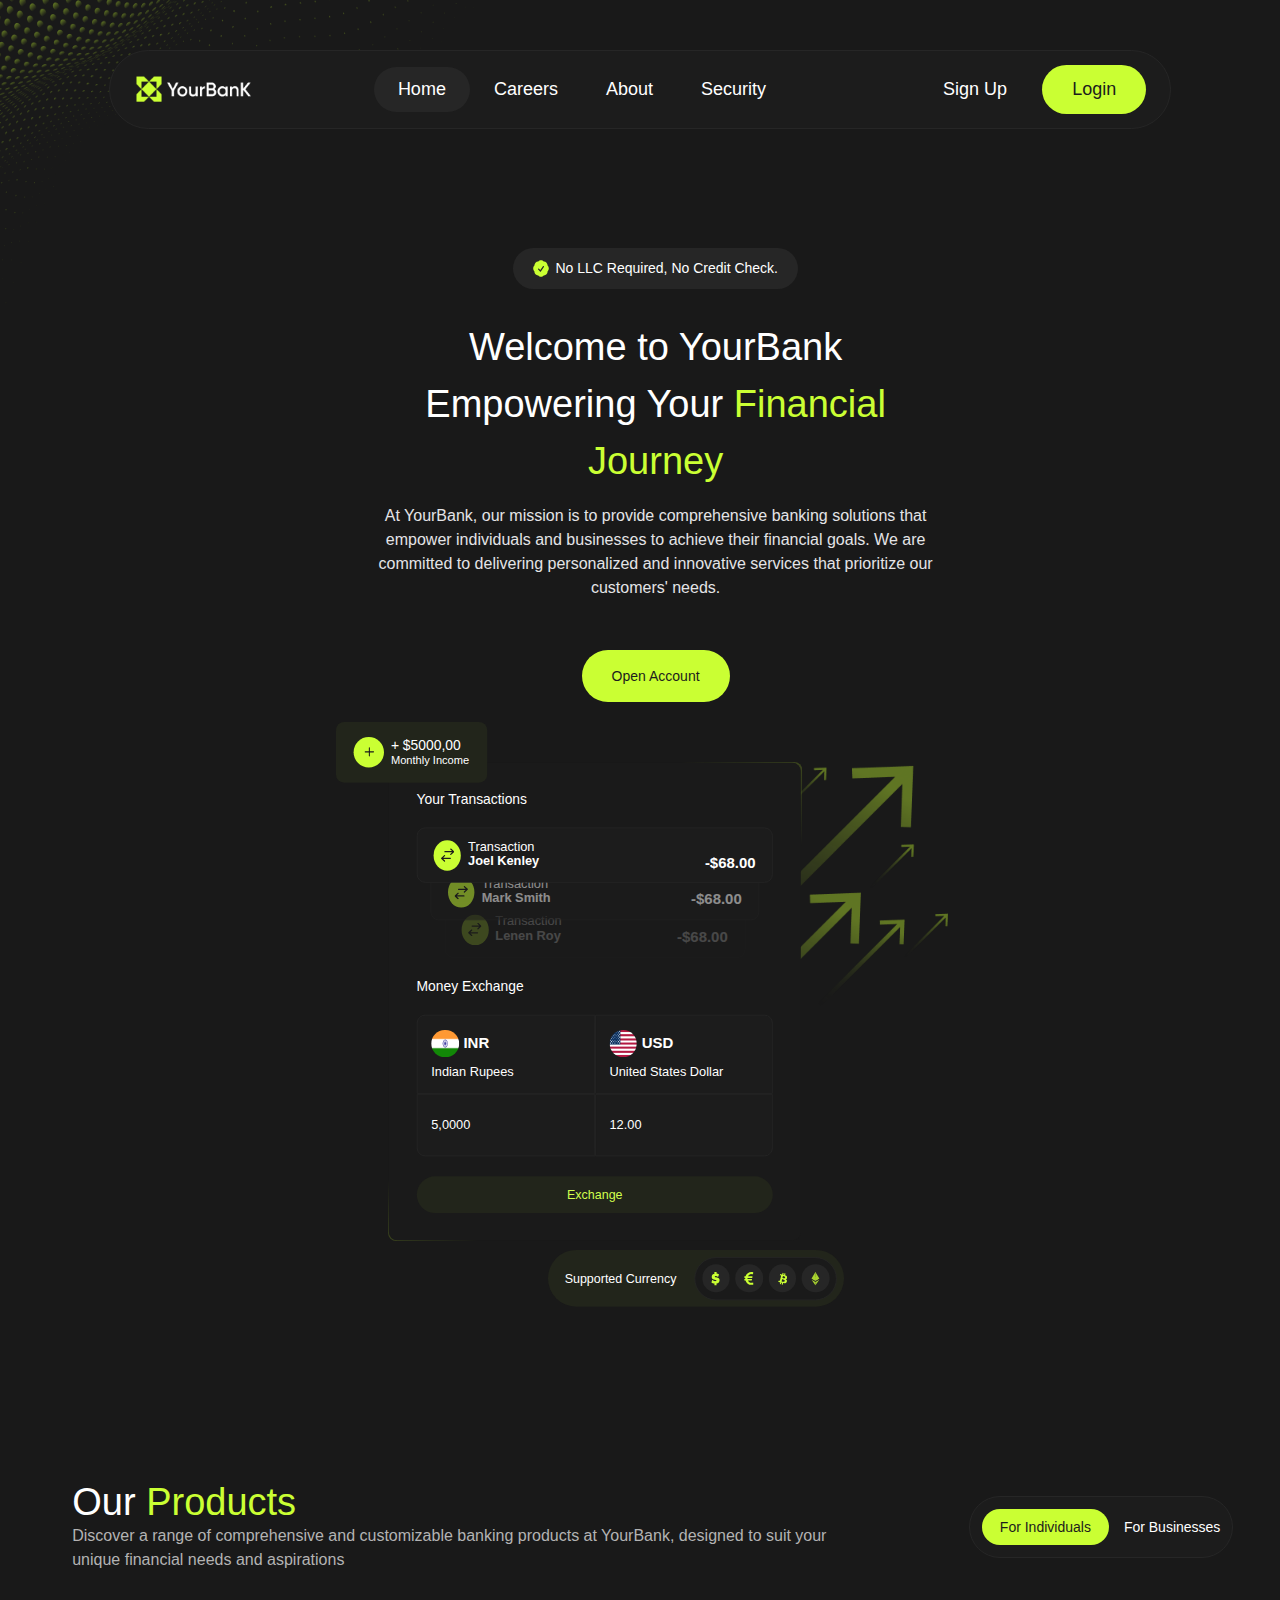
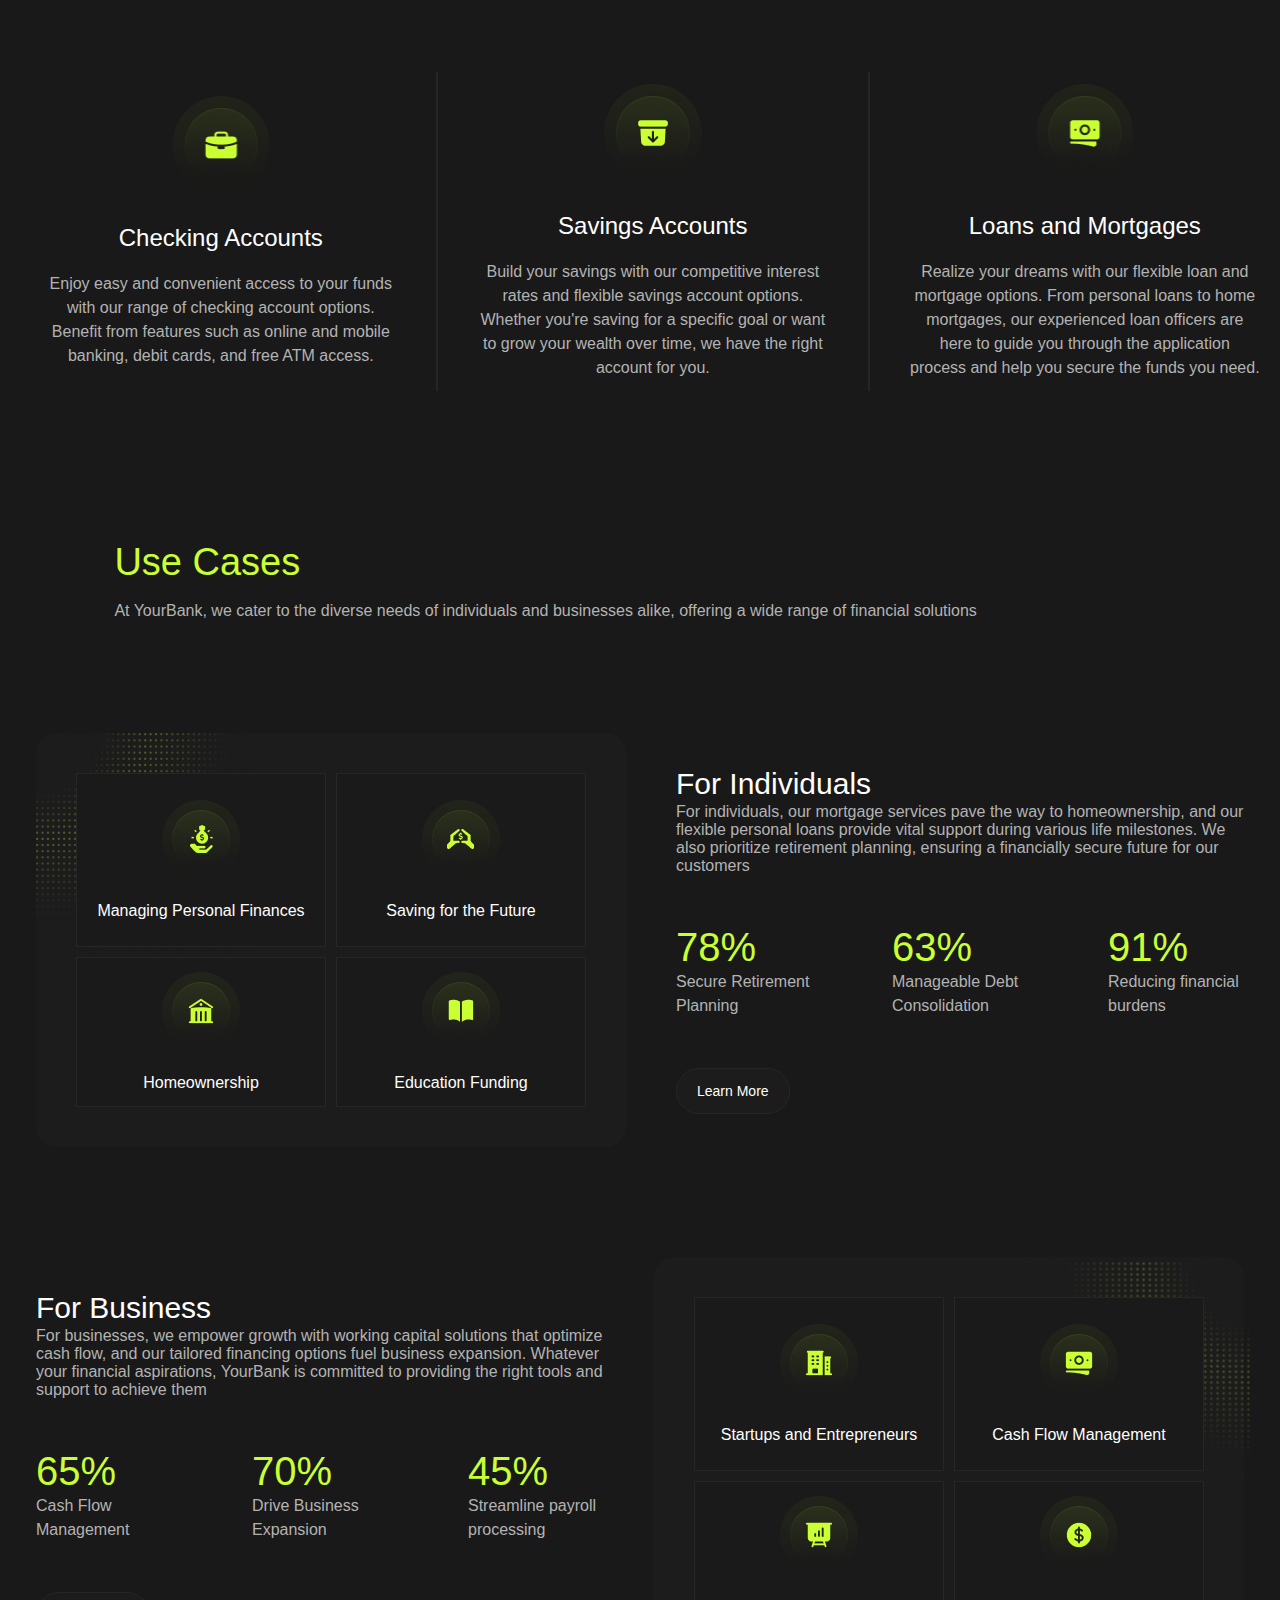
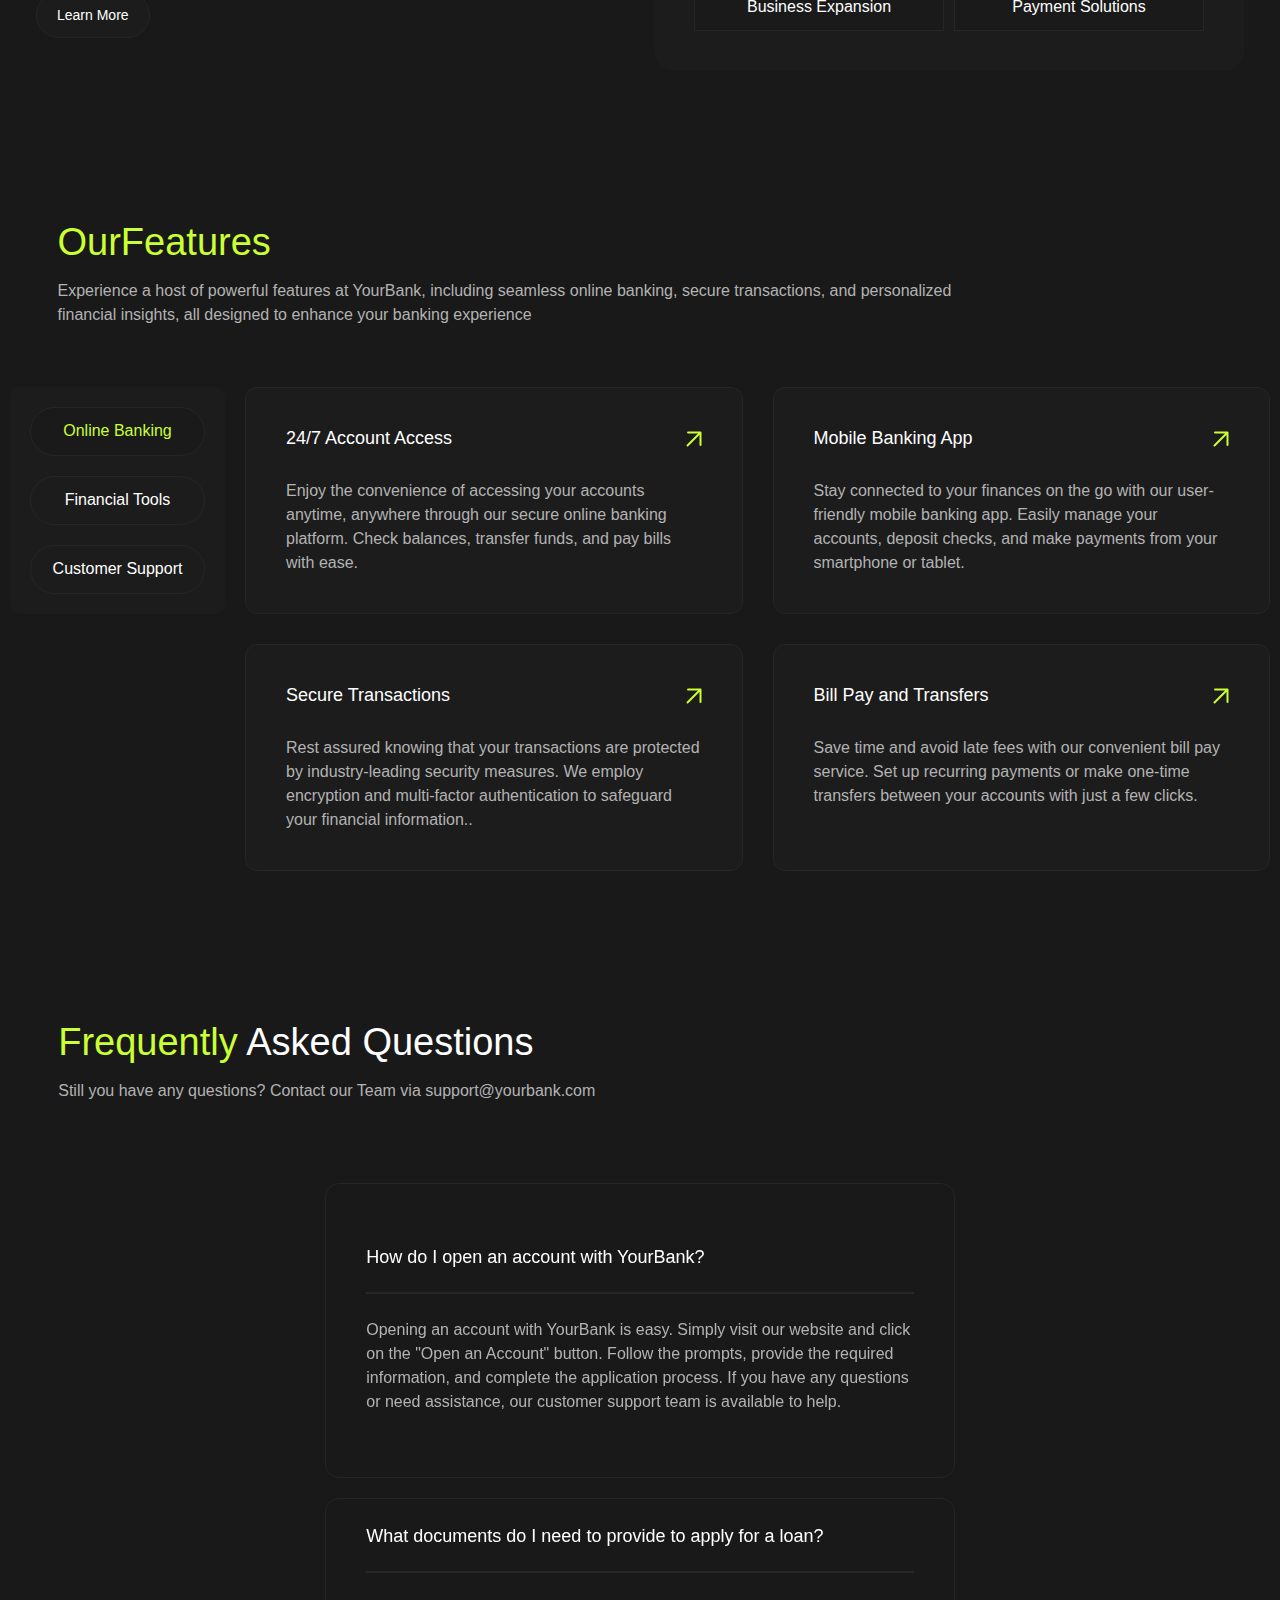
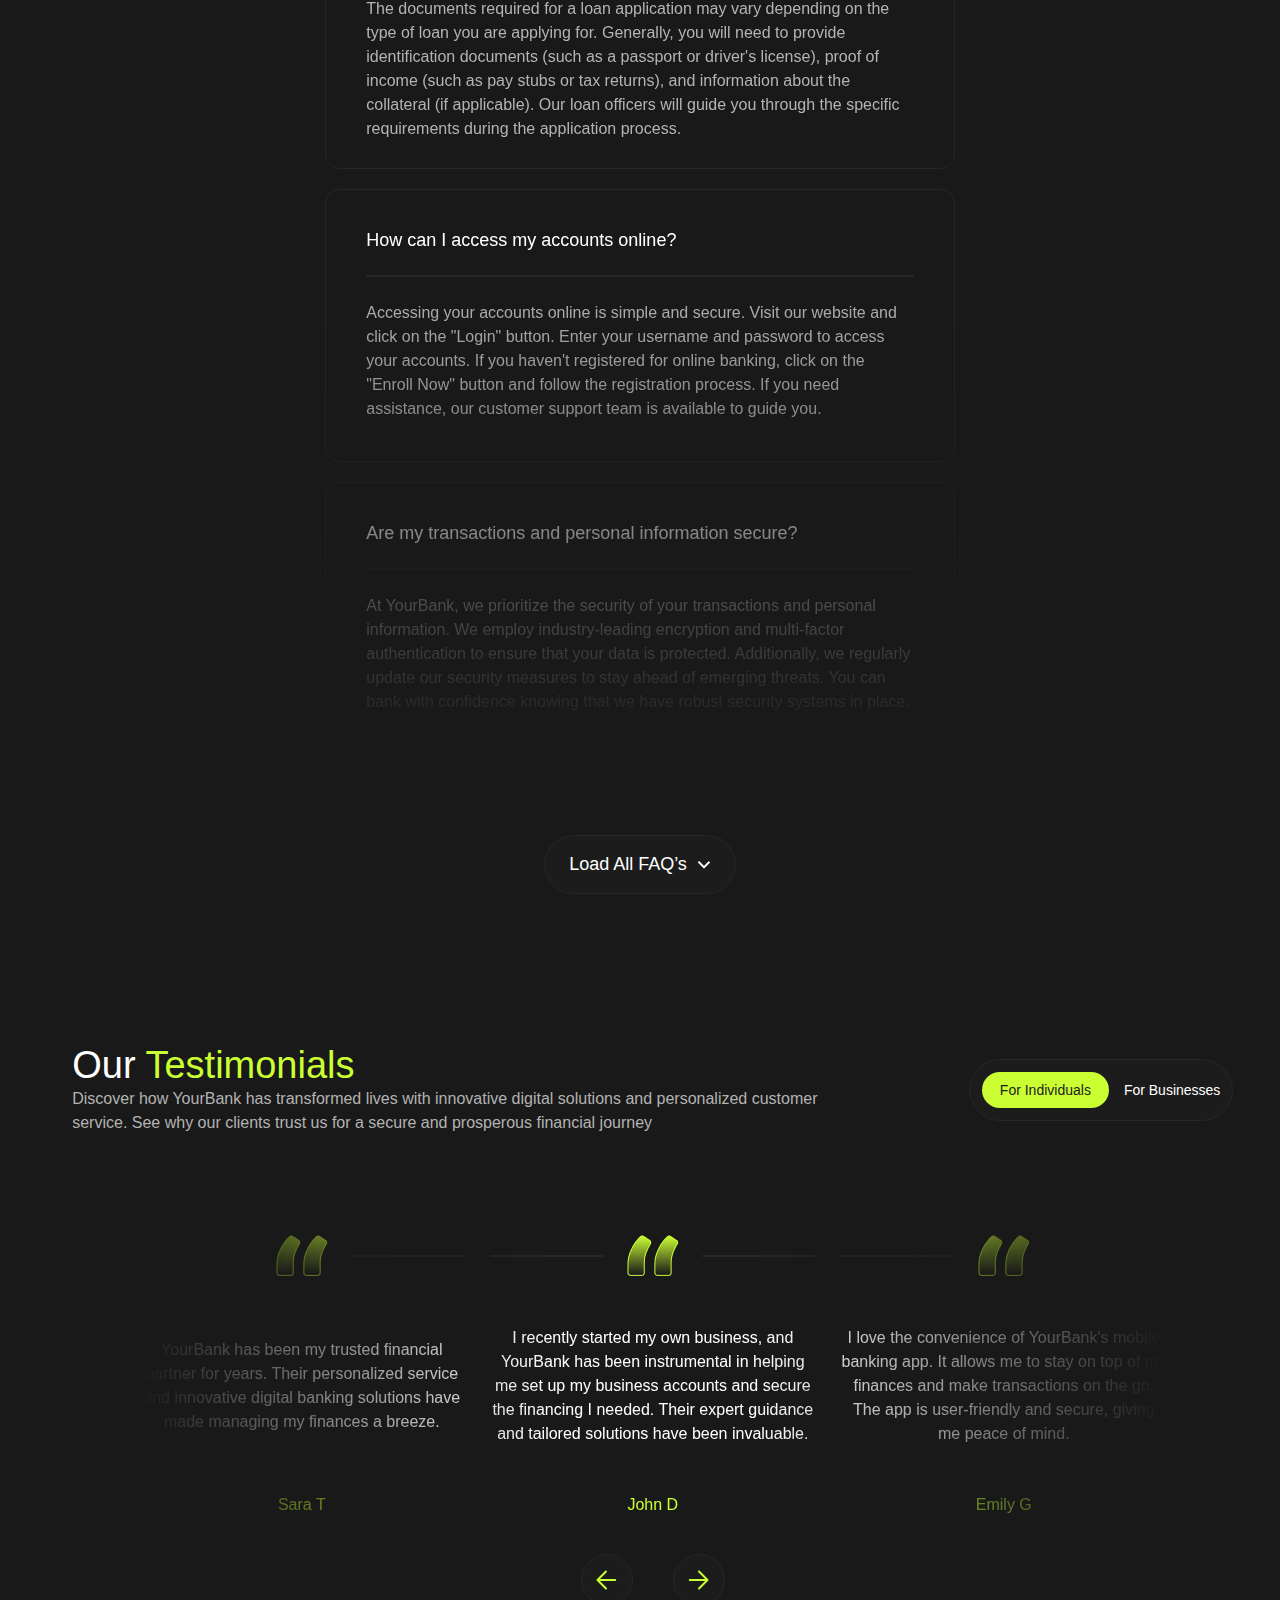
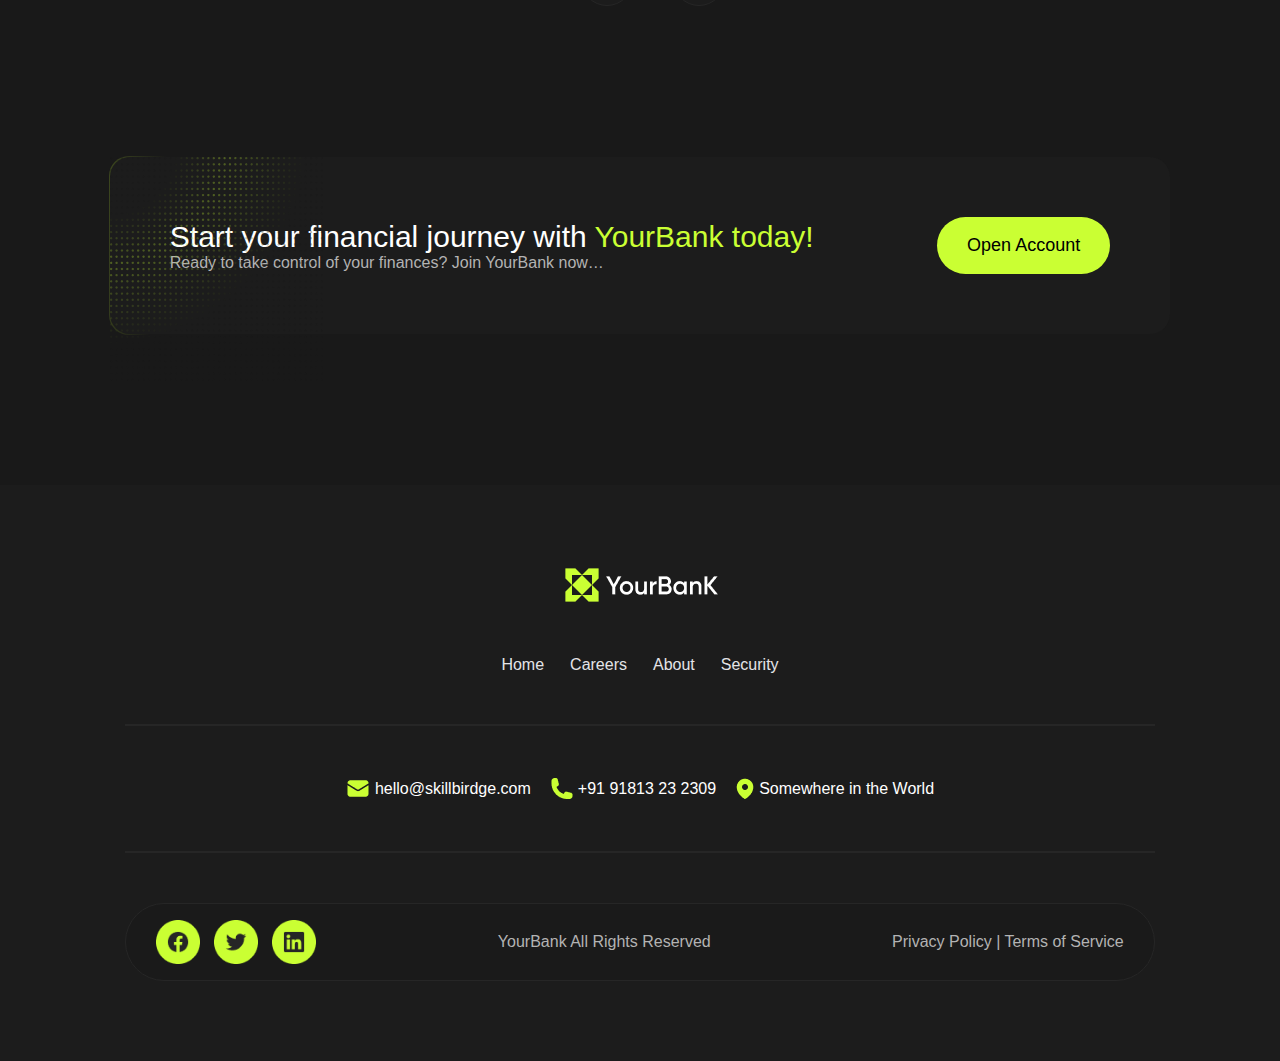
<file: index.html>
<!DOCTYPE html>
<html lang="en">

<head>
    <meta charset="UTF-8">
    <meta name="viewport" content="width=device-width, initial-scale=1.0">
    <link rel="stylesheet" href="style.css">
    <title>YourBanK</title>
</head>

<body>
    <img class="top-left" src="img/Group.png" alt="">
    <header>
        <div class="main">
            <img class="logo" src="img/Logo.png" alt="">
            <div class="center">
                <a href="#" style="background-color: #262626;">Home</a>
                <a href="Careers.html">Careers</a>
                <a href="About.html">About</a>
                <a href="Security.html">Security</a>
            </div>
            <div class="right">
                <a href="style.css">Sign Up</a>
                <a href="Login.html">Login</a>
            </div>
            <div class="burger">
                <img src="img/Vector (Stroke) (2).svg" alt="">
            </div>
        </div>
    </header>

    <main>
        <section class="main-sec-1">
            <div class="left">
                <div>
                    <img src="img/Subtract.svg" alt="">
                    <p>No LLC Required, No Credit Check.</p>
                </div>
                <h1>Welcome to YourBank
                    Empowering Your <span>Financial Journey</span></h1>
                <p>At YourBank, our mission is to provide comprehensive banking solutions that empower individuals and
                    businesses to achieve their financial goals. We are committed to delivering personalized and
                    innovative services that prioritize our customers' needs.</p>
                <button>Open Account</button>
            </div>

            <div class="rigth">
                <div class="main">
                    <div class="top">
                        <div>
                            <img src="img/Vector (Stroke).svg" alt="">
                        </div>
                        <div>
                            <h4>+ $5000,00</h4>
                            <p>Monthly Income</p>
                        </div>
                    </div>

                    <div class="super">
                        <div class="gradient-border">
                            <div class="center">
                                <p class="title">Your Transactions</p>
                                <div class="first">

                                    <div class="box" style="z-index: 2;">
                                        <div class="left">
                                            <img src="img/Vector (Stroke) (1).svg" alt="">
                                        </div>
                                        <div class="right">
                                            <p>Transaction</p>
                                            <div>
                                                <h4>Joel Kenley</h4>
                                                <h3>-$68.00</h3>
                                            </div>
                                        </div>
                                    </div>

                                    <div class="box" style="opacity: 0.5; width: 411px; top: -23px; z-index: 1;">
                                        <div class="left">
                                            <img src="img/Vector (Stroke) (1).svg" alt="">
                                        </div>
                                        <div class="right">
                                            <p>Transaction</p>
                                            <div>
                                                <h4>Mark Smith</h4>
                                                <h3>-$68.00</h3>
                                            </div>
                                        </div>
                                    </div>

                                    <div class="box" style="opacity: 0.2; width: 376px; z-index: 0; top: -46px;">
                                        <div class="left">
                                            <img src="img/Vector (Stroke) (1).svg" alt="">
                                        </div>
                                        <div class="right">
                                            <p>Transaction</p>
                                            <div>
                                                <h4>Lenen Roy</h4>
                                                <h3>-$68.00</h3>
                                            </div>
                                        </div>
                                    </div>
                                </div>

                                <p class="title" style="margin-top: -46px;">Money Exchange</p>
                                <div class="third">
                                    <div class="box" style="border-radius: 10.4px 0px 0px 0px;">
                                        <div>
                                            <img src="img/45905ff594ea81e4c2c6c594416c7c84aaa8808a.png" alt="">
                                            <h3>INR</h3>
                                        </div>
                                        <p>Indian Rupees</p>
                                    </div>
                                    <div class="box" style="border-radius: 0px 10.4px 0px 0px;">
                                        <div>
                                            <img src="img/a01eea12d3daa0fcd19530033b290ecec2f531e7.png" alt="">
                                            <h3>USD</h3>
                                        </div>
                                        <p>United States Dollar</p>
                                    </div>
                                    <div class="box" style="border-radius: 0px 0px 0px 10.4px;">5,0000</div>
                                    <div class="box" style="border-radius: 0px 0px 10.4px 0px;">12.00</div>
                                </div>
                                <button>Exchange</button>
                            </div>
                        </div>
                        <img class="arrows" src="img/Abstract Design.png" alt="">
                    </div>


                    <div class="lsat">
                        <p>Supported Currency</p>
                        <div class="main">
                            <div>
                                <img src="img/Shape.svg" alt="">
                            </div>
                            <div>
                                <img src="img/Shape (1).svg" alt="">
                            </div>
                            <div>
                                <img src="img/Shape (2).svg" alt="">
                            </div>
                            <div>
                                <img src="img/Group.svg" alt="">
                            </div>
                        </div>
                    </div>
                </div>
            </div>
        </section>

        <section class="main-sec-2">
            <div class="top">
                <div class="left">
                    <h1>Our <span>Products</span></h1>
                    <p>Discover a range of comprehensive and customizable banking products at YourBank, designed to suit
                        your unique financial needs and aspirations</p>
                </div>
                <div class="right">
                    <div>For Individuals</div>
                    <div>For Businesses</div>
                </div>
            </div>

            <div class="bottom">
                <div class="box first">
                    <img src="img/Icon Container (1).png" alt="">
                    <h3>Checking Accounts</h3>
                    <p>Enjoy easy and convenient access to your funds with our range of checking account options.
                        Benefit from features such as online and mobile banking, debit cards, and free ATM access.</p>
                </div>

                <div class="line line1"></div>

                <div class="box second">
                    <img src="img/Icon Container (2).png" alt="">
                    <h3>Savings Accounts</h3>
                    <p>Build your savings with our competitive interest rates and flexible savings account options.
                        Whether you're saving for a specific goal or want to grow your wealth over time, we have the
                        right account for you.</p>
                </div>

                <div class="line line2"></div>

                <div class="box third">
                    <img src="img/Icon Container (3).png" alt="">
                    <h3>Loans and Mortgages</h3>
                    <p>Realize your dreams with our flexible loan and mortgage options. From personal loans to home
                        mortgages, our experienced loan officers are here to guide you through the application process
                        and help you secure the funds you need.</p>
                </div>
            </div>
        </section>

        <section class="main-sec-3">
            <div class="top">
                <div>
                    <h1>Use Cases</h1>
                    <p>At YourBank, we cater to the diverse needs of individuals and businesses alike, offering a wide
                        range of financial solutions</p>
                </div>
                <div></div>
            </div>

            <div class="center content">
                <div class="left">
                    <img class="bk" src="img/Abstract Design (1).png" alt="">
                    <div>
                        <img src="img/Icon Container (4).png" alt="">
                        <p>Managing Personal Finances</p>
                    </div>
                    <div>
                        <img src="img/Icon Container (5).png" alt="">
                        <p>Saving for the Future</p>
                    </div>
                    <div>
                        <img src="img/Icon Container (6).png" alt="">
                        <p>Homeownership</p>
                    </div>
                    <div>
                        <img src="img/Icon Container (7).png" alt="">
                        <p>Education Funding</p>
                    </div>
                </div>

                <div class="right">
                    <h3>For Individuals</h3>
                    <p>For individuals, our mortgage services pave the way to homeownership, and our flexible personal
                        loans provide vital support during various life milestones. We also prioritize retirement
                        planning, ensuring a financially secure future for our customers</p>
                    <div class="boxs">
                        <div>
                            <h1>78%</h1>
                            <p>Secure Retirement Planning</p>
                        </div>
                        <div>
                            <h1>63%</h1>
                            <p>Manageable Debt Consolidation</p>
                        </div>
                        <div>
                            <h1>91%</h1>
                            <p>Reducing financial burdens</p>
                        </div>
                    </div>
                    <button>Learn More</button>
                </div>
            </div>

            <div class="bottom content">
                <div class="left">
                    <img class="bk" src="img/Abstract Design (1).png" alt="">
                    <div>
                        <img src="img/Icon Container (8).png" alt="">
                        <p>Startups and Entrepreneurs</p>
                    </div>
                    <div>
                        <img src="img/Icon Container (9).png" alt="">
                        <p>Cash Flow Management</p>
                    </div>
                    <div>
                        <img src="img/Icon Container (10).png" alt="">
                        <p>Business Expansion</p>
                    </div>
                    <div>
                        <img src="img/Icon Container (11).png" alt="">
                        <p>Payment Solutions</p>
                    </div>
                </div>

                <div class="right">
                    <h3>For Business</h3>
                    <p> For businesses, we empower growth with working capital solutions that optimize cash flow, and
                        our tailored financing options fuel business expansion. Whatever your financial aspirations,
                        YourBank is committed to providing the right tools and support to achieve them</p>
                    <div class="boxs">
                        <div>
                            <h1>65%</h1>
                            <p>Cash Flow Management</p>
                        </div>
                        <div>
                            <h1>70%</h1>
                            <p>Drive Business Expansion</p>
                        </div>
                        <div>
                            <h1>45%</h1>
                            <p>Streamline payroll processing</p>
                        </div>
                    </div>
                    <button>Learn More</button>
                </div>
            </div>

        </section>

        <section class="main-sec-4">
            <div class="top">
                <div>
                    <h1>Our<span>Features</span></h1>
                    <p>Experience a host of powerful features at YourBank, including seamless online banking, secure
                        transactions, and personalized financial insights, all designed to enhance your banking
                        experience
                    </p>
                </div>

                <div></div>
            </div>


            <div class="bottom">
                <div class="aside">
                    <button>Online Banking</button>
                    <button>Financial Tools</button>
                    <button>Customer Support</button>
                </div>

                <div class="boxs">

                    <div class="box">
                        <div>
                            <h4>24/7 Account Access</h4>
                            <img src="img/Vector.svg" alt="">
                        </div>
                        <p>Enjoy the convenience of accessing your accounts anytime, anywhere through our secure online
                            banking platform. Check balances, transfer funds, and pay bills with ease.</p>
                    </div>

                    <div class="box">
                        <div>
                            <h4>Mobile Banking App</h4>
                            <img src="img/Vector.svg" alt="">
                        </div>
                        <p>Stay connected to your finances on the go with our user-friendly mobile banking app. Easily
                            manage your accounts, deposit checks, and make payments from your smartphone or tablet.</p>
                    </div>

                    <div class="box">
                        <div>
                            <h4>Secure Transactions</h4>
                            <img src="img/Vector.svg" alt="">
                        </div>
                        <p>Rest assured knowing that your transactions are protected by industry-leading security
                            measures. We employ encryption and multi-factor authentication to safeguard your financial
                            information..</p>
                    </div>

                    <div class="box">

                        <div>
                            <h4>Bill Pay and Transfers</h4>
                            <img src="img/Vector.svg" alt="">
                        </div>
                        <p>Save time and avoid late fees with our convenient bill pay service. Set up recurring payments
                            or make one-time transfers between your accounts with just a few clicks.</p>
                    </div>
                </div>
            </div>
        </section>

        <section class="main-sec-5">
            <div class="top">
                <div>
                    <h1><span>Frequently</span> Asked Questions</h1>
                    <p>Still you have any questions? Contact our Team via support@yourbank.com</p>
                </div>
                <div></div>
            </div>


            <div class="bottom">
                <div class="box">
                    <h4>How do I open an account with YourBank?</h4>
                    <div class="line"></div>
                    <p>Opening an account with YourBank is easy. Simply visit our website and click on the "Open an
                        Account"
                        button. Follow the prompts, provide the required information, and complete the application
                        process.
                        If you have any questions or need assistance, our customer support team is available to help.
                    </p>
                </div>
                <div class="box">
                    <h4>What documents do I need to provide to apply for a loan?</h4>
                    <div class="line"></div>
                    <p>The documents required for a loan application may vary depending on the type of loan you are
                        applying
                        for. Generally, you will need to provide identification documents (such as a passport or
                        driver's
                        license), proof of income (such as pay stubs or tax returns), and information about the
                        collateral
                        (if applicable). Our loan officers will guide you through the specific requirements during the
                        application process.</p>
                </div>
                <div class="box">
                    <h4>How can I access my accounts online?</h4>
                    <div class="line"></div>
                    <p>Accessing your accounts online is simple and secure. Visit our website and click on the "Login"
                        button. Enter your username and password to access your accounts. If you haven't registered for
                        online banking, click on the "Enroll Now" button and follow the registration process. If you
                        need
                        assistance, our customer support team is available to guide you.</p>
                </div>
                <div class="box">
                    <h4>Are my transactions and personal information secure?</h4>
                    <div class="line"></div>
                    <p>At YourBank, we prioritize the security of your transactions and personal information. We employ
                        industry-leading encryption and multi-factor authentication to ensure that your data is
                        protected.
                        Additionally, we regularly update our security measures to stay ahead of emerging threats. You
                        can
                        bank with confidence knowing that we have robust security systems in place.</p>
                </div>
            </div>


            <button>Load All FAQ’s <img src="img/Vector 9.png" alt=""></button>
        </section>

        <section class="main-sec-6">
            <div class="top">
                <div class="left">
                    <h1>Our <span>Testimonials</span></h1>
                    <p>Discover how YourBank has transformed lives with innovative digital solutions and personalized
                        customer service. See why our clients trust us for a secure and prosperous financial journey</p>
                </div>
                <div class="right">
                    <div>For Individuals</div>
                    <div>For Businesses</div>
                </div>
            </div>


            <div class="bottom">
                <div class="arrow first">
                    <img src="img/Vector (1).svg" alt="">
                </div>

                <div class="main">
                    <div class="box left">
                        <div>
                            <div class="line"></div>
                            <img src="img/Text.png" alt="">
                            <div class="line"></div>
                        </div>
                        <p>YourBank has been my trusted financial partner for years. Their personalized service and
                            innovative digital banking solutions have made managing my finances a breeze.</p>
                        <h6>Sara T</h6>
                    </div>

                    <div class="box">
                        <div>
                            <div class="line"></div>
                            <img src="img/Text.png" alt="">
                            <div class="line"></div>
                        </div>
                        <p>I recently started my own business, and YourBank has been instrumental in helping me set up
                            my business accounts and secure the financing I needed. Their expert guidance and tailored
                            solutions have been invaluable.</p>
                        <h6>John D</h6>
                    </div>

                    <div class="box rigth">
                        <div>
                            <div class="line"></div>
                            <img src="img/Text.png" alt="">
                            <div class="line"></div>
                        </div>
                        <p>I love the convenience of YourBank's mobile banking app. It allows me to stay on top of my
                            finances and make transactions on the go. The app is user-friendly and secure, giving me
                            peace of mind.</p>
                        <h6>Emily G</h6>
                    </div>
                </div>

                <div class="arrow second">
                    <img src="img/Vector (1).svg" alt="" style="transform: rotate(180deg);">
                </div>
            </div>
        </section>

        <section class="main-sec-7">
            <div class="gradient-border">
                <div class="main">
                    <img src="img/Abstract Design (1).png" alt="">
                    <div>
                        <h1>Start your financial journey with <span>YourBank today!</span></h1>
                        <p>Ready to take control of your finances? Join YourBank now…</p>
                    </div>
                    <button>Open Account</button>
                </div>
            </div>
        </section>

    </main>

    <footer>
        <img class="logo" src="img/Logo.png" alt="">
        <div class="top">
            <a href="#">Home</a>
            <a href="Careers.html">Careers</a>
            <a href="About.html">About</a>
            <a href="Security.html">Security</a>
        </div>
        <div class="line"></div>
        <div class="center">
            <h4><img src="img/Icon.png" alt="">hello@skillbirdge.com</h4>
            <h4><img src="img/Vector (Stroke) (2).png" alt="">+91 91813 23 2309</h4>
            <h4><img src="img/Subtract.png" alt="">Somewhere in the World</h4>
        </div>
        <div class="line"></div>
        <div class="bottom">
            <div>
                <img src="img/Button.png" alt="">
                <img src="img/Button (1).png" alt="">
                <img src="img/Button (2).png" alt="">
            </div>
            <p class="first">YourBank All Rights Reserved</p>
            <p class="second">Privacy Policy | Terms of Service</p>
        </div>
    </footer>

</body>

</html>
</file>
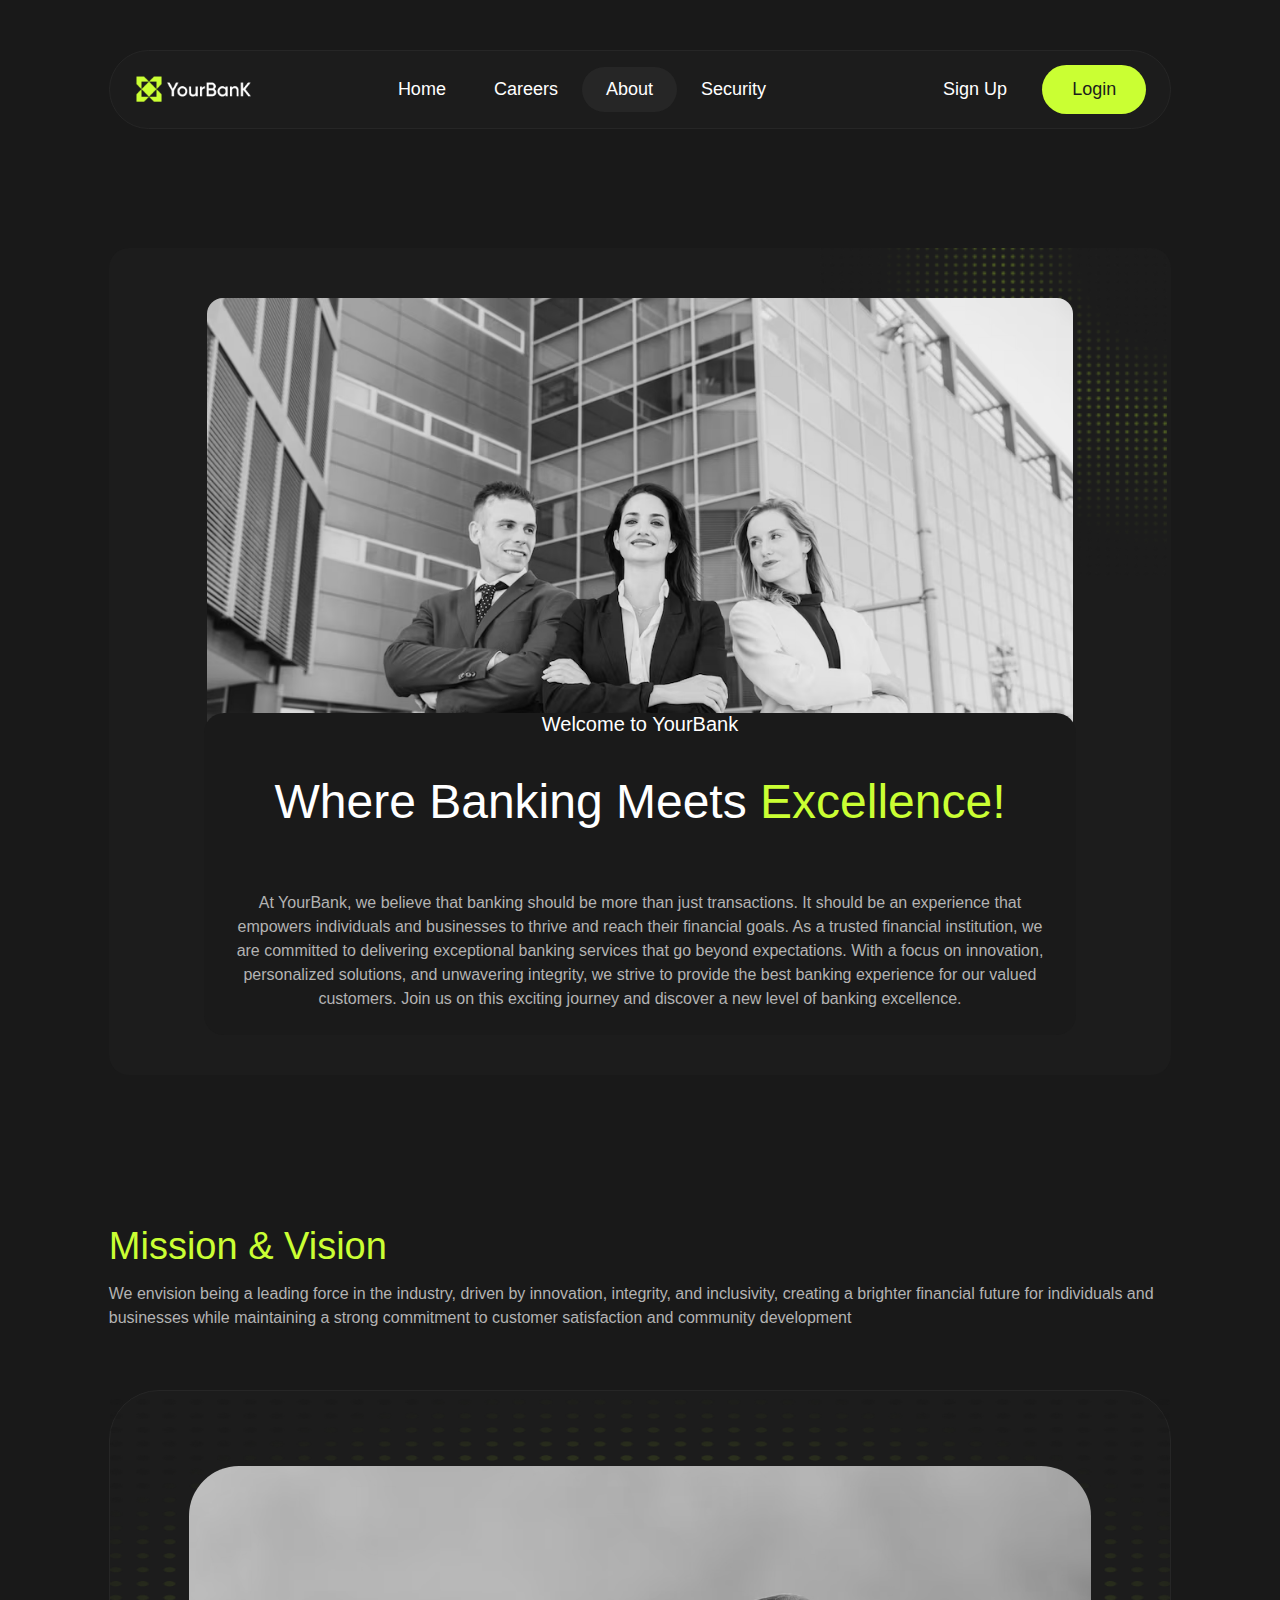
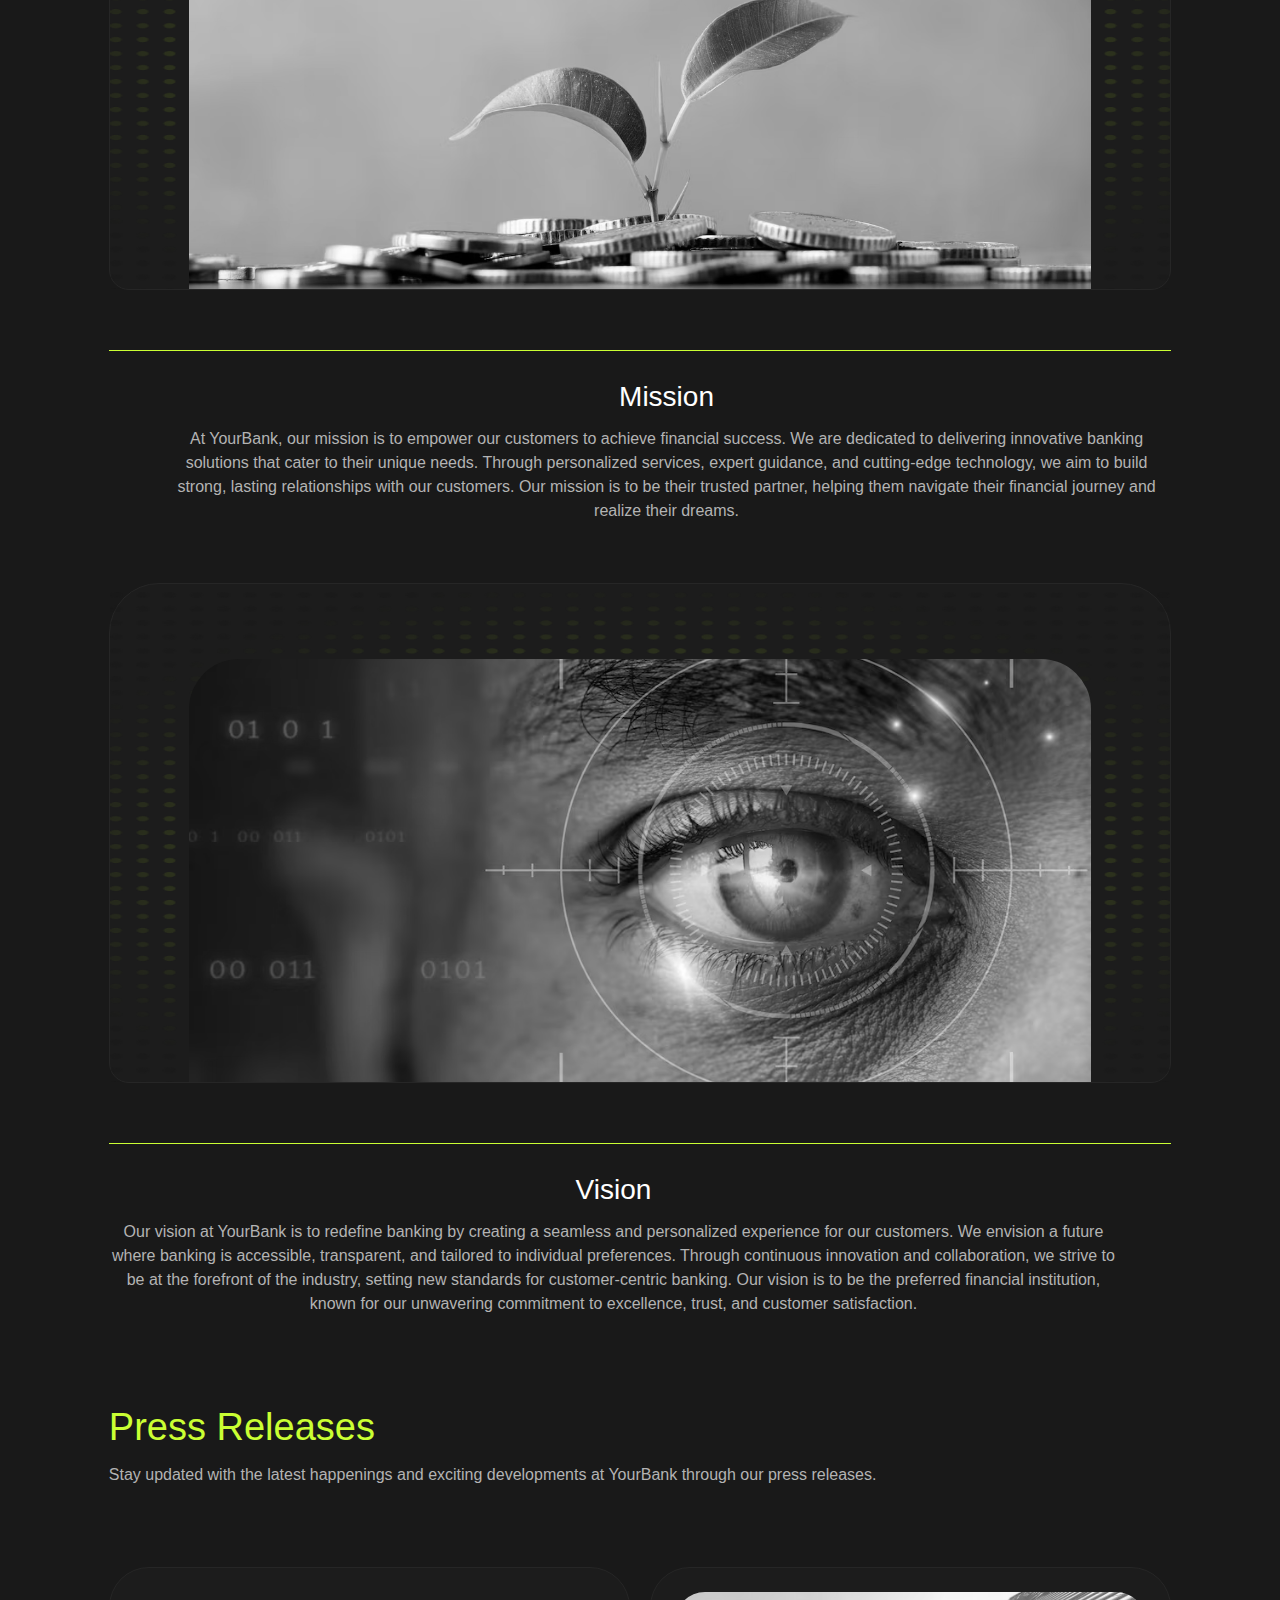
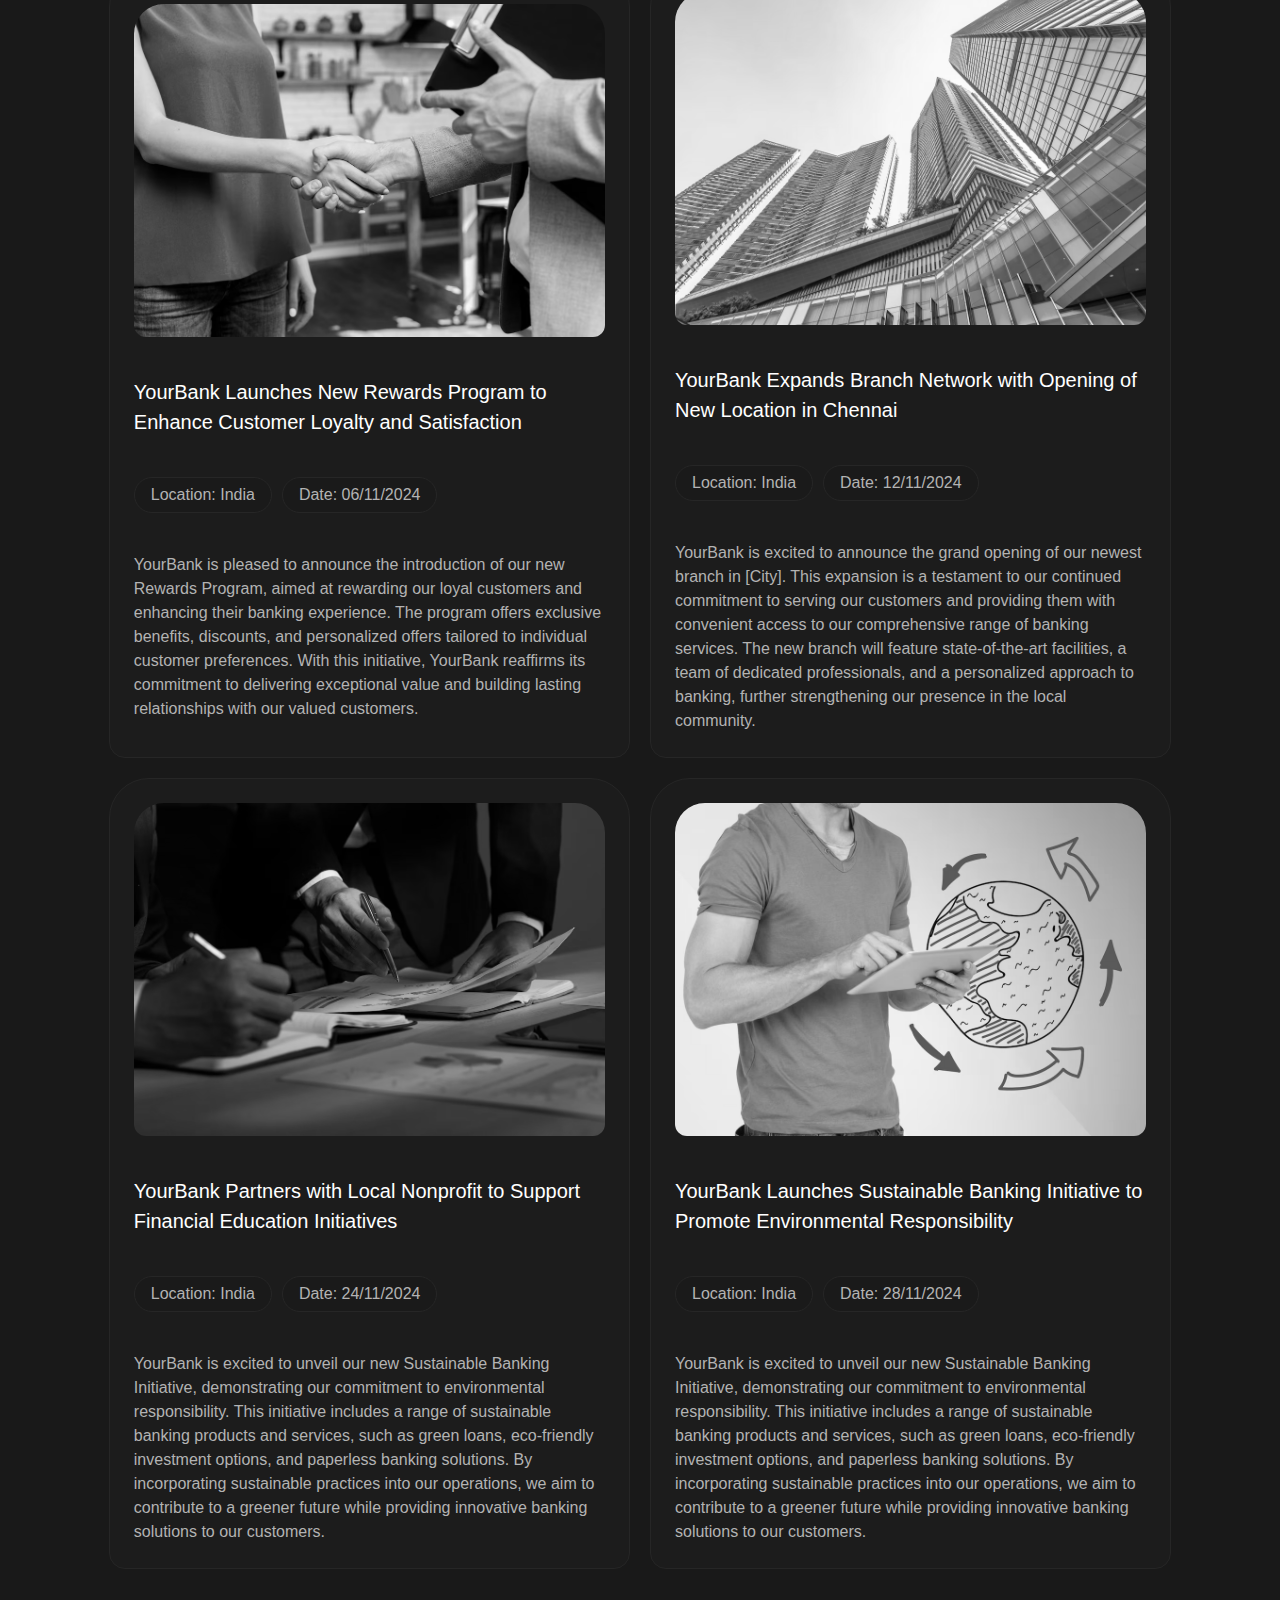
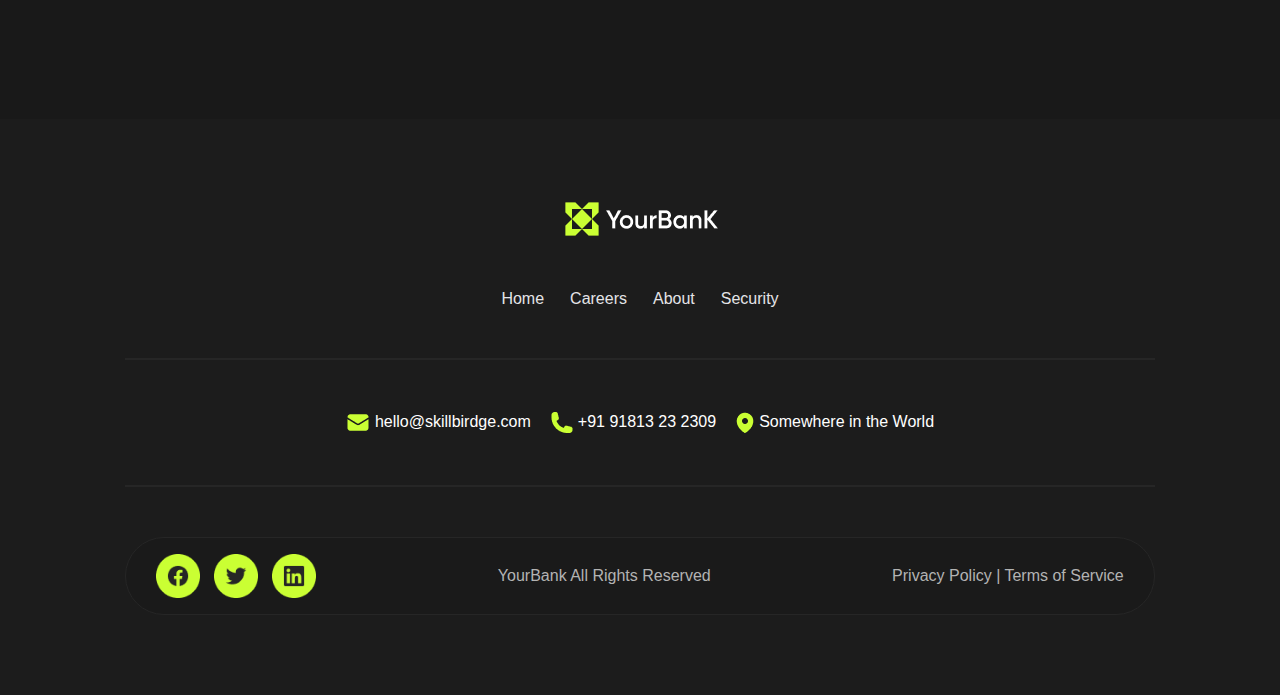
<file: About.html>
<!DOCTYPE html>
<html lang="en">

<head>
    <meta charset="UTF-8">
    <meta name="viewport" content="width=device-width, initial-scale=1.0">
    <link rel="stylesheet" href="style.css">
    <title>Document</title>
</head>

<body>
    <header>
        <div class="main">
            <img class="logo" src="img/Logo.png" alt="">
            <div class="center">
                <a href="index.html">Home</a>
                <a href="Careers.html">Careers</a>
                <a href="#" style="background-color: #262626;">About</a>
                <a href="Security.html">Security</a>
            </div>
            <div class="right">
                <a href="SignUp.html">Sign Up</a>
                <a href="Login.html">Login</a>
            </div>
            <div class="burger">
                <img src="img/Vector (Stroke) (2).svg" alt="">
            </div>
        </div>
    </header>

    <main>

        <section class="main-2-sec-1">
            <div class="main">
                <img class="bk" src="img/Abstract Design (1).png" alt="">
                <div>
                    <h4>Welcome to YourBank</h4>
                    <h1>Where Banking Meets <span>Excellence!</span></h1>
                    <p>At YourBank, we believe that banking should be more than just transactions. It should be an
                        experience that empowers individuals and businesses to thrive and reach their financial goals.
                        As a trusted financial institution, we are committed to delivering exceptional banking services
                        that go beyond expectations. With a focus on innovation, personalized solutions, and unwavering
                        integrity, we strive to provide the best banking experience for our valued customers. Join us on
                        this exciting journey and discover a new level of banking excellence.</p>
                </div>
                <div>
                    <img class="photo" src="img/15506fecd154769b310bac68928c1b487012314d.png" alt="">
                </div>
            </div>
        </section>

        <section class="main-3-sec-1">
            <div class="top">
                <h1>Mission & Vision</h1>
                <p>We envision being a leading force in the industry, driven by innovation, integrity, and inclusivity,
                    creating a brighter financial future for individuals and businesses while maintaining a strong
                    commitment to customer satisfaction and community development</p>
            </div>

            <div class="bottom">
                <div class="main1" style="margin-top: 60px;">
                    <div class="left">
                        <img src="img/Abstract Design (2).png" alt="">
                        <img src="img/f3fa1e54c22571d8343bdf6f725670c25cc6b510.png" alt="">
                    </div>

                    <div class="right" style="padding-left: 5%;">
                        <h4>Mission</h4>
                        <p>At YourBank, our mission is to empower our customers to achieve financial success. We are
                            dedicated to delivering innovative banking solutions that cater to their unique needs.
                            Through
                            personalized services, expert guidance, and cutting-edge technology, we aim to build strong,
                            lasting relationships with our customers. Our mission is to be their trusted partner,
                            helping
                            them navigate their financial journey and realize their dreams.</p>
                    </div>
                </div>

                <div class="main2">
                    <div class="right" style=" padding-right: 5%;">
                        <h4>Vision</h4>
                        <p>Our vision at YourBank is to redefine banking by creating a seamless and personalized
                            experience
                            for our customers. We envision a future where banking is accessible, transparent, and
                            tailored
                            to individual preferences. Through continuous innovation and collaboration, we strive to be
                            at
                            the forefront of the industry, setting new standards for customer-centric banking. Our
                            vision is
                            to be the preferred financial institution, known for our unwavering commitment to
                            excellence,
                            trust, and customer satisfaction.</p>
                    </div>

                    <div class="left">
                        <img src="img/Abstract Design (2).png" alt="" style="left: 0; top: 0;">
                        <img src="img/87d5b2a831d880ec54ee4c977c5d8b5536f7edcf.png" alt="">
                    </div>
                </div>
            </div>

        </section>

        <section class="main-3-sec-2">
            <div class="top">
                <h1>Press Releases</h1>
                <p>Stay updated with the latest happenings and exciting developments at YourBank through our press
                    releases.</p>
            </div>

            <div class="bottom">
                <div class="main">
                    <img src="img/8ea2d52aed9b130ddb4edb2e78fa37f54c0d897d.png" alt="">
                    <h4>YourBank Launches New Rewards Program to Enhance Customer Loyalty and Satisfaction</h4>
                    <div class="box">
                        <div>Location: India</div>
                        <div>Date: 06/11/2024</div>
                    </div>
                    <p>YourBank is pleased to announce the introduction of our new Rewards Program, aimed at rewarding
                        our loyal customers and enhancing their banking experience. The program offers exclusive
                        benefits, discounts, and personalized offers tailored to individual customer preferences. With
                        this initiative, YourBank reaffirms its commitment to delivering exceptional value and building
                        lasting relationships with our valued customers.</p>
                </div>

                <div class="main">
                    <img src="img/da8ce3adb58233f833b08cadac52fd4225bce6e1.png" alt="">
                    <h4>YourBank Expands Branch Network with Opening of New Location in Chennai</h4>
                    <div class="box">
                        <div>Location: India</div>
                        <div>Date: 12/11/2024</div>
                    </div>
                    <p>YourBank is excited to announce the grand opening of our newest branch in [City]. This expansion
                        is a testament to our continued commitment to serving our customers and providing them with
                        convenient access to our comprehensive range of banking services. The new branch will feature
                        state-of-the-art facilities, a team of dedicated professionals, and a personalized approach to
                        banking, further strengthening our presence in the local community.</p>
                </div>

                <div class="main">
                    <img src="img/32920d7e0abc4d996124a24e0c7615844bbd36a8.png" alt="">
                    <h4>YourBank Partners with Local Nonprofit to Support Financial Education Initiatives</h4>
                    <div class="box">
                        <div>Location: India</div>
                        <div>Date: 24/11/2024</div>
                    </div>
                    <p>YourBank is excited to unveil our new Sustainable Banking Initiative, demonstrating our
                        commitment to environmental responsibility. This initiative includes a range of sustainable
                        banking products and services, such as green loans, eco-friendly investment options, and
                        paperless banking solutions. By incorporating sustainable practices into our operations, we aim
                        to contribute to a greener future while providing innovative banking solutions to our customers.
                    </p>
                </div>

                <div class="main">
                    <img src="img/12451e127df87414e0cffd95d55a43780f329a30.png" alt="">
                    <h4>YourBank Launches Sustainable Banking Initiative to Promote Environmental Responsibility</h4>
                    <div class="box">
                        <div>Location: India</div>
                        <div>Date: 28/11/2024</div>
                    </div>
                    <p>YourBank is excited to unveil our new Sustainable Banking Initiative, demonstrating our
                        commitment to environmental responsibility. This initiative includes a range of sustainable
                        banking products and services, such as green loans, eco-friendly investment options, and
                        paperless banking solutions. By incorporating sustainable practices into our operations, we aim
                        to contribute to a greener future while providing innovative banking solutions to our customers.
                    </p>
                </div>
            </div>
        </section>

    </main>

    <footer>
        <img class="logo" src="img/Logo.png" alt="">
        <div class="top">
            <a href="index.html">Home</a>
            <a href="Careers.html">Careers</a>
            <a href="About.html">About</a>
            <a href="Security.html">Security</a>
        </div>
        <div class="line"></div>
        <div class="center">
            <h4><img src="img/Icon.png" alt="">hello@skillbirdge.com</h4>
            <h4><img src="img/Vector (Stroke) (2).png" alt="">+91 91813 23 2309</h4>
            <h4><img src="img/Subtract.png" alt="">Somewhere in the World</h4>
        </div>
        <div class="line"></div>
        <div class="bottom">
            <div>
                <img src="img/Button.png" alt="">
                <img src="img/Button (1).png" alt="">
                <img src="img/Button (2).png" alt="">
            </div>
            <p class="first">YourBank All Rights Reserved</p>
            <p class="second">Privacy Policy | Terms of Service</p>
        </div>
    </footer>
</body>

</html>
</file>
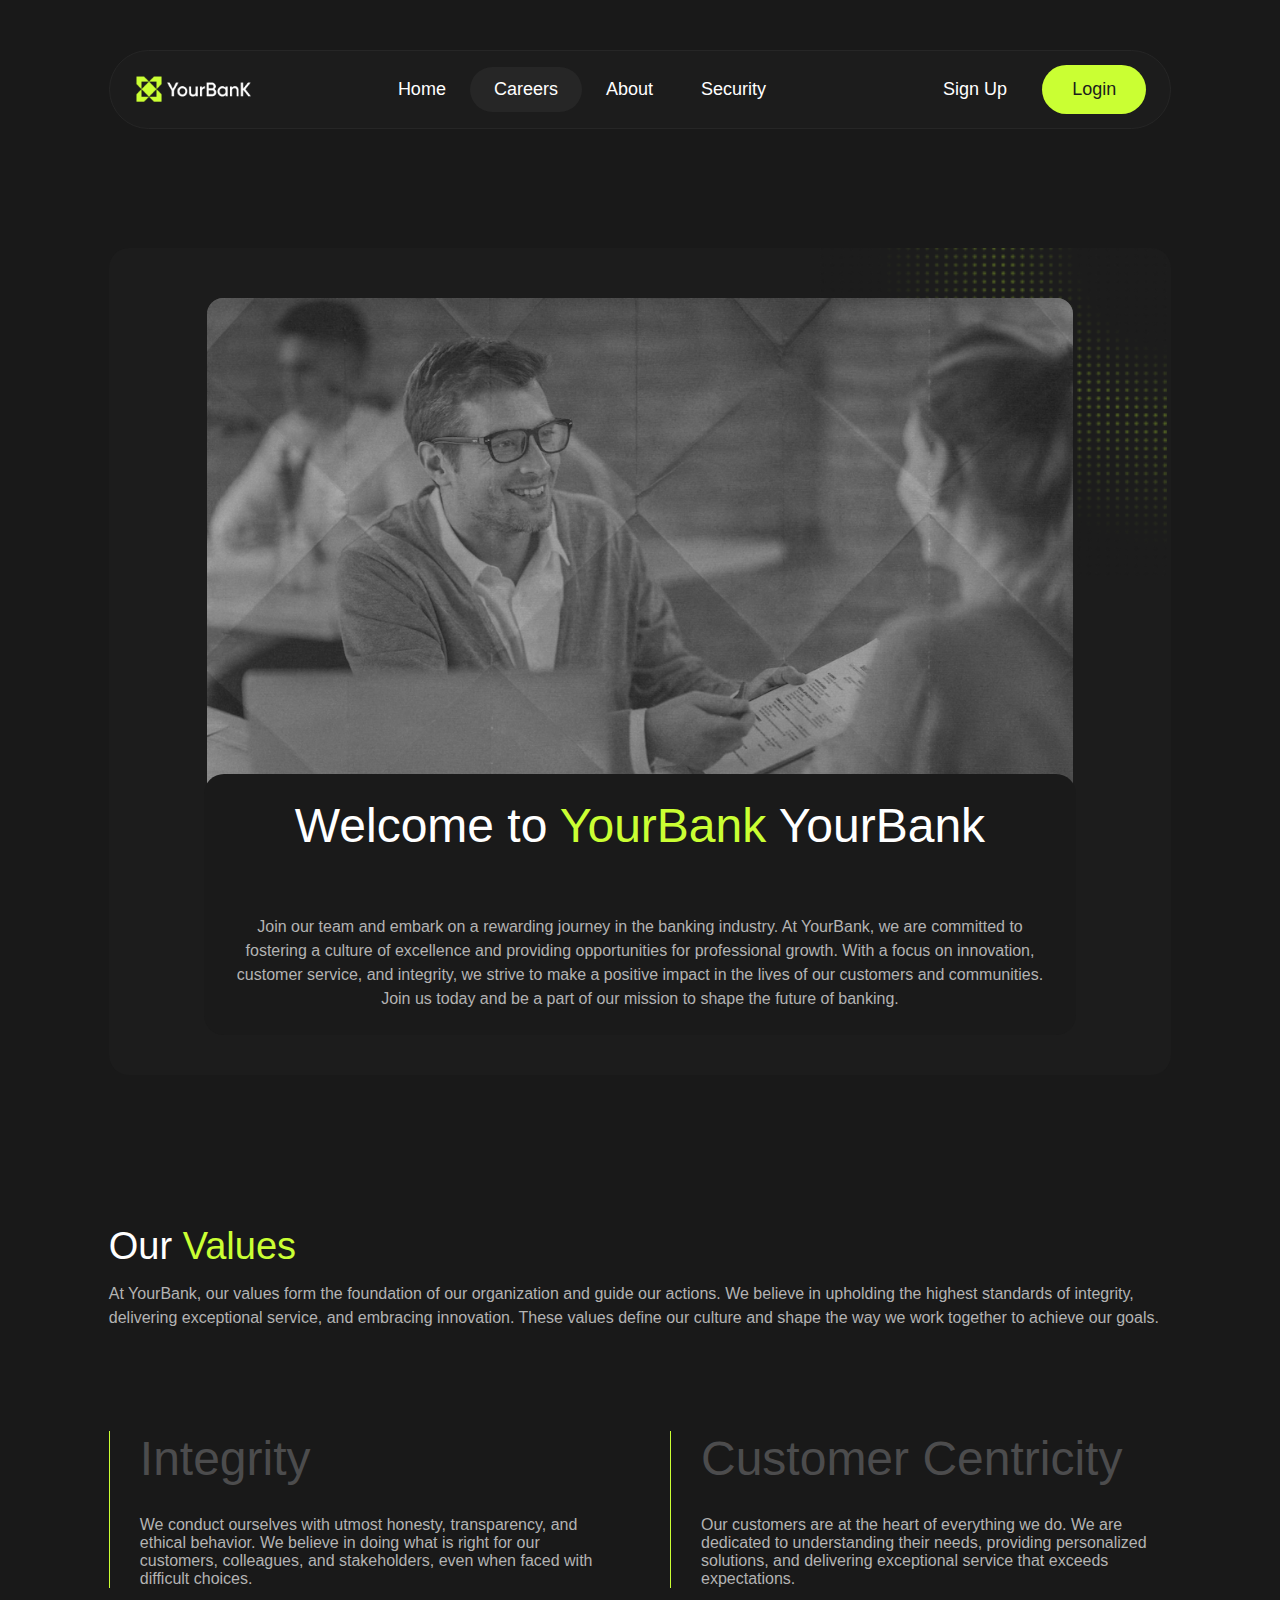
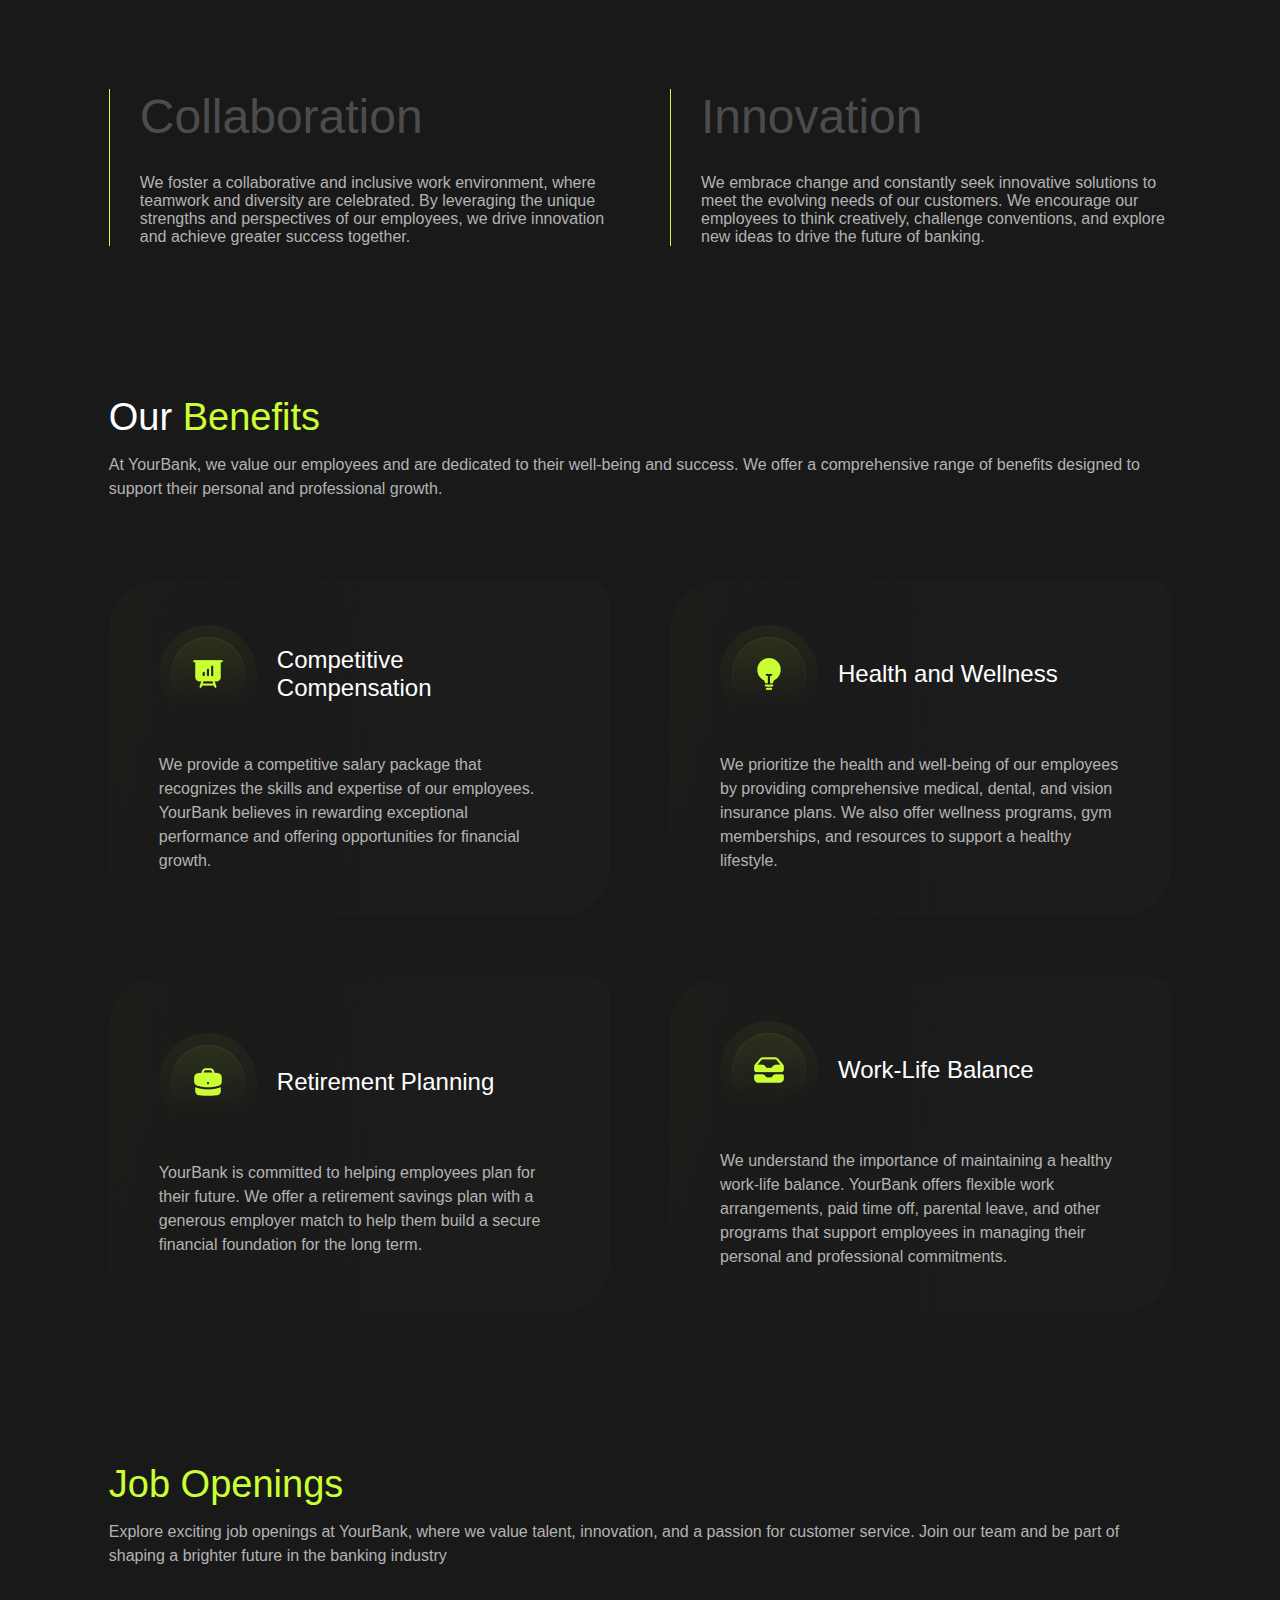
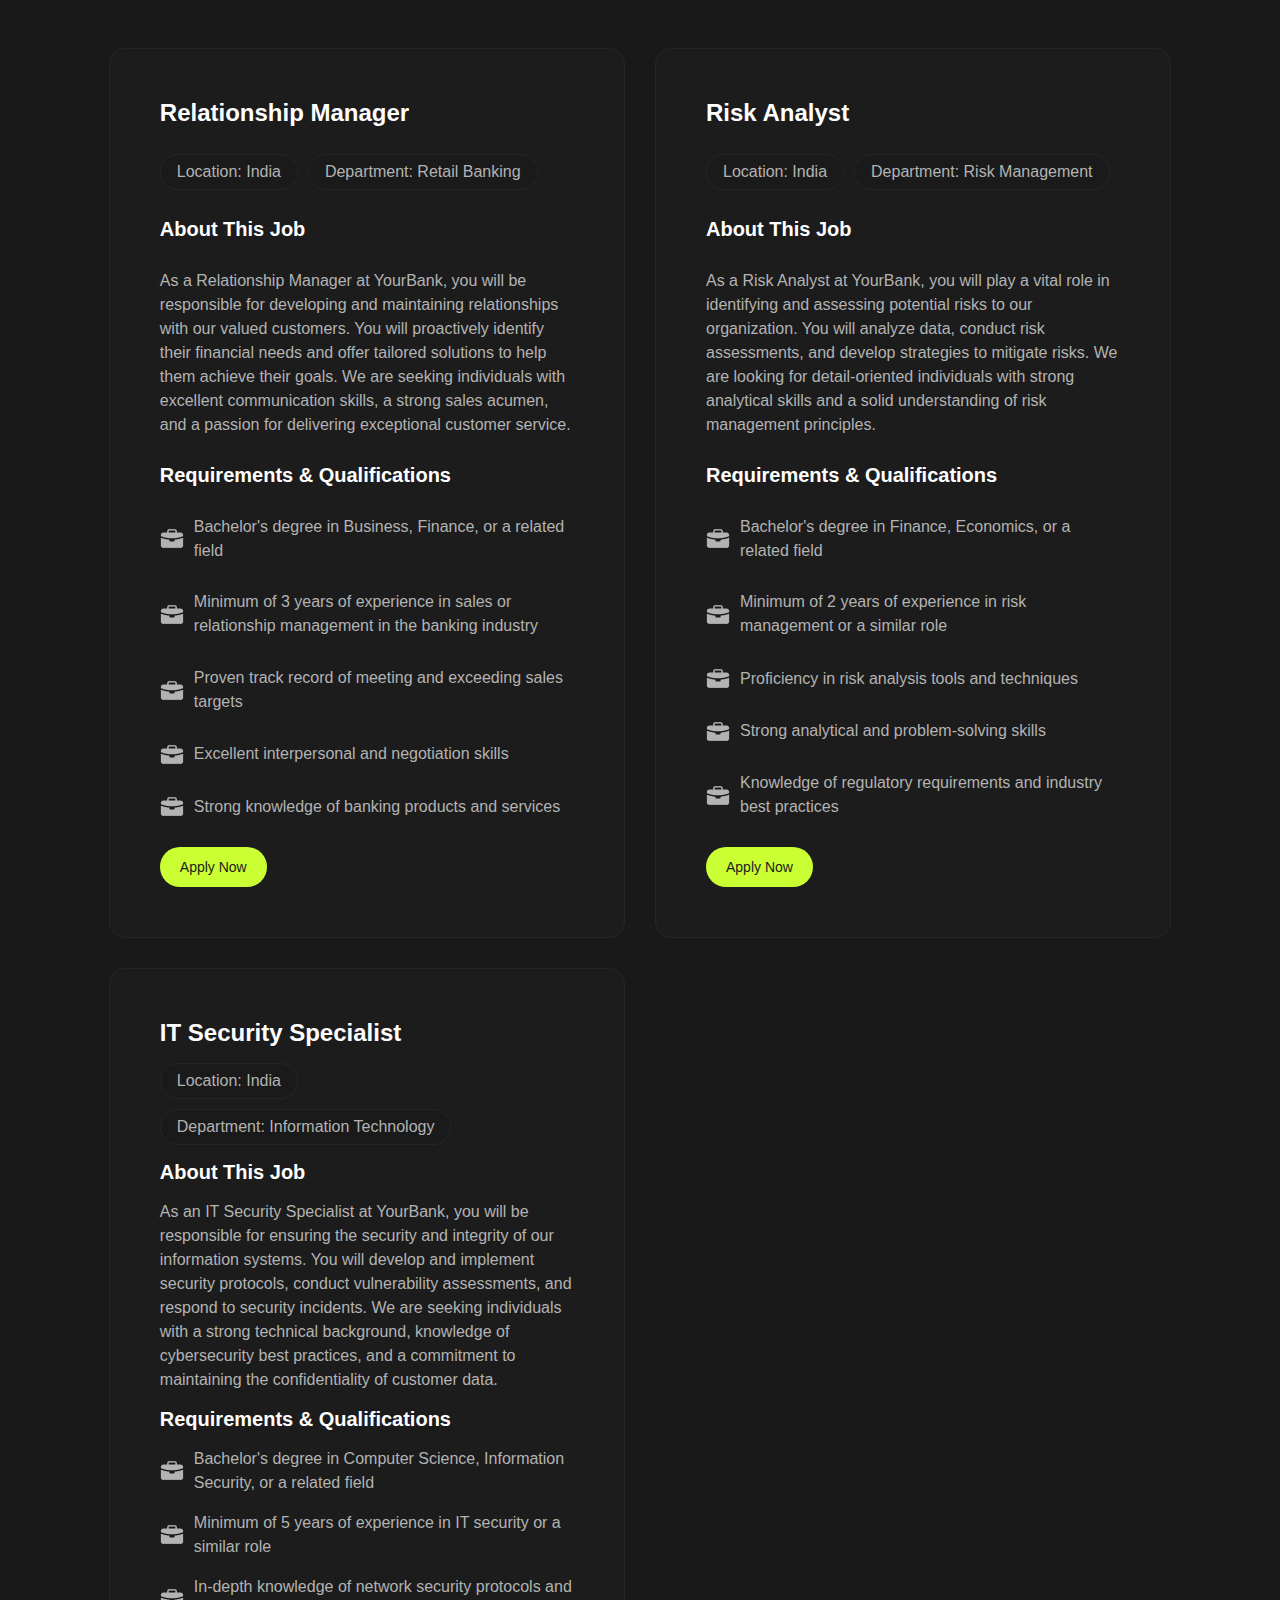
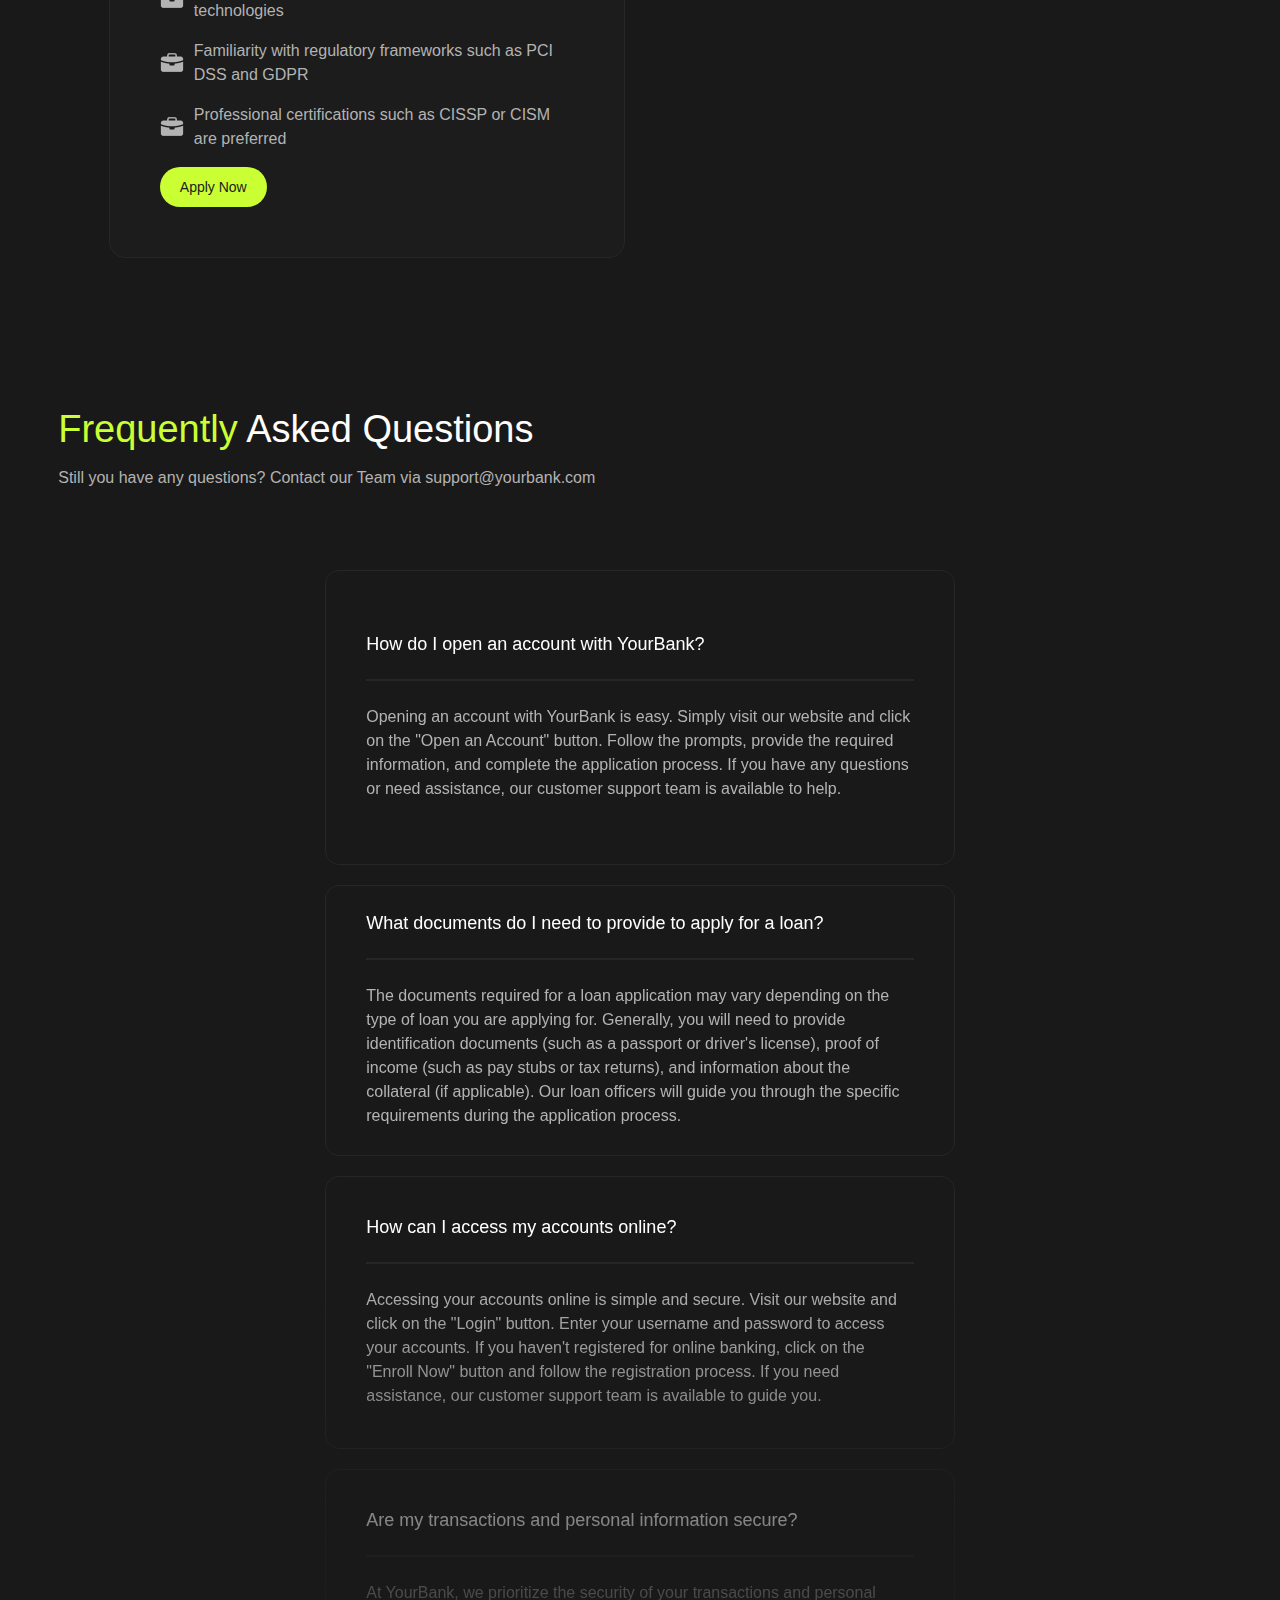
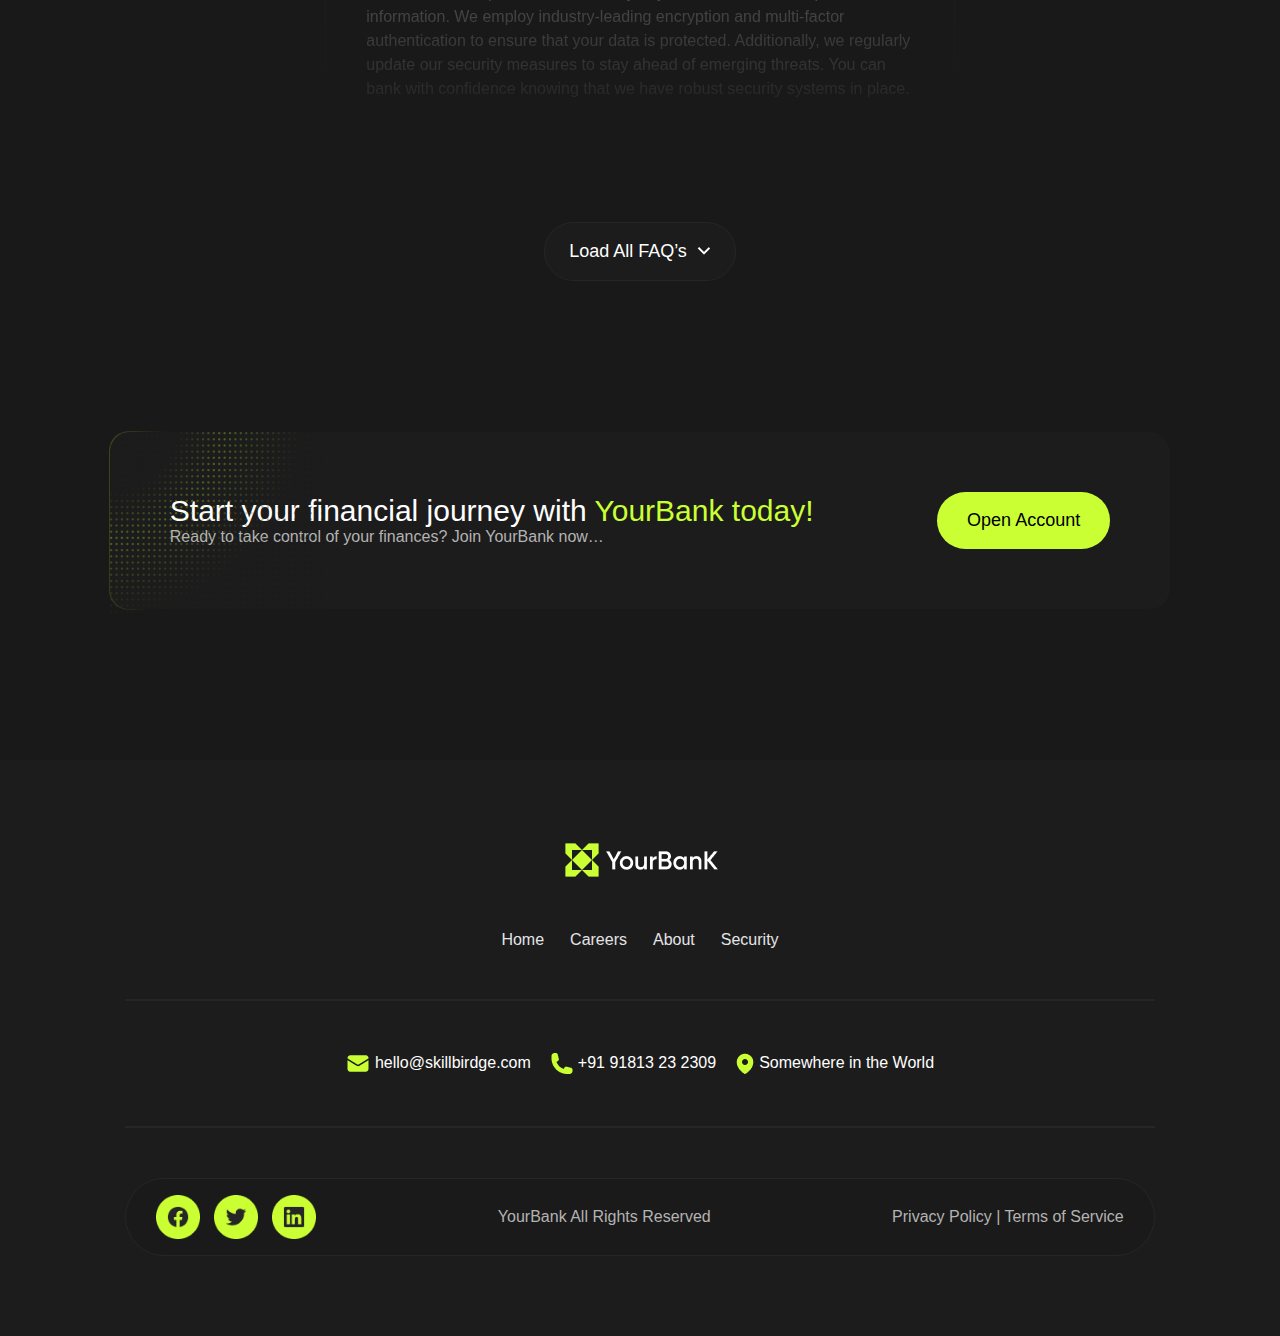
<file: Careers.html>
<!DOCTYPE html>
<html lang="en">

<head>
    <meta charset="UTF-8">
    <meta name="viewport" content="width=device-width, initial-scale=1.0">
    <link rel="stylesheet" href="style.css">
    <title>Document</title>
</head>

<body>
    <header>
        <div class="main">
            <img class="logo" src="img/Logo.png" alt="">
            <div class="center">
                <a href="index.html">Home</a>
                <a href="#" style="background-color: #262626;">Careers</a>
                <a href="About.html">About</a>
                <a href="Security.html">Security</a>
            </div>
            <div class="right">
                <a href="SignUp.html">Sign Up</a>
                <a href="Login.html">Login</a>
            </div>
            <div class="burger">
                <img src="img/Vector (Stroke) (2).svg" alt="">
            </div>
        </div>
    </header>

    <main>
        <section class="main-2-sec-1">
            <div class="main">
                <img class="bk" src="img/Abstract Design (1).png" alt="">
                <div>
                    <h1>Welcome to <span>YourBank</span> YourBank</h1>
                    <p>Join our team and embark on a rewarding journey in the banking industry. At YourBank, we are
                        committed to fostering a culture of excellence and providing opportunities for professional
                        growth. With a focus on innovation, customer service, and integrity, we strive to make a
                        positive impact in the lives of our customers and communities. Join us today and be a part of
                        our mission to shape the future of banking.</p>
                </div>
                <div>
                    <img class="photo" src="img/09df0da459ef95da573f28899964e73c2cab196a.png" alt="">
                    <img class="filtre" src="img/11c06654aa09fa4e51bb646c90107c2458ab6bae.png" alt="">
                </div>
            </div>
        </section>



        <section class="main-2-sec-2">
            <div class="top">
                <h1>Our <span>Values</span></h1>
                <p>At YourBank, our values form the foundation of our organization and guide our actions. We believe in
                    upholding the highest standards of integrity, delivering exceptional service, and embracing
                    innovation. These values define our culture and shape the way we work together to achieve our goals.
                </p>
            </div>

            <div class="bottom">
                <div>
                    <h1>Integrity</h1>
                    <p>We conduct ourselves with utmost honesty, transparency, and ethical behavior. We believe in doing
                        what is right for our customers, colleagues, and stakeholders, even when faced with difficult
                        choices.</p>
                </div>
                <div>
                    <h1>Customer Centricity</h1>
                    <p>Our customers are at the heart of everything we do. We are dedicated to understanding their
                        needs, providing personalized solutions, and delivering exceptional service that exceeds
                        expectations.</p>
                </div>
                <div>
                    <h1>Collaboration</h1>
                    <p>We foster a collaborative and inclusive work environment, where teamwork and diversity are
                        celebrated. By leveraging the unique strengths and perspectives of our employees, we drive
                        innovation and achieve greater success together.</p>
                </div>
                <div>
                    <h1>Innovation</h1>
                    <p>We embrace change and constantly seek innovative solutions to meet the evolving needs of our
                        customers. We encourage our employees to think creatively, challenge conventions, and explore
                        new ideas to drive the future of banking.</p>
                </div>
            </div>
        </section>

        <section class="main-2-sec-3">
            <div class="top">
                <h1>Our <span>Benefits</span></h1>
                <p>At YourBank, we value our employees and are dedicated to their well-being and success. We offer a
                    comprehensive range of benefits designed to support their personal and professional growth.
                </p>
            </div>

            <div class="bottom">
                <div class="box">
                    <div>
                        <img src="img/Icon Container (12).png" alt="">
                        <h4>Competitive Compensation</h4>
                    </div>
                    <p>We provide a competitive salary package that recognizes the skills and expertise of our
                        employees. YourBank believes in rewarding exceptional performance and offering opportunities for
                        financial growth.</p>
                </div>
                <div class="box">
                    <div>
                        <img src="img/Icon Container (13).png" alt="">
                        <h4>Health and Wellness</h4>
                    </div>
                    <p>We prioritize the health and well-being of our employees by providing comprehensive medical,
                        dental, and vision insurance plans. We also offer wellness programs, gym memberships, and
                        resources to support a healthy lifestyle.</p>
                </div>
                <div class="box">
                    <div>
                        <img src="img/Icon Container (14).png" alt="">
                        <h4>Retirement Planning</h4>
                    </div>
                    <p>YourBank is committed to helping employees plan for their future. We offer a retirement savings
                        plan with a generous employer match to help them build a secure financial foundation for the
                        long term.</p>
                </div>
                <div class="box">
                    <div>
                        <img src="img/Icon Container (15).png" alt="">
                        <h4>Work-Life Balance</h4>
                    </div>
                    <p>We understand the importance of maintaining a healthy work-life balance. YourBank offers flexible
                        work arrangements, paid time off, parental leave, and other programs that support employees in
                        managing their personal and professional commitments.</p>
                </div>
            </div>
        </section>

        <section class="main-2-sec-4">
            <div class="top">
                <h1><span>Job Openings</span></h1>
                <p>Explore exciting job openings at YourBank, where we value talent, innovation, and a passion for
                    customer service. Join our team and be part of shaping a brighter future in the banking industry
                </p>
            </div>

            <div class="bottom">
                <div class="box">
                    <h3>Relationship Manager</h3>
                    <div class="loc">
                        <div>Location: India</div>
                        <div>Department: Retail Banking</div>
                    </div>

                    <h4>About This Job</h4>
                    <p class="text">As a Relationship Manager at YourBank, you will be responsible for developing and
                        maintaining
                        relationships with our valued customers. You will proactively identify their financial needs and
                        offer tailored solutions to help them achieve their goals. We are seeking individuals with
                        excellent communication skills, a strong sales acumen, and a passion for delivering exceptional
                        customer service.</p>

                    <h4>Requirements & Qualifications</h4>
                    <div class="req">
                        <img src="img/Icon (1).png" alt="">
                        <p>Bachelor's degree in Business, Finance, or a related field</p>
                    </div>
                    <div class="req">
                        <img src="img/Icon (1).png" alt="">
                        <p>Minimum of 3 years of experience in sales or relationship management in the banking industry
                        </p>
                    </div>
                    <div class="req">
                        <img src="img/Icon (1).png" alt="">
                        <p>Proven track record of meeting and exceeding sales targets</p>
                    </div>
                    <div class="req">
                        <img src="img/Icon (1).png" alt="">
                        <p>Excellent interpersonal and negotiation skills</p>
                    </div>
                    <div class="req">
                        <img src="img/Icon (1).png" alt="">
                        <p>Strong knowledge of banking products and services</p>
                    </div>

                    <button>Apply Now</button>
                </div>

                <div class="box">
                    <h3>Risk Analyst</h3>
                    <div class="loc">
                        <div>Location: India</div>
                        <div>Department: Risk Management</div>
                    </div>

                    <h4>About This Job</h4>
                    <p class="text">As a Risk Analyst at YourBank, you will play a vital role in identifying and
                        assessing potential
                        risks to our organization. You will analyze data, conduct risk assessments, and develop
                        strategies to mitigate risks. We are looking for detail-oriented individuals with strong
                        analytical skills and a solid understanding of risk management principles.</p>

                    <h4>Requirements & Qualifications</h4>
                    <div class="req">
                        <img src="img/Icon (1).png" alt="">
                        <p>Bachelor's degree in Finance, Economics, or a related field</p>
                    </div>
                    <div class="req">
                        <img src="img/Icon (1).png" alt="">
                        <p>Minimum of 2 years of experience in risk management or a similar role</p>
                    </div>
                    <div class="req">
                        <img src="img/Icon (1).png" alt="">
                        <p>Proficiency in risk analysis tools and techniques</p>
                    </div>
                    <div class="req">
                        <img src="img/Icon (1).png" alt="">
                        <p>Strong analytical and problem-solving skills</p>
                    </div>
                    <div class="req">
                        <img src="img/Icon (1).png" alt="">
                        <p>Knowledge of regulatory requirements and industry best practices</p>
                    </div>

                    <button>Apply Now</button>
                </div>

                <div class="box">
                    <h3>IT Security Specialist</h3>
                    <div class="loc">
                        <div>Location: India</div>
                        <div>Department: Information Technology</div>
                    </div>

                    <h4>About This Job</h4>
                    <p class="text">As an IT Security Specialist at YourBank, you will be responsible for ensuring the
                        security and
                        integrity of our information systems. You will develop and implement security protocols, conduct
                        vulnerability assessments, and respond to security incidents. We are seeking individuals with a
                        strong technical background, knowledge of cybersecurity best practices, and a commitment to
                        maintaining the confidentiality of customer data.</p>

                    <h4>Requirements & Qualifications</h4>
                    <div class="req">
                        <img src="img/Icon (1).png" alt="">
                        <p>Bachelor's degree in Computer Science, Information Security, or a related field</p>
                    </div>
                    <div class="req">
                        <img src="img/Icon (1).png" alt="">
                        <p>Minimum of 5 years of experience in IT security or a similar role</p>
                    </div>
                    <div class="req">
                        <img src="img/Icon (1).png" alt="">
                        <p>In-depth knowledge of network security protocols and technologies</p>
                    </div>
                    <div class="req">
                        <img src="img/Icon (1).png" alt="">
                        <p>Familiarity with regulatory frameworks such as PCI DSS and GDPR</p>
                    </div>
                    <div class="req">
                        <img src="img/Icon (1).png" alt="">
                        <p>Professional certifications such as CISSP or CISM are preferred</p>
                    </div>

                    <button>Apply Now</button>
                </div>
            </div>
        </section>

        <section class="main-sec-5">
            <div class="top">
                <div>
                    <h1><span>Frequently</span> Asked Questions</h1>
                    <p>Still you have any questions? Contact our Team via support@yourbank.com</p>
                </div>
                <div></div>
            </div>


            <div class="bottom">
                <div class="box">
                    <h4>How do I open an account with YourBank?</h4>
                    <div class="line"></div>
                    <p>Opening an account with YourBank is easy. Simply visit our website and click on the "Open an
                        Account"
                        button. Follow the prompts, provide the required information, and complete the application
                        process.
                        If you have any questions or need assistance, our customer support team is available to help.
                    </p>
                </div>
                <div class="box">
                    <h4>What documents do I need to provide to apply for a loan?</h4>
                    <div class="line"></div>
                    <p>The documents required for a loan application may vary depending on the type of loan you are
                        applying
                        for. Generally, you will need to provide identification documents (such as a passport or
                        driver's
                        license), proof of income (such as pay stubs or tax returns), and information about the
                        collateral
                        (if applicable). Our loan officers will guide you through the specific requirements during the
                        application process.</p>
                </div>
                <div class="box">
                    <h4>How can I access my accounts online?</h4>
                    <div class="line"></div>
                    <p>Accessing your accounts online is simple and secure. Visit our website and click on the "Login"
                        button. Enter your username and password to access your accounts. If you haven't registered for
                        online banking, click on the "Enroll Now" button and follow the registration process. If you
                        need
                        assistance, our customer support team is available to guide you.</p>
                </div>
                <div class="box">
                    <h4>Are my transactions and personal information secure?</h4>
                    <div class="line"></div>
                    <p>At YourBank, we prioritize the security of your transactions and personal information. We employ
                        industry-leading encryption and multi-factor authentication to ensure that your data is
                        protected.
                        Additionally, we regularly update our security measures to stay ahead of emerging threats. You
                        can
                        bank with confidence knowing that we have robust security systems in place.</p>
                </div>
            </div>


            <button>Load All FAQ’s <img src="img/Vector 9.png" alt=""></button>
        </section>

        <section class="main-sec-7">
            <div class="gradient-border">
                <div class="main">
                    <img src="img/Abstract Design (1).png" alt="">
                    <div>
                        <h1>Start your financial journey with <span>YourBank today!</span></h1>
                        <p>Ready to take control of your finances? Join YourBank now…</p>
                    </div>
                    <button>Open Account</button>
                </div>
            </div>
        </section>
    </main>

    <footer>
        <img class="logo" src="img/Logo.png" alt="">
        <div class="top">
            <a href="index.html">Home</a>
            <a href="Careers.html">Careers</a>
            <a href="About.html">About</a>
            <a href="Security.html">Security</a>
        </div>
        <div class="line"></div>
        <div class="center">
            <h4><img src="img/Icon.png" alt="">hello@skillbirdge.com</h4>
            <h4><img src="img/Vector (Stroke) (2).png" alt="">+91 91813 23 2309</h4>
            <h4><img src="img/Subtract.png" alt="">Somewhere in the World</h4>
        </div>
        <div class="line"></div>
        <div class="bottom">
            <div>
                <img src="img/Button.png" alt="">
                <img src="img/Button (1).png" alt="">
                <img src="img/Button (2).png" alt="">
            </div>
            <p class="first">YourBank All Rights Reserved</p>
            <p class="second">Privacy Policy | Terms of Service</p>
        </div>
    </footer>
</body>

</html>
</file>
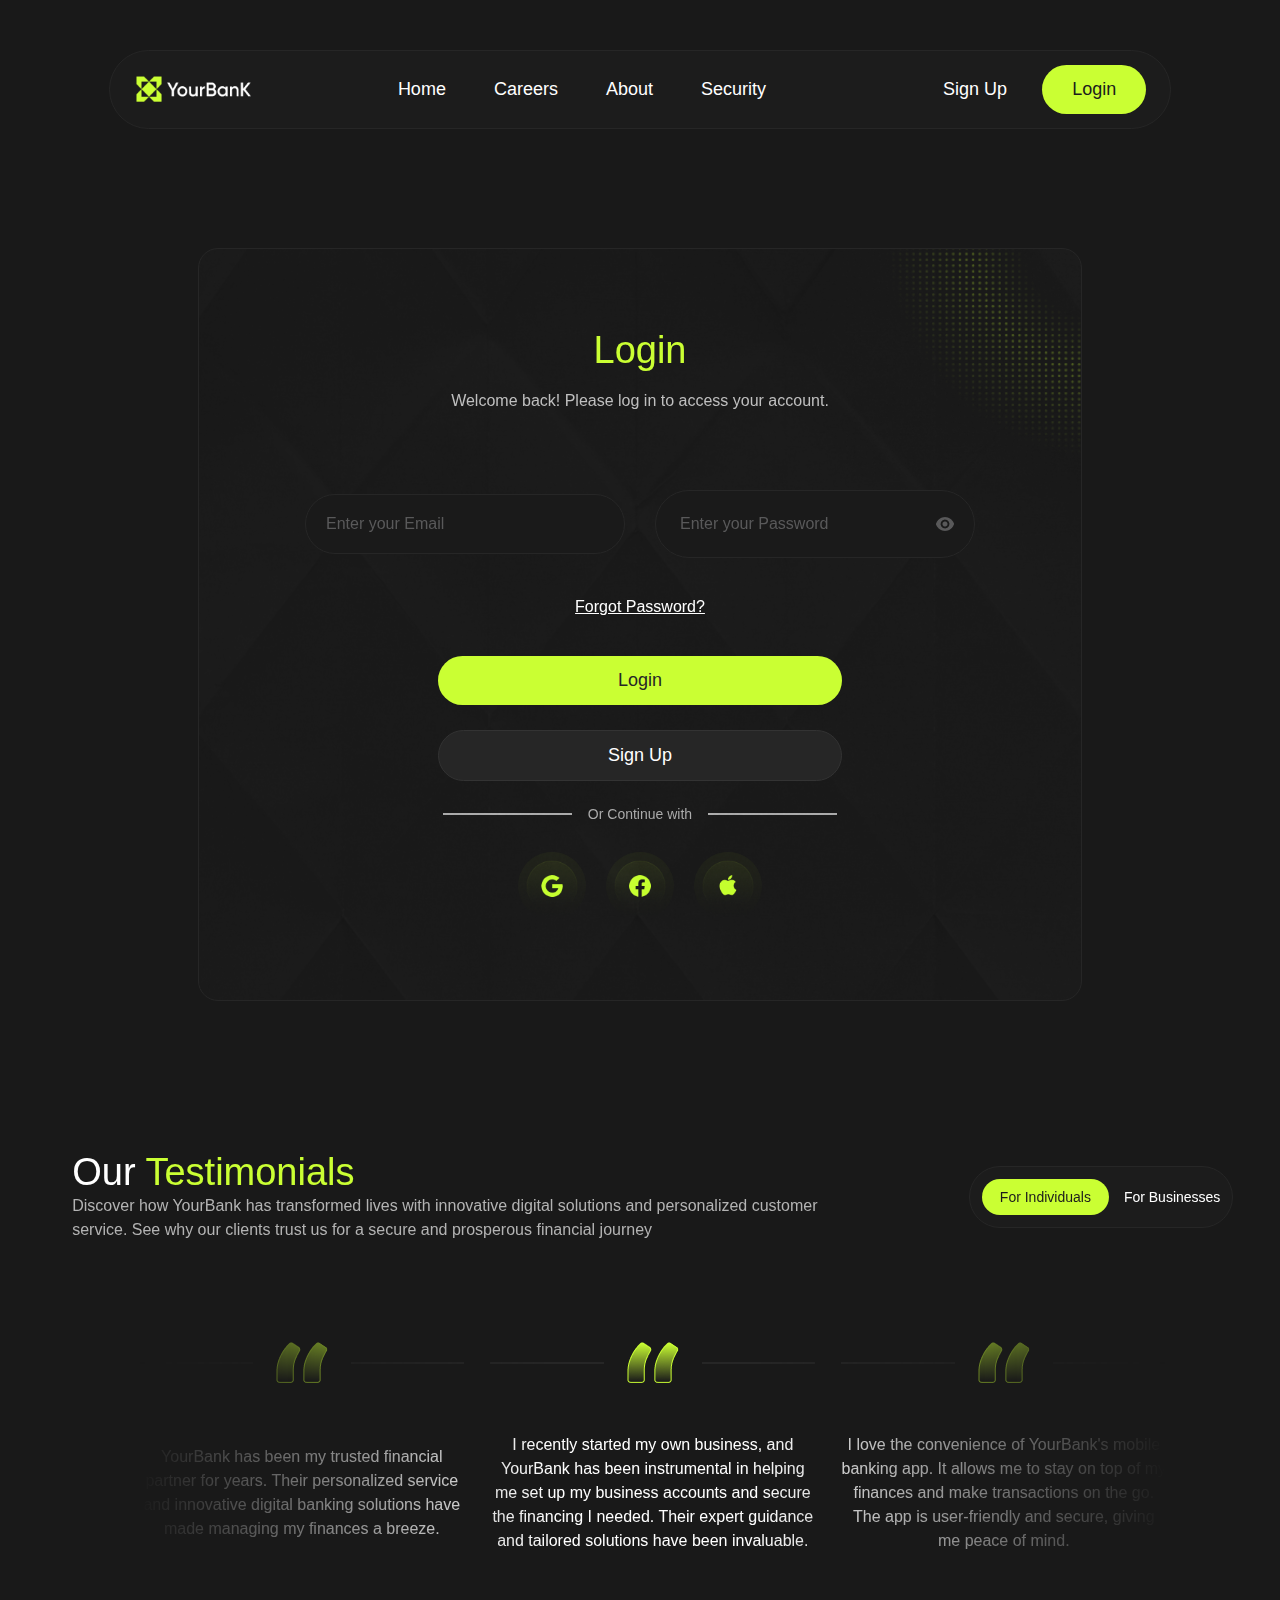
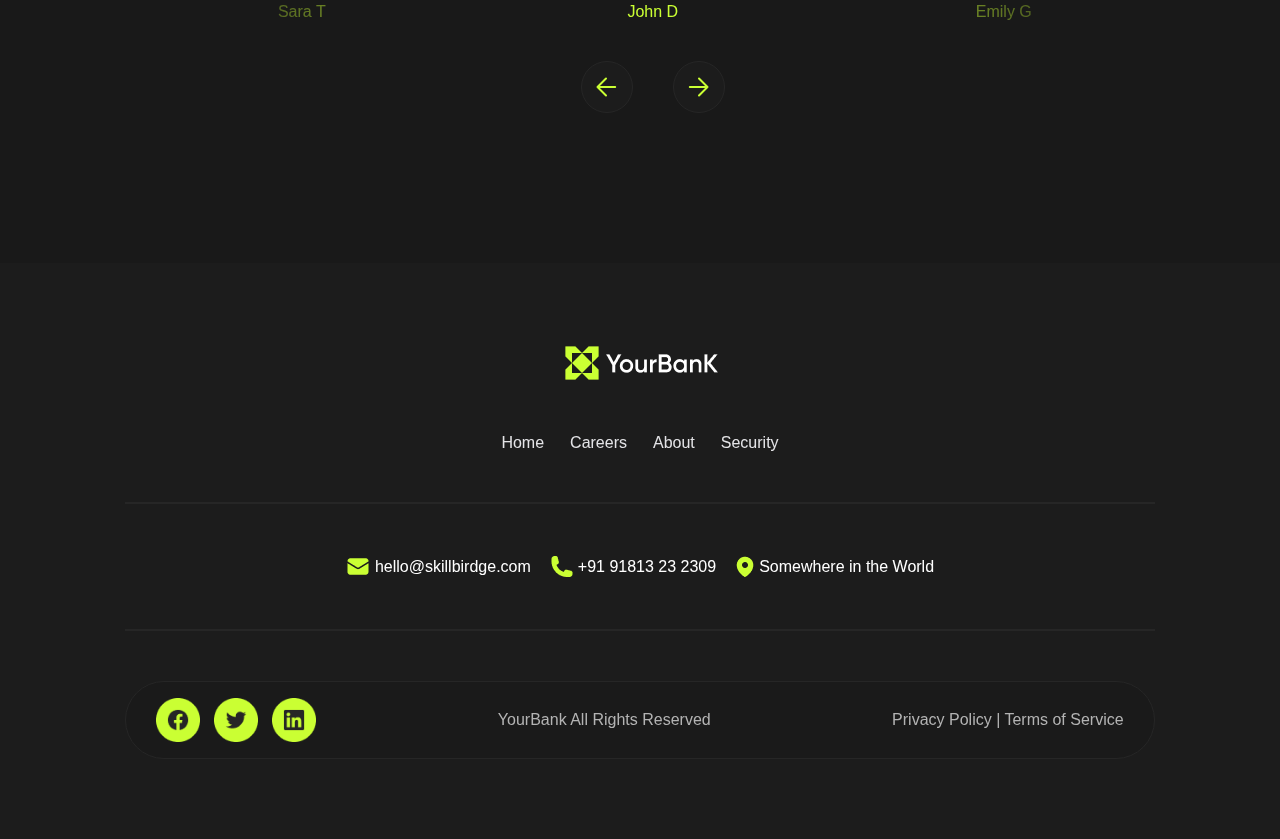
<file: Login.html>
<!DOCTYPE html>
<html lang="en">

<head>
    <meta charset="UTF-8">
    <meta name="viewport" content="width=device-width, initial-scale=1.0">
    <link rel="stylesheet" href="style.css">
    <title>Document</title>
</head>

<body>
    <header>
        <div class="main">
            <img class="logo" src="img/Logo.png" alt="">
            <div class="center">
                <a href="index.html">Home</a>
                <a href="Careers.html">Careers</a>
                <a href="About.html">About</a>
                <a href="Security.html">Security</a>
            </div>
            <div class="right">
                <a href="SignUp.html">Sign Up</a>
                <a href="#">Login</a>
            </div>
            <div class="burger">
                <img src="img/Vector (Stroke) (2).svg" alt="">
            </div>
        </div>
    </header>

    <main>

        <section class="log-in">
            <img class="filtre" src="img/11c06654aa09fa4e51bb646c90107c2458ab6bae.png" alt="">
            <img class="bk" src="img/Abstract Design (1).png" alt="">

            <div class="first">
                <h1>Login</h1>
                <p>Welcome back! Please log in to access your account.</p>
            </div>

            <form action="">
                <input type="email" name="email" id="email" placeholder="Enter your Email" required>
                <div class="input-wrapper">
                    <input type="password" name="password" id="password" placeholder="Enter your Password" required>
                    <span class="toggle-eye"></span>
                </div>
            </form>

            <a href="">Forgot Password?</a>

            <div class="buttons">
                <button>Login</button>
                <button>Sign Up</button>
            </div>


            <div class="second">
                <div></div>
                <p>Or Continue with</p>
                <div></div>
            </div>

            <div class="third">
                <img src="img/Icon Container (20).png" alt="">
                <img src="img/Icon Container (21).png" alt="">
                <img src="img/Icon Container (22).png" alt="">
            </div>
        </section>

        <section class="main-sec-6">
            <div class="top">
                <div class="left">
                    <h1>Our <span>Testimonials</span></h1>
                    <p>Discover how YourBank has transformed lives with innovative digital solutions and personalized
                        customer service. See why our clients trust us for a secure and prosperous financial journey</p>
                </div>
                <div class="right">
                    <div>For Individuals</div>
                    <div>For Businesses</div>
                </div>
            </div>


            <div class="bottom">
                <div class="arrow first">
                    <img src="img/Vector (1).svg" alt="">
                </div>

                <div class="main">
                    <div class="box left">
                        <div>
                            <div class="line"></div>
                            <img src="img/Text.png" alt="">
                            <div class="line"></div>
                        </div>
                        <p>YourBank has been my trusted financial partner for years. Their personalized service and
                            innovative digital banking solutions have made managing my finances a breeze.</p>
                        <h6>Sara T</h6>
                    </div>

                    <div class="box">
                        <div>
                            <div class="line"></div>
                            <img src="img/Text.png" alt="">
                            <div class="line"></div>
                        </div>
                        <p>I recently started my own business, and YourBank has been instrumental in helping me set up
                            my business accounts and secure the financing I needed. Their expert guidance and tailored
                            solutions have been invaluable.</p>
                        <h6>John D</h6>
                    </div>

                    <div class="box rigth">
                        <div>
                            <div class="line"></div>
                            <img src="img/Text.png" alt="">
                            <div class="line"></div>
                        </div>
                        <p>I love the convenience of YourBank's mobile banking app. It allows me to stay on top of my
                            finances and make transactions on the go. The app is user-friendly and secure, giving me
                            peace of mind.</p>
                        <h6>Emily G</h6>
                    </div>
                </div>

                <div class="arrow second">
                    <img src="img/Vector (1).svg" alt="" style="transform: rotate(180deg);">
                </div>
            </div>
    </main>

    <footer>
        <img class="logo" src="img/Logo.png" alt="">
        <div class="top">
            <a href="index.html">Home</a>
            <a href="Careers.html">Careers</a>
            <a href="About.html">About</a>
            <a href="Security.html">Security</a>
        </div>
        <div class="line"></div>
        <div class="center">
            <h4><img src="img/Icon.png" alt="">hello@skillbirdge.com</h4>
            <h4><img src="img/Vector (Stroke) (2).png" alt="">+91 91813 23 2309</h4>
            <h4><img src="img/Subtract.png" alt="">Somewhere in the World</h4>
        </div>
        <div class="line"></div>
        <div class="bottom">
            <div>
                <img src="img/Button.png" alt="">
                <img src="img/Button (1).png" alt="">
                <img src="img/Button (2).png" alt="">
            </div>
            <p class="first">YourBank All Rights Reserved</p>
            <p class="second">Privacy Policy | Terms of Service</p>
        </div>
    </footer>
</body>

</html>
</file>
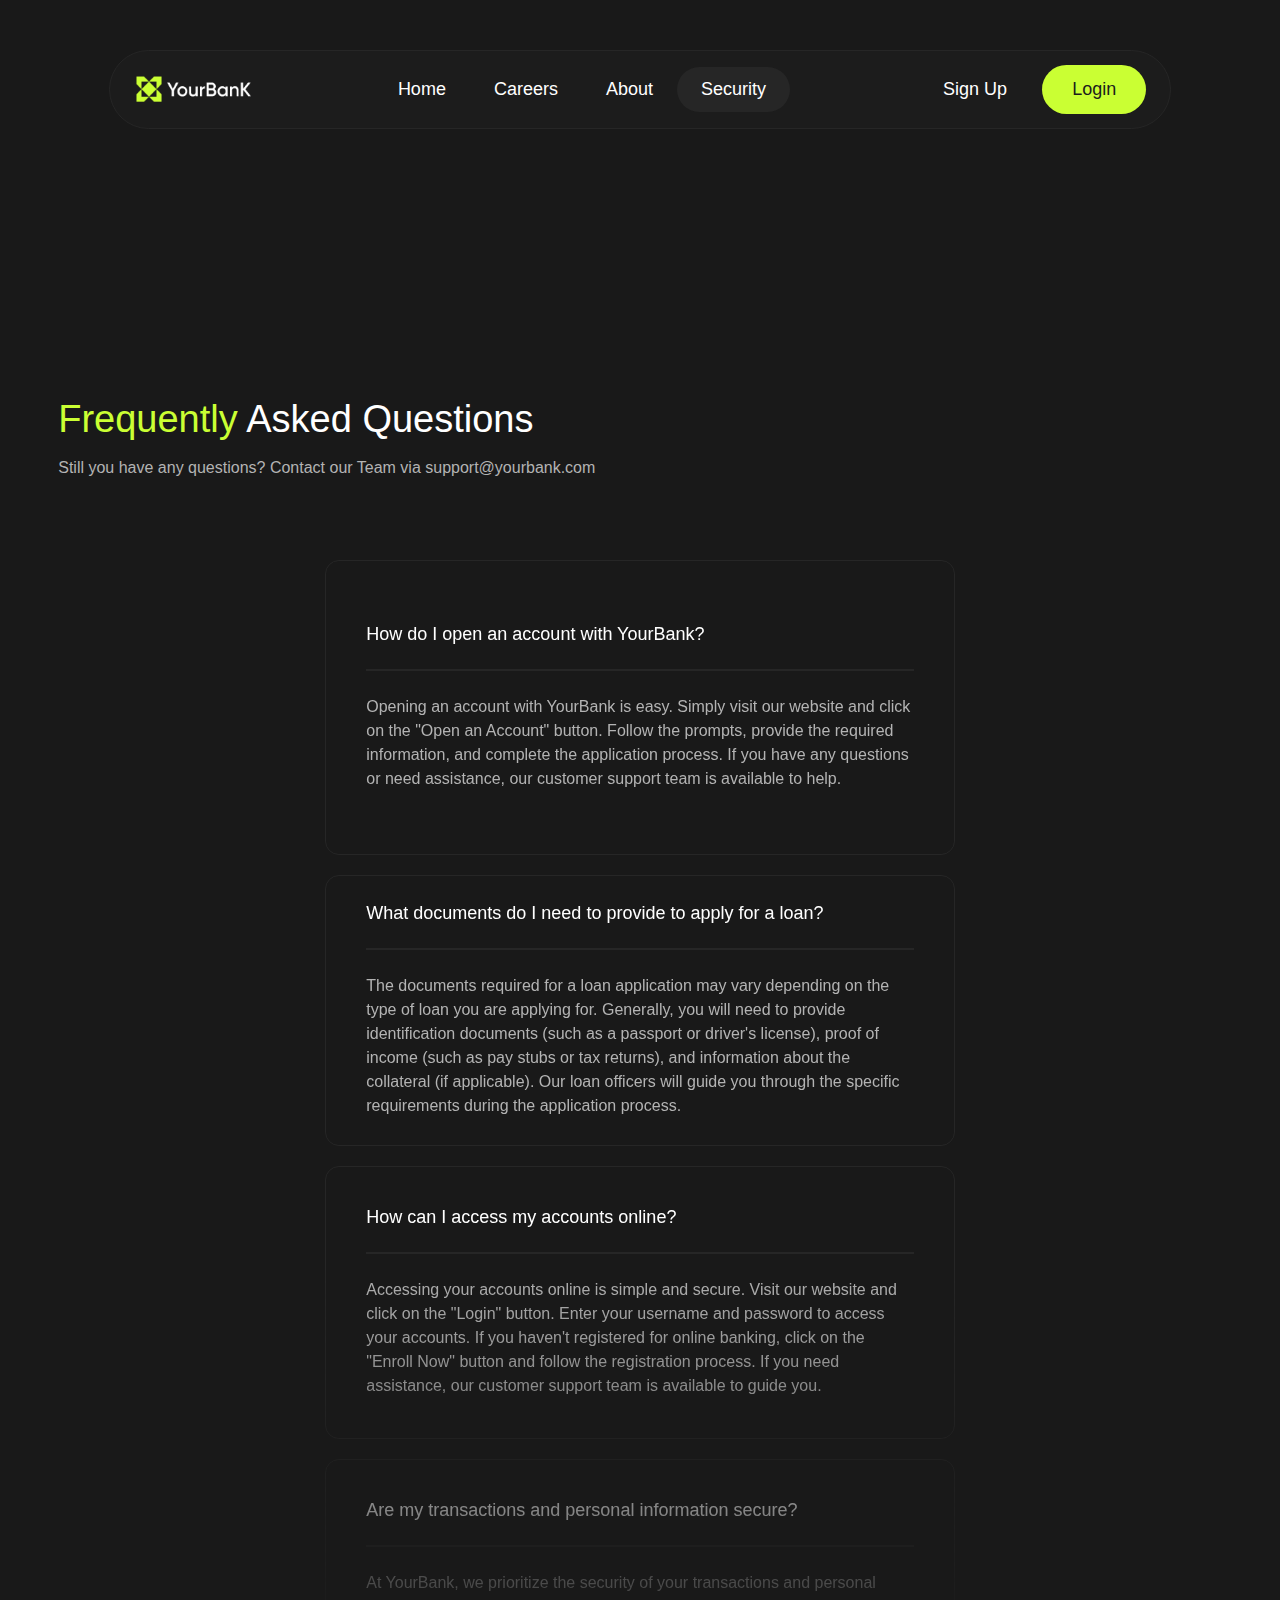
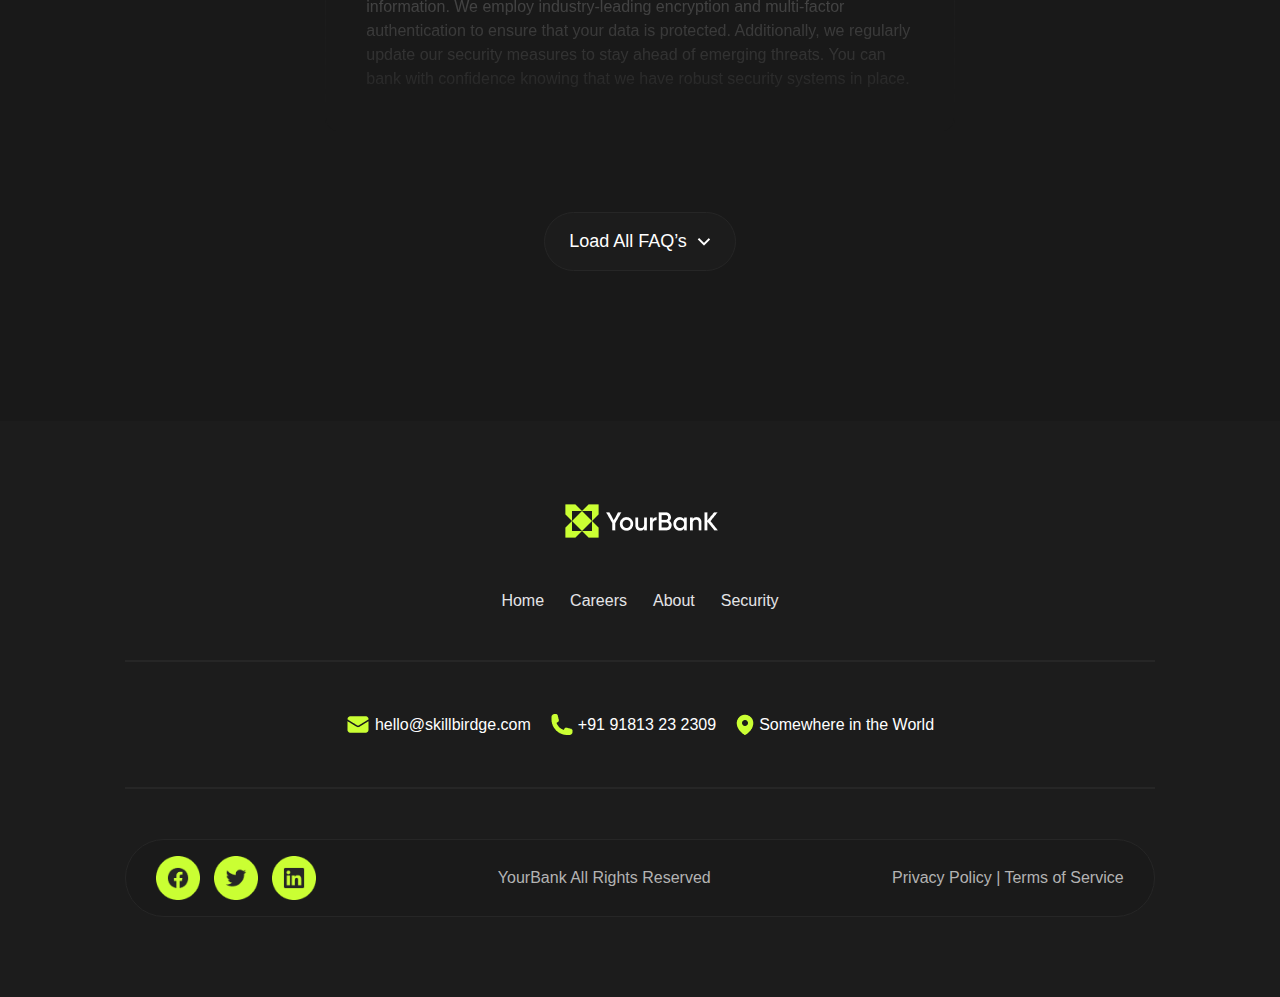
<file: Security.html>
<!DOCTYPE html>
<html lang="en">

<head>
    <meta charset="UTF-8">
    <meta name="viewport" content="width=device-width, initial-scale=1.0">
    <link rel="stylesheet" href="style.css">
    <title>Document</title>
</head>

<body>
    <header>
        <div class="main">
            <img class="logo" src="img/Logo.png" alt="">
            <div class="center">
                <a href="index.html">Home</a>
                <a href="Careers.html">Careers</a>
                <a href="About.html">About</a>
                <a href="#" style="background-color: #262626;">Security</a>
            </div>
            <div class="right">
                <a href="SignUp.html">Sign Up</a>
                <a href="Login.html">Login</a>
            </div>
            <div class="burger">
                <img src="img/Vector (Stroke) (2).svg" alt="">
            </div>
        </div>
    </header>

    <main>


        <section class="main-sec-5">
            <div class="top">
                <div>
                    <h1><span>Frequently</span> Asked Questions</h1>
                    <p>Still you have any questions? Contact our Team via support@yourbank.com</p>
                </div>
                <div></div>
            </div>


            <div class="bottom">
                <div class="box">
                    <h4>How do I open an account with YourBank?</h4>
                    <div class="line"></div>
                    <p>Opening an account with YourBank is easy. Simply visit our website and click on the "Open an
                        Account"
                        button. Follow the prompts, provide the required information, and complete the application
                        process.
                        If you have any questions or need assistance, our customer support team is available to help.
                    </p>
                </div>
                <div class="box">
                    <h4>What documents do I need to provide to apply for a loan?</h4>
                    <div class="line"></div>
                    <p>The documents required for a loan application may vary depending on the type of loan you are
                        applying
                        for. Generally, you will need to provide identification documents (such as a passport or
                        driver's
                        license), proof of income (such as pay stubs or tax returns), and information about the
                        collateral
                        (if applicable). Our loan officers will guide you through the specific requirements during the
                        application process.</p>
                </div>
                <div class="box">
                    <h4>How can I access my accounts online?</h4>
                    <div class="line"></div>
                    <p>Accessing your accounts online is simple and secure. Visit our website and click on the "Login"
                        button. Enter your username and password to access your accounts. If you haven't registered for
                        online banking, click on the "Enroll Now" button and follow the registration process. If you
                        need
                        assistance, our customer support team is available to guide you.</p>
                </div>
                <div class="box">
                    <h4>Are my transactions and personal information secure?</h4>
                    <div class="line"></div>
                    <p>At YourBank, we prioritize the security of your transactions and personal information. We employ
                        industry-leading encryption and multi-factor authentication to ensure that your data is
                        protected.
                        Additionally, we regularly update our security measures to stay ahead of emerging threats. You
                        can
                        bank with confidence knowing that we have robust security systems in place.</p>
                </div>
            </div>


            <button>Load All FAQ’s <img src="img/Vector 9.png" alt=""></button>
        </section>
    </main>

    <footer>
        <img class="logo" src="img/Logo.png" alt="">
        <div class="top">
            <a href="index.html">Home</a>
            <a href="Careers.html">Careers</a>
            <a href="About.html">About</a>
            <a href="Security.html">Security</a>
        </div>
        <div class="line"></div>
        <div class="center">
            <h4><img src="img/Icon.png" alt="">hello@skillbirdge.com</h4>
            <h4><img src="img/Vector (Stroke) (2).png" alt="">+91 91813 23 2309</h4>
            <h4><img src="img/Subtract.png" alt="">Somewhere in the World</h4>
        </div>
        <div class="line"></div>
        <div class="bottom">
            <div>
                <img src="img/Button.png" alt="">
                <img src="img/Button (1).png" alt="">
                <img src="img/Button (2).png" alt="">
            </div>
            <p class="first">YourBank All Rights Reserved</p>
            <p class="second">Privacy Policy | Terms of Service</p>
        </div>
    </footer>
</body>

</html>
</file>
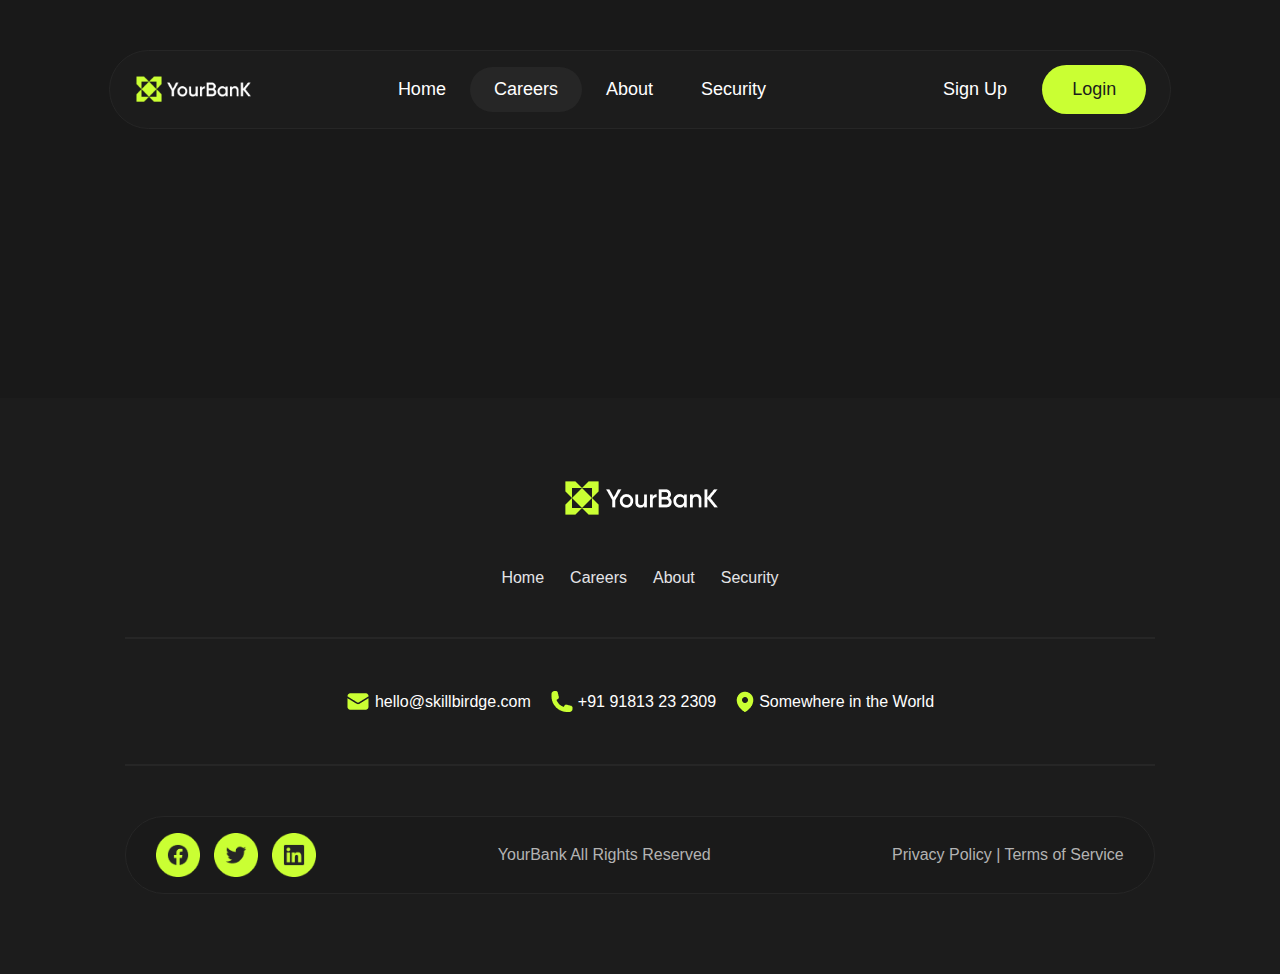
<file: SignUp.html>
<!DOCTYPE html>
<html lang="en">

<head>
    <meta charset="UTF-8">
    <meta name="viewport" content="width=device-width, initial-scale=1.0">
    <link rel="stylesheet" href="style.css">
    <title>Document</title>
</head>

<body>
    <header>
        <div class="main">
            <img class="logo" src="img/Logo.png" alt="">
            <div class="center">
                <a href="index.html">Home</a>
                <a href="Careers.html" style="background-color: #262626;">Careers</a>
                <a href="About.html">About</a>
                <a href="Security.html">Security</a>
            </div>
            <div class="right">
                <a href="#">Sign Up</a>
                <a href="Login.html">Login</a>
            </div>
            <div class="burger">
                <img src="img/Vector (Stroke) (2).svg" alt="">
            </div>
        </div>
    </header>

    <main>

    </main>

    <footer>
        <img class="logo" src="img/Logo.png" alt="">
        <div class="top">
            <a href="index.html">Home</a>
            <a href="Careers.html">Careers</a>
            <a href="About.html">About</a>
            <a href="Security.html">Security</a>
        </div>
        <div class="line"></div>
        <div class="center">
            <h4><img src="img/Icon.png" alt="">hello@skillbirdge.com</h4>
            <h4><img src="img/Vector (Stroke) (2).png" alt="">+91 91813 23 2309</h4>
            <h4><img src="img/Subtract.png" alt="">Somewhere in the World</h4>
        </div>
        <div class="line"></div>
        <div class="bottom">
            <div>
                <img src="img/Button.png" alt="">
                <img src="img/Button (1).png" alt="">
                <img src="img/Button (2).png" alt="">
            </div>
            <p class="first">YourBank All Rights Reserved</p>
            <p class="second">Privacy Policy | Terms of Service</p>
        </div>
    </footer>
</body>

</html>
</file>
<file: style.css>
:root {
  --h1FontSize: 48px;
  --pFontSize: 18px;
  --buttonFontSize: 18px;
}

@import url("https://fonts.googleapis.com/css2?family=Lexend:wght@100..900&display=swap");
* {
  margin: 0;
  padding: 0;
  box-sizing: border-box;
}

body {
  width: 100%;
  background-color: #191919;
  display: flex;
  flex-direction: column;
  align-items: center;
  position: relative;
  padding: 50px 0px;
  padding-bottom: 0px;
  font-family: "Lexend", sans-serif;
}

button {
  cursor: pointer;
}

.top-left {
  width: 759px;
  position: absolute;
  left: 0px;
  top: 0px;
  z-index: -1;
}

header {
  width: 100%;
  display: flex;
  justify-content: center;
  z-index: 100;
}

header .main {
  width: 83%;
  display: flex;
  justify-content: space-between;
  padding: 20px 34px;
  background-color: #1c1c1c;
  border-radius: 100px;
  border: 1px solid #262626;
  align-items: center;
  position: fixed;
}

header .main .logo {
  width: 155px;
}

header .main .center {
  display: flex;
  align-items: center;
}

header .main .center a {
  font-weight: 400;
  font-size: 18px;
  color: #ffffff;
  text-decoration: none;
  padding: 12px 24px;
  border-radius: 82px;
  border: none;
  transition: 0.2s all;
}

header .main .center a:hover {
  background-color: #262626;
}

header .main .right {
  display: flex;
  align-items: center;
  gap: 30px;
}

header .main .right a:first-of-type {
  font-weight: 400;
  font-size: 18px;
  color: #ffffff;
  text-decoration: none;
  transition: 0.2s all;
  padding: 14px 30px;
  border-radius: 82px;
  margin-right: -25px;
}

header .main .right a:first-of-type:hover {
  background-color: #262626;
}

header .main .right a:last-of-type {
  font-weight: 400;
  font-size: 18px;
  color: #1c1c1c;
  padding: 14px 30px;
  background-color: #caff33;
  border-radius: 82px;
  border: none;
  text-decoration: none;
  transition: 0.2s all;
}

header .main .right a:last-of-type:hover {
  background-color: #8cb124;
}

header .burger {
  background-color: #caff33;
  width: 56px;
  height: 40px;
  display: flex;
  justify-content: center;
  align-items: center;
  border-radius: 100px;
  display: none;
}

header .burger img {
  width: 28px;
  height: 28px;
}

main {
  width: 100%;
  display: flex;
  flex-direction: column;
  align-items: center;
  margin-top: 198px;
}

.main-sec-1 {
  width: 100%;
  display: flex;
  justify-content: space-evenly;
  align-items: start;
  padding: 0px 20px;
  margin-bottom: 250px;
}

.main-sec-1 .left {
  max-width: 750px;
  display: flex;
  flex-direction: column;
  align-items: start;
  gap: 14px;
}

.main-sec-1 .left div {
  display: flex;
  align-items: center;
  padding: 10px 20px;
  background-color: #262626;
  border-radius: 61px;
  gap: 6px;
  margin-bottom: 16px;
}

.main-sec-1 .left div img {
  width: 24px;
}

.main-sec-1 .left div p {
  font-weight: 300;
  font-size: 18px;
  color: #ffffff;
}

.main-sec-1 .left h1 {
  font-weight: 500;
  font-size: var(--h1FontSize);
  line-height: 150%;
  color: #ffffff;
}

.main-sec-1 .left h1 span {
  color: #caff33;
}

.main-sec-1 .left p {
  font-weight: 300;
  font-size: var(--pFontSize);
  line-height: 150%;
  color: #e4e4e7;
}

.main-sec-1 .left button {
  padding: 18px 30px;
  background-color: #caff33;
  border: none;
  border-radius: 82px;
  font-weight: 400;
  font-size: var(--buttonFontSize);
  color: #1c1c1c;
  margin-top: 36px;
  transition: 0.2s all;
}

.main-sec-1 .left button:hover {
  background-color: #8cb124;
}

.main-sec-1 .rigth {
  display: flex;
  position: relative;
}

.main-sec-1 .rigth .top {
  background-color: #22251b;
  padding: 13.87px 17.34px;
  border-radius: 10.4px;
  display: flex;
  gap: 8.67px;
  position: absolute;
  width: 188.5px;
  height: 75.6px;
  align-items: center;
  justify-content: center;
  z-index: 5;
  left: -65px;
  top: -50px;
}

.main-sec-1 .rigth .top div:first-of-type {
  display: flex;
  justify-content: center;
  align-items: center;
  width: 38px;
  height: 38px;
  background-color: #caff33;
  border-radius: 50%;
}

.main-sec-1 .rigth .top div:last-of-type {
  display: flex;
  flex-direction: column;
}

.main-sec-1 .rigth .top div:last-of-type h4 {
  font-size: 17.34px;
  font-weight: 400;
  color: #ffffff;
}

.main-sec-1 .rigth .top div:last-of-type p {
  font-size: 13.87px;
  color: #ffffff;
  font-weight: 300;
}

.main-sec-1 .super {
  width: 670px;
  position: relative;
  z-index: 1;
}

.main-sec-1 .gradient-border {
  width: 77.3%;
  padding: 1px;
  border-radius: 10.4px;
  background: linear-gradient(
      214.24deg,
      rgba(202, 255, 51, 0.2) 0%,
      rgba(202, 255, 51, 0) 11.24%
    ),
    linear-gradient(
      214.24deg,
      rgba(202, 255, 51, 0) 91.73%,
      rgba(202, 255, 51, 0.2) 99.95%
    );
  display: inline-block;
}

.main-sec-1 .gradient-border .center {
  background-color: #1a1a1a;
  border-radius: 10.4px;
  padding: 34.68px;
  display: flex;
  flex-direction: column;
  gap: 25px;
  color: #ffffff;
  position: relative;
  width: 515px;
  z-index: 3;
}

.main-sec-1 .center .first {
  display: flex;
  flex-direction: column;
  width: 100%;
  align-items: center;
  position: relative;
}

.main-sec-1 .center .first .box {
  display: flex;
  width: 100%;
  background-color: #1c1c1c;
  border: 0.87px solid #262626;
  padding: 13.87px 20.81px;
  border-radius: 10.4px;
  position: relative;
  align-items: center;
  justify-content: center;
  gap: 8.67px;
}

.main-sec-1 .center .first .box .left {
  background-color: #caff33;
  width: 38px;
  height: 38px;
  display: flex;
  justify-content: center;
  align-items: center;
  border-radius: 50%;
}

.main-sec-1 .center .first .box .right {
  width: 100%;
  display: flex;
  flex-direction: column;
  justify-content: center;
}

.main-sec-1 .center .first .box .right div {
  width: 100%;
  display: flex;
  justify-content: space-between;
}

.main-sec-1 .main {
  position: relative;
}

.main-sec-1 .main .arrows {
  position: absolute;
  top: 5px;
  z-index: 0;
  right: -30px;
}

.main-sec-1 .center .title {
  font-size: 17.34px;
  font-family: 500;
}

.main-sec-1 .third {
  width: 100%;
  display: grid;
  grid-template-columns: 1fr 1fr;
  grid-template-rows: 99px 78px;
}

.main-sec-1 .third .box {
  padding: 17.34px;
  display: flex;
  flex-direction: column;
  gap: 8.67px;
  background-color: #1c1c1c;
  border: 0.87px solid #262626;
  justify-content: center;
}

.main-sec-1 .third .box div {
  display: flex;
  gap: 5.84px;
  align-items: center;
}

.main-sec-1 .third img {
  width: 34.5px;
  height: 34.5px;
  border-radius: 50%;
}

.main-sec-1 .center button {
  background-color: #22251b;
  width: 100%;
  border-radius: 71.1px;
  border: none;
  font-weight: 400;
  font-size: 15.61px;
  color: #d1ff4d;
  padding: 13.87px 26.01px;
}

.main-sec-1 .lsat {
  display: flex;
  justify-content: space-between;
  align-items: center;
  color: #fff;
  background-color: #22251b;
  padding: 8.67px 8.67px 8.67px 20.81px;
  width: 370px;
  border-radius: 69.36px;
  position: absolute;
  right: 100px;
  bottom: -82px;
}

.main-sec-1 .lsat p {
  font-weight: 400;
  font-size: 15.61px;
}

.main-sec-1 .lsat .main {
  display: flex;
  justify-content: space-between;
  padding: 8.67px;
  border: 0.87px solid #262626;
  background-color: #1a1a1a;
  border-radius: 47.69px;
  gap: 6.94px;
}

.main-sec-1 .lsat .main div {
  width: 34.6px;
  height: 34.6px;
  border-radius: 50%;
  display: flex;
  justify-content: center;
  align-items: center;
  background-color: #262626;
}

.main-sec-2 {
  width: 100%;
  display: flex;
  flex-direction: column;
  gap: 100px;
  align-items: center;
}

.main-sec-2 .top {
  width: 100%;
  display: flex;
  justify-content: space-around;
  align-items: center;
  gap: 50px;
  flex-wrap: wrap;
}

.main-sec-2 .top .left {
  display: flex;
  flex-direction: column;
  max-width: 900px;
}

.main-sec-2 .top .left h1 {
  font-size: var(--h1FontSize);
  font-weight: 500;
  color: #fff;
}

.main-sec-2 .top .left h1 span {
  color: #caff33;
}

.main-sec-2 .top .left p {
  font-weight: 300;
  font-size: var(--pFontSize);
  color: #b3b3b3;
  line-height: 150%;
}

.main-sec-2 .top .right {
  padding: 14px;
  background-color: #1c1c1c;
  border: 1px solid #262626;
  border-radius: 82px;
  display: flex;
  align-items: center;
  justify-content: space-evenly;
  gap: 25px;
}

.main-sec-2 .top .right div:first-of-type {
  background-color: #caff33;
  padding: 14px 24px;
  color: #1c1c1c;
  font-size: var(--pFontSize);
  font-weight: 400;
  border-radius: 140px;
}

.main-sec-2 .top .right div:last-of-type {
  font-size: var(--pFontSize);
  font-weight: 400px;
  color: #ffffff;
}

.main-sec-2 .bottom {
  width: 100%;
  display: flex;
  align-items: center;
  gap: 50px;
  justify-content: center;
}

.main-sec-2 .bottom .line {
  height: 319px;
  border: 1px solid #262626;
}

.main-sec-2 .bottom .box {
  max-width: 465px;
  display: flex;
  flex-direction: column;
  align-items: center;
  text-align: center;
  color: #fff;
  gap: 20px;
}

.main-sec-2 .bottom .box img {
  width: 98px;
  height: 98px;
  margin-bottom: 10px;
}

.main-sec-2 .bottom .box h3 {
  font-size: 24px;
  font-weight: 400;
}

.main-sec-2 .bottom .box p {
  font-size: var(--pFontSize);
  color: #b3b3b3;
  font-weight: 300;
  line-height: 150%;
}

.main-sec-3 {
  width: 100%;
  display: flex;
  flex-direction: column;
  align-items: center;
  margin-top: 150px;
}

.main-sec-3 .top {
  color: #fff;
  display: flex;
  width: 100%;
  justify-content: space-around;
  gap: 200px;
  padding: 0px 20px;
}

.main-sec-3 .top div:first-of-type {
  display: flex;
  flex-direction: column;
  gap: 15px;
}

.main-sec-3 .top h1 {
  font-size: var(--h1FontSize);
  color: #caff33;
  font-weight: 500;
}

.main-sec-3 .top p {
  font-size: var(--pFontSize);
  color: #b3b3b3;
  font-weight: 300;
  line-height: 150%;
}

.main-sec-3 .center {
  margin-top: 110px;
  display: flex;
  width: 100%;
  justify-content: center;
  align-items: center;
  gap: 100px;
}

.main-sec-3 .center .left {
  padding: 50px;
  display: grid;
  grid-template-columns: 314px 314px;
  grid-template-rows: 222px 192px;
  justify-content: center;
  align-content: center;
  justify-items: center;
  align-items: center;
  position: relative;
  background-color: #1c1c1c;
  border-radius: 20px;
  color: #fff;
  gap: 20px;
}

.main-sec-3 .center .left .bk {
  position: absolute;
  top: 0;
  left: 0;
}

.main-sec-3 .center .left div {
  display: flex;
  flex-direction: column;
  align-items: center;
  justify-content: center;
  gap: 24px;
  background-color: #1a1a1a;
  border: 1px solid #262626;
  width: 100%;
  height: 100%;
  z-index: 2;
}

.main-sec-3 .center .right {
  max-width: 748px;
  color: #fff;
  display: flex;
  flex-direction: column;
  align-items: start;
  gap: 62px;
}

.main-sec-3 .center .right h3 {
  font-size: 30px;
  font-weight: 500;
  margin-bottom: -48px;
}

.main-sec-3 .center .right p {
  font-size: var(--pFontSize);
  font-weight: 300;
  color: #b3b3b3;
}

.main-sec-3 .center .right .boxs {
  width: 100%;
  display: flex;
  justify-content: space-between;
}

.main-sec-3 .center .right .boxs div {
  display: flex;
  flex-direction: column;
  align-items: start;
  width: 182px;
}

.main-sec-3 .center .right .boxs div h1 {
  font-size: 58px;
  font-weight: 500;
  color: #caff33;
}

.main-sec-3 .center .right .boxs div p {
  font-weight: 300;
  font-size: var(--pFontSize);
  line-height: 150%;
  color: #b3b3b3;
}

.main-sec-3 .center .right button {
  padding: 18px 24px;
  background-color: #1c1c1c;
  border: 1px solid #262626;
  border-radius: 82px;
  font-size: var(--pFontSize);
  font-weight: 400;
  color: #ffffff;
}

.main-sec-3 .bottom {
  margin-top: 110px;
  display: flex;
  flex-direction: row-reverse;
  width: 100%;
  justify-content: center;
  align-items: center;
  gap: 100px;
}

.main-sec-3 .bottom .left {
  padding: 50px;
  display: grid;
  grid-template-columns: 314px 314px;
  grid-template-rows: 222px 192px;
  justify-content: center;
  align-content: center;
  justify-items: center;
  align-items: center;
  position: relative;
  background-color: #1c1c1c;
  border-radius: 20px;
  color: #fff;
  gap: 20px;
}

.main-sec-3 .bottom .left .bk {
  position: absolute;
  transform: rotate(90deg);
  top: 0;
  right: 0;
}

.main-sec-3 .bottom .left div {
  display: flex;
  flex-direction: column;
  align-items: center;
  justify-content: center;
  gap: 24px;
  background-color: #1a1a1a;
  border: 1px solid #262626;
  width: 100%;
  height: 100%;
  z-index: 2;
}

.main-sec-3 .bottom .right {
  max-width: 748px;
  color: #fff;
  display: flex;
  flex-direction: column;
  align-items: start;
  gap: 62px;
}

.main-sec-3 .bottom .right h3 {
  font-size: 30px;
  font-weight: 500;
  margin-bottom: -48px;
}

.main-sec-3 .bottom .right p {
  font-size: var(--pFontSize);
  font-weight: 300;
  color: #b3b3b3;
}

.main-sec-3 .bottom .right .boxs {
  width: 100%;
  display: flex;
  justify-content: space-between;
}

.main-sec-3 .bottom .right .boxs div {
  display: flex;
  flex-direction: column;
  align-items: start;
  width: 182px;
}

.main-sec-3 .bottom .right .boxs div h1 {
  font-size: 58px;
  font-weight: 500;
  color: #caff33;
}

.main-sec-3 .bottom .right .boxs div p {
  font-weight: 300;
  font-size: var(--pFontSize);
  line-height: 150%;
  color: #b3b3b3;
}

.main-sec-3 .bottom .right button {
  padding: 18px 24px;
  background-color: #1c1c1c;
  border: 1px solid #262626;
  border-radius: 82px;
  font-size: var(--pFontSize);
  font-weight: 400;
  color: #ffffff;
}

.main-sec-4 {
  width: 100%;
  display: flex;
  flex-direction: column;
  align-items: center;
  margin-top: 150px;
  gap: 60px;
}

.main-sec-4 .top {
  color: #fff;
  display: flex;
  width: 100%;
  justify-content: space-around;
  gap: 150px;
  padding: 0px 20px;
}

.main-sec-4 .top div:first-of-type {
  display: flex;
  flex-direction: column;
  gap: 15px;
  max-width: 1200px;
}

.main-sec-4 .top h1 {
  font-size: var(--h1FontSize);
  color: #caff33;
  font-weight: 500;
}

.main-sec-4 .top p {
  font-size: var(--pFontSize);
  color: #b3b3b3;
  font-weight: 300;
  line-height: 150%;
}

.main-sec-4 .bottom {
  width: 100%;
  display: flex;
  align-items: start;
  justify-content: center;
  gap: 40px;
}

.main-sec-4 .bottom .aside {
  padding: 50px;
  display: flex;
  flex-direction: column;
  gap: 24px;
  border-radius: 10px;
  background-color: #1c1c1c;
}

.main-sec-4 .bottom .aside button {
  width: 208px;
  height: 63px;
  display: flex;
  padding: 18px 24px;
  justify-content: center;
  align-items: start;
  border: 1px solid #262626;
  border-radius: 100px;
  background-color: #26262600;
  color: #ffffff;
  font-size: var(--pFontSize);
  font-weight: 400;
}

.main-sec-4 .bottom .aside button:first-of-type {
  background-color: #1a1a1a;
  color: #caff33;
}

.main-sec-4 .bottom .boxs {
  display: grid;
  grid-template-columns: 614px 614px;
  grid-template-rows: 272px 272px;
  justify-content: center;
  align-content: center;
  justify-items: center;
  align-items: center;
  gap: 30px;
}

.main-sec-4 .bottom .boxs .box {
  display: flex;
  flex-direction: column;
  width: 100%;
  height: 100%;
  padding: 50px;
  border: 1px solid #262626;
  border-radius: 12px;
  gap: 30px;
  background-color: #1c1c1c;
  color: #fff;
}

.main-sec-4 .bottom .boxs .box div {
  width: 100%;
  display: flex;
  justify-content: space-between;
  align-items: center;
}

.main-sec-4 .bottom .boxs .box div h4 {
  font-size: 22px;
  font-weight: 400;
}

.main-sec-4 .bottom .boxs .box div img {
  width: 18.4px;
  height: 18.4px;
}

.main-sec-4 .bottom .boxs .box p {
  font-size: var(--pFontSize);
  color: #b3b3b3;
  font-weight: 300;
  line-height: 150%;
}

.main-sec-5 {
  margin-top: 150px;
  width: 100%;
  display: flex;
  flex-direction: column;
  align-items: center;
  gap: 80px;
}

.main-sec-5 .top {
  color: #fff;
  display: flex;
  width: 100%;
  justify-content: space-around;
  gap: 700px;
  padding: 0px 20px;
}

.main-sec-5 .top div:first-of-type {
  display: flex;
  flex-direction: column;
  gap: 15px;
}

.main-sec-5 .top h1 {
  font-size: var(--h1FontSize);
  color: #ffffff;
  font-weight: 500;
}

.main-sec-5 .top h1 span {
  color: #caff33;
}

.main-sec-5 .top p {
  font-size: var(--pFontSize);
  color: #b3b3b3;
  font-weight: 300;
  line-height: 150%;
}

.main-sec-5 .bottom {
  width: 100%;
  display: grid;
  grid-template-columns: 782.5px 782.5px;
  grid-template-rows: 347px 320px;
  justify-content: center;
  align-content: center;
  justify-items: center;
  align-items: center;
  gap: 30px;
  mask-image: linear-gradient(to bottom, rgb(0, 0, 0) 60%, rgba(0, 0, 0, 0));
}

.main-sec-5 .bottom .box {
  width: 100%;
  height: 100%;
  display: flex;
  flex-direction: column;
  justify-content: center;
  align-items: start;
  border: 1px solid #262626;
  border-radius: 14px;
  color: #fff;
  padding: 50px;
  gap: 30px;
}

.main-sec-5 .bottom .box .line {
  width: 100%;
  border: 1px solid #262626;
}

.main-sec-5 .bottom .box h4 {
  font-weight: 500;
  font-size: 20px;
}

.main-sec-5 .bottom .box p {
  font-size: var(--pFontSize);
  font-weight: 300;
  line-height: 150%;
  color: #b3b3b3;
}

.main-sec-5 button {
  padding: 18px 24px;
  background-color: #1c1c1c;
  border: 1px solid #262626;
  border-radius: 100px;
  display: flex;
  gap: 10px;
  justify-content: center;
  align-items: center;
  color: #fff;
  font-size: 18px;
  font-weight: 400;
}

.main-sec-6 {
  margin-top: 150px;
  width: 100%;
  display: flex;
  flex-direction: column;
  align-items: center;
  padding-left: 2%;
}

.main-sec-6 .top {
  width: 100%;
  display: flex;
  justify-content: space-around;
  align-items: center;
  gap: 50px;
  flex-wrap: wrap;
}

.main-sec-6 .top .left {
  display: flex;
  flex-direction: column;
  max-width: 900px;
}

.main-sec-6 .top .left h1 {
  font-size: var(--h1FontSize);
  font-weight: 500;
  color: #fff;
}

.main-sec-6 .top .left h1 span {
  color: #caff33;
}

.main-sec-6 .top .left p {
  font-weight: 300;
  font-size: var(--pFontSize);
  color: #b3b3b3;
  line-height: 150%;
}

.main-sec-6 .top .right {
  padding: 14px;
  background-color: #1c1c1c;
  border: 1px solid #262626;
  border-radius: 82px;
  display: flex;
  align-items: center;
  justify-content: space-evenly;
  gap: 25px;
}

.main-sec-6 .top .right div:first-of-type {
  background-color: #caff33;
  padding: 14px 24px;
  color: #1c1c1c;
  font-size: var(--pFontSize);
  font-weight: 400;
  border-radius: 140px;
}

.main-sec-6 .top .right div:last-of-type {
  font-size: var(--pFontSize);
  font-weight: 400px;
  color: #ffffff;
}

.main-sec-6 .bottom {
  margin-top: 100px;
  width: 100%;
  display: grid;
  grid-template-columns: 62px 1372px 62px;
  grid-template-rows: auto;
  justify-content: center;
  align-content: center;
  justify-items: center;
  align-items: center;
  gap: 50px;
}

.main-sec-6 .bottom .arrow {
  background-color: #1c1c1c;
  border: 1px solid #262626;
  width: 62px;
  height: 62px;
  display: flex;
  justify-content: center;
  align-items: center;
  border-radius: 50%;
}

.main-sec-6 .bottom .main {
  display: flex;
  justify-content: center;
  gap: 50px;
  mask-image: linear-gradient(to left, black 60%, transparent),
    linear-gradient(to right, black 60%, transparent);
  mask-composite: intersect;
}

.main-sec-6 .bottom .main .box {
  color: #fff;
  display: flex;
  flex-direction: column;
  gap: 50px;
  align-items: center;
  justify-content: space-between;
  text-align: center;
  width: 404px;
}

.main-sec-6 .bottom .main .box div {
  display: flex;
  align-items: center;
  justify-content: space-between;
  width: 100%;
}

.main-sec-6 .bottom .main .box div .line {
  width: 35%;
  border: 1px solid #262626;
}

.main-sec-6 .bottom .main .box p {
  font-size: var(--pFontSize);
  font-weight: 400;
  color: #ffffff;
  line-height: 150%;
}

.main-sec-6 .bottom .main .box h6 {
  font-size: var(--pFontSize);
  font-weight: 500;
  color: #caff33;
}

.main-sec-7 {
  margin-top: 150px;
  width: 100%;
  display: flex;
  justify-content: center;
}

/* გრადიენტიანი wrapper */
.gradient-border {
  width: 83%;
  padding: 1px; /* საზღვრის სისქე */
  border-radius: 20px;
  background: linear-gradient(
    95.43deg,
    rgba(202, 255, 51, 0.2) 0%,
    rgba(202, 255, 51, 0) 5.36%
  );
}

.gradient-border .main {
  width: 100%;
  padding: 80px;
  background: #1c1c1c;
  border-radius: 20px;
  color: #fff;
  position: relative;
  display: flex;
  justify-content: space-between;
  align-items: center;
  gap: 35px;
}

.gradient-border .main img {
  position: absolute;
  top: 0;
  left: 0;
}

.gradient-border .main h1 {
  font-size: 40px;
  font-weight: 400;
}

.gradient-border .main h1 span {
  color: #caff33;
}

.gradient-border .main p {
  color: #b3b3b3;
  font-size: var(--pFontSize);
  font-weight: 300;
  max-width: 1103px;
}

.gradient-border .main button {
  padding: 18px 30px;
  background: #caff33;
  border: none;
  font-size: 18px;
  font-weight: 400;
  border-radius: 100px;
}

footer {
  margin-top: 150px;
  width: 100%;
  display: flex;
  flex-direction: column;
  justify-content: center;
  align-items: center;
  padding: 80px 20px;
  background-color: #1c1c1c;
  gap: 50px;
}

footer .line {
  width: 83%;
  border: 1px solid #262626;
}

footer .top {
  display: flex;
  color: #e4e4e7;
  gap: 26px;
  flex-wrap: wrap;
}

footer .top a {
  text-decoration: none;
  font-size: var(--pFontSize);
  font-weight: 400;
  color: #e4e4e7;
}

footer .center {
  display: flex;
  justify-content: center;
  gap: 20px;
  flex-wrap: wrap;
}

footer .center h4 {
  color: #fff;
  display: flex;
  align-items: center;
  font-size: var(--pFontSize);
  font-weight: 400;
  gap: 5px;
}

footer .bottom {
  width: 83%;
  background-color: #1a1a1a;
  border: 1px solid #262626;
  display: flex;
  justify-content: space-between;
  align-items: center;
  padding: 16px 30px;
  gap: 20px;
  color: #b3b3b3;
  border-radius: 100px;
  flex-wrap: wrap;
}

footer .bottom div {
  display: flex;
  align-items: center;
  gap: 14px;
}

footer .bottom div img {
  width: 52px;
  height: 52px;
}

/*! ------ Careers ------ */

.main-2-sec-1 {
  width: 100%;
  display: flex;
  align-items: center;
  justify-content: center;
}

.main-2-sec-1 .main {
  width: 83%;
  padding: 50px;
  background-color: #1c1c1c;
  display: flex;
  align-items: start;
  position: relative;
  border-radius: 20px;
  overflow: hidden;
}

.main-2-sec-1 .main .bk {
  transform: rotate(90deg);
  position: absolute;
  width: 31%;
  top: -10px;
  right: 13px;
  z-index: 0;
}

.main-2-sec-1 .main div:first-of-type {
  padding: 80px;
  border-radius: 20px 0px 80px 20px;
  background-color: #1a1a1a;
  position: absolute;
  display: flex;
  flex-direction: column;
  gap: 23px;
  z-index: 5;
}

.main-2-sec-1 .main div:first-of-type h1 {
  max-width: 631px;
  color: #fff;
  font-size: calc(var(--h1FontSize) + 10px);
  font-weight: 500;
}

.main-2-sec-1 .main div:first-of-type h1 span {
  color: #caff33;
}

.main-2-sec-1 .main div:first-of-type p {
  max-width: 631px;
  color: #b3b3b3;
  font-size: 300;
  line-height: 150%;
  font-size: var(--pFontSize);
}

.main-2-sec-1 .main div:last-of-type {
  width: 100%;
  position: relative;
  display: flex;
  right: -35%;
}

.main-2-sec-1 .main div:last-of-type .photo {
  width: 968px;
  filter: grayscale(100%);
  border-radius: 16px;
}

.main-2-sec-1 .main div:last-of-type .filtre {
  width: 968px;
  position: absolute;
  opacity: 0.5;
  filter: grayscale(100%);
  border-radius: 16px;
}

.main-2-sec-2 {
  margin-top: 150px;
  width: 100%;
  display: flex;
  flex-direction: column;
  align-items: center;
  color: #fff;
}

.main-2-sec-2 .top {
  width: 83%;
  display: flex;
  flex-direction: column;
  gap: 14px;
}

.main-2-sec-2 .top h1 {
  font-size: var(--h1FontSize);
  font-weight: 500;
}

.main-2-sec-2 .top h1 span {
  color: #caff33;
}

.main-2-sec-2 .top p {
  color: #b3b3b3;
  font-size: var(--pFontSize);
  font-weight: 300;
  line-height: 150%;
  max-width: 1200px;
}

.main-2-sec-2 .bottom {
  width: 83%;
  display: grid;
  grid-template-columns: 1fr 1fr;
  grid-template-rows: 198px 198px;
  gap: 80px;
  align-items: end;
  margin-top: 80px;
}

.main-2-sec-2 .bottom div {
  display: flex;
  flex-direction: column;
  padding: 0px 0px 0px 30px;
  gap: 30px;
  border-left: 1px solid #caff33;
}

.main-2-sec-2 .bottom div h1 {
  font-size: calc(var(--h1FontSize) + 10px);
  color: #4c4c4d;
  font-weight: 500;
  text-transform: capitalize;
}

.main-2-sec-2 .bottom div p {
  color: #b3b3b3;
  font-size: var(--pFontSize);
  font-weight: 300px;
}

.main-2-sec-3 {
  margin-top: 150px;
  width: 100%;
  display: flex;
  flex-direction: column;
  align-items: center;
  color: #fff;
}

.main-2-sec-3 .top {
  width: 83%;
  display: flex;
  flex-direction: column;
  gap: 14px;
}

.main-2-sec-3 .top h1 {
  font-size: var(--h1FontSize);
  font-weight: 500;
}

.main-2-sec-3 .top h1 span {
  color: #caff33;
}

.main-2-sec-3 .top p {
  color: #b3b3b3;
  font-size: var(--pFontSize);
  font-weight: 300;
  line-height: 150%;
  max-width: 1100px;
}

.main-2-sec-3 .bottom {
  width: 83%;
  display: grid;
  grid-template-columns: 1fr 1fr;
  grid-template-rows: 336px 336px;
  gap: 60px;
  align-items: center;
  margin-top: 80px;
}

.main-2-sec-3 .bottom .box {
  width: 100%;
  height: 100%;
  display: flex;
  flex-direction: column;
  border-radius: 50px 20px 50px 20px;
  padding: 50px;
  gap: 30px;
  align-items: start;
  justify-content: center;

  background: linear-gradient(
      267.5deg,
      #1c1c1c 40.67%,
      rgba(28, 28, 28, 0) 99.81%
    ),
    linear-gradient(
      106.06deg,
      rgba(202, 255, 51, 0.05) -29.45%,
      rgba(202, 255, 51, 0) 27.86%
    );
}

.main-2-sec-3 .bottom .box div {
  display: flex;
  align-items: center;
  gap: 20px;
}

.main-2-sec-3 .bottom .box div h4 {
  font-size: 24px;
  font-weight: 400;
}

.main-2-sec-3 .bottom .box p {
  color: #b3b3b3;
  font-size: var(--pFontSize);
  font-weight: 300;
  line-height: 150%;
}

.main-2-sec-4 {
  margin-top: 150px;
  width: 100%;
  display: flex;
  flex-direction: column;
  align-items: center;
  color: #fff;
}

.main-2-sec-4 .top {
  width: 83%;
  display: flex;
  flex-direction: column;
  gap: 14px;
}

.main-2-sec-4 .top h1 {
  font-size: var(--h1FontSize);
  font-weight: 500;
}

.main-2-sec-4 .top h1 span {
  color: #caff33;
}

.main-2-sec-4 .top p {
  color: #b3b3b3;
  font-size: var(--pFontSize);
  font-weight: 300;
  line-height: 150%;
  max-width: 1210px;
}

.main-2-sec-4 .bottom {
  width: 83%;
  display: grid;
  grid-template-columns: 1fr 1fr;
  grid-template-rows: 890px 890px;
  gap: 30px;
  align-items: center;
  margin-top: 80px;
}

.main-2-sec-4 .bottom .box {
  width: 100%;
  height: 100%;
  background-color: #1c1c1c;
  border: 1px solid #262626;
  display: flex;
  flex-direction: column;
  justify-content: space-between;
  align-items: start;
  padding: 50px;
  border-radius: 16px;
}

.main-2-sec-4 .bottom .box h3 {
  font-size: 30px;
  font-weight: 600;
}

.main-2-sec-4 .bottom .box .loc {
  display: flex;
  flex-wrap: wrap;
  gap: 10px;
}

.main-2-sec-4 .bottom .box .loc div {
  padding: 8px 16px;
  background-color: #1a1a1a;
  border: 1px solid #262626;
  border-radius: 68px;
  font-size: var(--pFontSize);
  font-weight: 300;
  color: #b3b3b3;
}

.main-2-sec-4 .bottom .box h4 {
  font-size: 24px;
  font-weight: 600;
}

.main-2-sec-4 .bottom .box p {
  font-size: var(--pFontSize);
  color: #b3b3b3;
  font-weight: 300;
  line-height: 150%;
}

.main-2-sec-4 .bottom .box .req {
  display: flex;
  gap: 10px;
  align-items: center;
}

.main-2-sec-4 .bottom .box button {
  background-color: #caff33;
  border-radius: 82px;
  padding: 16px 30px;
  font-size: 18px;
  font-weight: 500;
  color: #1c1c1c;
  border: none;
  transition: 0.2s all;
}

.main-2-sec-4 .bottom .box button:hover {
  background-color: #8cb124;
}

/*! ----- About ----- */

.main-2-sec-1 h4 {
  font-size: 20px;
  color: #ffffff;
  font-weight: 400;
}

.main-3-sec-1 {
  margin-top: 150px;
  width: 100%;
  display: flex;
  flex-direction: column;
  align-items: center;
  color: #fff;
}

.main-3-sec-1 .top {
  width: 83%;
  display: flex;
  flex-direction: column;
  gap: 14px;
}

.main-3-sec-1 .top h1 {
  font-size: var(--h1FontSize);
  color: #caff33;
  font-weight: 400;
}

.main-3-sec-1 .top p {
  font-size: var(--pFontSize);
  font-weight: 300;
  color: #b3b3b3;
  line-height: 150%;
}

.main-3-sec-1 .bottom {
  width: 83%;
  display: flex;
  flex-direction: column;
  align-items: center;
  justify-content: center;
}

.main-3-sec-1 .bottom .main1 {
  display: grid;
  grid-template-columns: 664px 932px;
  grid-template-rows: 621px;
  align-items: center;
  justify-items: center;
  position: relative;
}

.main-3-sec-1 .bottom .left {
  position: relative;
  width: 100%;
  height: 100%;
  display: flex;
  align-items: end;
  justify-content: center;
  background-color: #1c1c1c;
  border: 1px solid #262626;
  border-radius: 50px 50px 20px 20px;
}

.main-3-sec-1 .bottom .left img:first-of-type {
  position: absolute;
  width: 100%;
  height: 100%;
  z-index: 0;
}

.main-3-sec-1 .bottom .left img:last-of-type {
  width: 85%;
  height: 85%;
  z-index: 1;
  filter: grayscale(100%);
  border-radius: 50px 50px 0px 0px;
  object-fit: cover;
}

.main-3-sec-1 .bottom .right {
  display: flex;
  flex-direction: column;
  gap: 14px;
}

.main-3-sec-1 .bottom .right h4 {
  font-size: calc(var(--h1FontSize) - 10px);
  font-weight: 500;
}

.main-3-sec-1 .bottom .right p {
  font-size: var(--pFontSize);
  line-height: 150%;
  color: #b3b3b3;
  font-weight: 300;
}

.main-3-sec-1 .bottom .main2 {
  display: grid;
  grid-template-columns: 932px 664px;
  grid-template-rows: 664px;
  align-items: center;
  justify-items: center;
  position: relative;
  top: -100px;
}

.main-3-sec-1 .bottom .main1 .right {
  border-left: 1px solid #caff33;
  padding-left: 5%;
}

.main-3-sec-1 .bottom .main2 .right {
  border-right: 1px solid #caff33;
  padding-right: 5%;
}

.main-3-sec-2 {
  margin-top: 150px;
  width: 100%;
  display: flex;
  flex-direction: column;
  align-items: center;
  color: #fff;
}

.main-3-sec-2 .top {
  width: 83%;
  display: flex;
  flex-direction: column;
  gap: 14px;
}

.main-3-sec-2 .top h1 {
  font-size: var(--h1FontSize);
  color: #caff33;
  font-weight: 400;
}

.main-3-sec-2 .top p {
  color: #b3b3b3;
  font-weight: 400;
  line-height: 150%;
  font-size: var(--pFontSize);
}

.main-3-sec-2 .bottom {
  width: 83%;
  display: grid;
  grid-template-columns: 1fr 1fr;
  grid-template-rows: 798px 798px;
  justify-content: center;
  align-content: center;
  justify-items: center;
  align-items: center;
  gap: 30px;
  margin-top: 80px;
}

.main-3-sec-2 .bottom .main {
  padding: 30px;
  border-radius: 40px 40px 16px 16px;
  border: 1px solid #262626;
  background-color: #1c1c1c;
  width: 100%;
  height: 100%;
  display: flex;
  flex-direction: column;
  align-items: start;
  justify-content: center;
  gap: 51px;
}

.main-3-sec-2 .bottom .main img {
  width: 100%;
  height: 333px;
  object-fit: cover;
  border-radius: 30px 30px 12px 12px;
  filter: grayscale(100%);
}

.main-3-sec-2 .bottom .main h4 {
  font-size: 24px;
  font-weight: 400;
  line-height: 150%;
}

.main-3-sec-2 .bottom .main .box {
  display: flex;
  gap: 10px;
}

.main-3-sec-2 .bottom .main .box div {
  padding: 8px 16px;
  border: 1px solid #262626;
  background-color: #1a1a1a;
  border-radius: 68px;
  color: #b3b3b3;
  font-size: var(--pFontSize);
  font-weight: 300;
}

.main-3-sec-2 .bottom .main p {
  font-weight: 300;
  font-size: var(--pFontSize);
  color: #b3b3b3;
  line-height: 150%;
}

/*! ----- Security ----- */

.main-4-sec-1 {
  margin-top: 150px;
  width: 100%;
  display: flex;
  flex-direction: column;
  align-items: center;
  color: #fff;
}

.main-4-sec-1 .top {
  width: 83%;
  display: flex;
  flex-direction: column;
  gap: 14px;
}

.main-4-sec-1 .top h1 {
  font-size: var(--h1FontSize);
  color: #fff;
  font-weight: 400;
}

.main-4-sec-1 .top h1 span {
  color: #caff33;
}

.main-4-sec-1 .top p {
  font-size: var(--pFontSize);
  font-weight: 300;
  color: #b3b3b3;
  line-height: 150%;
  max-width: 1250px;
}

.main-4-sec-1 .bottom {
  width: 100%;
  display: flex;
  align-items: center;
  justify-content: center;
  margin-top: 115px;
}

.main-4-sec-1 .bottom .main {
  width: 83%;
  height: 630px;
  display: grid;
  grid-template-columns: 1fr 1fr;
  grid-template-rows: auto;
  justify-content: center;
  align-content: center;
  justify-items: center;
  align-items: center;
  gap: 30px;
  border-radius: 50px 50px 20px 20px;
  padding: 280px 90px 0px 90px;
  background: linear-gradient(
      267.5deg,
      #1c1c1c 40.67%,
      rgba(28, 28, 28, 0) 99.81%
    ),
    linear-gradient(
      106.06deg,
      rgba(202, 255, 51, 0.05) -29.45%,
      rgba(202, 255, 51, 0) 27.86%
    );
}

.main-4-sec-1 .bottom .main .box {
  display: flex;
  flex-direction: column;
  gap: 24px;
  padding: 50px;
  border-radius: 20px;
  border: 1px solid #262626;
  background: linear-gradient(
      267.5deg,
      #1c1c1c 40.67%,
      rgba(28, 28, 28, 0) 99.81%
    ),
    linear-gradient(
      106.06deg,
      rgba(202, 255, 51, 0.05) -29.45%,
      rgba(202, 255, 51, 0) 27.86%
    );
}

.main-4-sec-1 .bottom .main .box div {
  display: flex;
  gap: 20px;
  align-items: center;
}

.main-4-sec-1 .bottom .main .box div h4 {
  font-size: 24px;
  font-weight: 400;
  color: #fff;
}

.main-4-sec-1 .bottom .main .box p {
  font-size: var(#b3b3b3);
  font-weight: 300;
  color: #b3b3b3;
  line-height: 150%;
}

.main-4-sec-2 {
  margin-top: 290px;
}

/*! ----- login and sing up ----- */

.log-in {
  width: 69%;
  display: flex;
  position: relative;
  align-items: center;
  flex-direction: column;
  justify-content: center;
  background-color: #1c1c1c;
  border: 1px solid #262626;
  border-radius: 20px;
  overflow: hidden;
  padding: 100px 150px;
  color: #fff;
  gap: 80px;
  text-align: center;
}

.log-in .filtre {
  position: absolute;
  width: 100%;
  height: 100%;
  opacity: 30%;
  filter: grayscale(100%);
  mix-blend-mode: overlay;
  z-index: 0;
}

.log-in .bk {
  position: absolute;
  z-index: 1;
  transform: rotate(90deg);
  top: -8px;
  right: 0px;
  width: 26%;
}

.log-in .first {
  display: flex;
  flex-direction: column;
  gap: 20px;
  align-items: center;
  z-index: 2;
}

.log-in .first h1 {
  font-size: var(--h1FontSize);
  color: #caff33;
  font-weight: 500;
}

.log-in .first p {
  font-size: var(--pFontSize);
  color: #bfbfbf;
  font-weight: 300;
}

.log-in form {
  display: grid;
  grid-template-columns: 498px 498px;
  grid-template-rows: auto;
  align-items: center;
  justify-content: center;
  gap: 30px;
}

.log-in form input {
  background-color: #1a1a1a;
  border: 1px solid #262626;
  border-radius: 88px;
  padding: 24px;
  width: 100%;
  color: #59595a;
  font-size: var(--pFontSize);
  font-weight: 300;
  z-index: 2;
}

.input-wrapper {
  position: relative; /* parent reference */
  width: 100%;
}

.log-in form #password {
  background-color: #1a1a1a;
  border: 1px solid #262626;
  border-radius: 88px;
  padding: 24px 48px 24px 24px;
  width: 100%;
  color: #59595a;
  font-size: var(--pFontSize);
  font-weight: 300;
  z-index: 2;
}

.toggle-eye {
  position: absolute;
  right: 20px;
  top: 50%;
  transform: translateY(-50%);
  width: 20px;
  height: 20px;
  background: url("img/Icon (2).png") no-repeat center/contain;
  cursor: pointer;
}

.log-in form input::placeholder {
  color: #59595a;
  font-size: var(--pFontSize);
  font-weight: 300;
}

.log-in a {
  margin-top: -40px;
  z-index: 2;
  font-size: var(--pFontSize);
  font-weight: 400;
  color: #fff;
}

.log-in .buttons {
  margin-top: -40px;
  display: flex;
  flex-direction: column;
  width: 518px;
  gap: 25px;
  z-index: 2;
}

.log-in .buttons button:first-of-type {
  width: 100%;
  border-radius: 63px;
  padding: 14px 24px;
  background-color: #caff33;
  color: #262626;
  font-size: 18px;
  font-weight: 400;
  border: none;
  transition: 0.2s all;
}

.log-in .buttons button:first-of-type:hover {
  background-color: #8cb124;
}

.log-in .buttons button:last-of-type {
  width: 100%;
  border-radius: 63px;
  padding: 14px 24px;
  border: 1px solid #333333;
  background-color: #262626;
  color: #ffffff;
  font-size: 18px;
  font-weight: 400;
  transition: 0.2s all;
}

.log-in .buttons button:last-of-type:hover {
  background-color: #3b3b3b;
}

.log-in .second {
  margin-top: -55px;
  width: 518px;
  display: flex;
  align-items: center;
  justify-content: center;
  gap: 20px;
}

.log-in .second div {
  width: 32%;
  border: 1px solid #b3b3b3;
}

.log-in .second p {
  font-size: 18px;
  color: #b3b3b3;
  font-weight: 400;
}

.log-in .third {
  margin-top: -50px;
  display: flex;
  align-items: center;
  gap: 24px;
}

@media (max-width: 1537px) {
  :root {
    --h1FontSize: 38px;
    --pFontSize: 16px;
    --buttonFontSize: 14px;
  }
  footer .bottom div img {
    width: 44px;
    height: 44px;
  }
  .top-left {
    width: 546px;
  }
  header .main .logo {
    width: 117px;
  }
  header .main {
    padding: 14px 24px;
  }
  .main-sec-1 {
    justify-content: center;
    padding-left: 4%;
    flex-wrap: wrap;
  }
  .main-sec-1 .left div img {
    width: 16.25px;
    height: 16.25px;
  }
  .main-sec-1 .left div p {
    font-size: 14px;
  }
  .main-sec-1 .rigth {
    transform: scale(0.8);
  }
  .main-sec-1 .left {
    max-width: 590px;
  }
  .main-sec-2 {
    padding-left: 2%;
  }
  .main-sec-2 .top {
    justify-content: space-evenly;
  }
  .main-sec-2 .top .left {
    max-width: 800px;
  }
  .main-sec-1 {
    margin-bottom: 180px;
  }
  .main-sec-2 .top .right {
    padding: 12px;
    gap: 15px;
  }
  .main-sec-2 .top .right div:first-of-type {
    padding: 10px 18px;
    font-size: 14px;
  }
  .main-sec-2 .top .right div:last-of-type {
    font-size: 14px;
  }
  .main-sec-2 .bottom {
    gap: 40px;
  }
  .main-sec-2 .bottom .box {
    max-width: 350px;
  }
  .main-sec-3 .top {
    gap: 0px;
  }
  .main-sec-3 .content {
    gap: 50px;
  }
  .main-sec-3 .content .left {
    padding: 40px;
    grid-template-columns: 250px 250px;
    grid-template-rows: 174px 150px;
    gap: 10px;
  }
  .main-sec-3 .content .right {
    max-width: 568px;
    gap: 50px;
  }
  .main-sec-3 .content .right .boxs div {
    width: 136px;
  }
  .main-sec-3 .content .right .boxs div h1 {
    font-size: 40px;
  }
  .main-sec-3 .content .right button {
    padding: 14px 20px;
    font-size: 14px;
  }
  .main-sec-4 .top {
    gap: 190px;
  }
  .main-sec-4 .top div:first-of-type {
    max-width: 900px;
  }
  .main-sec-4 .bottom {
    gap: 20px;
  }
  .main-sec-4 .bottom .aside {
    padding: 40px;
    gap: 20px;
  }
  .main-sec-4 .bottom .aside button {
    width: 175px;
    height: 49px;
    padding: 14px 20px;
  }
  .main-sec-4 .bottom .boxs {
    display: grid;
    grid-template-columns: 497.5px 497.5px;
    grid-template-rows: 227px 227px;
  }
  .main-sec-4 .bottom .boxs .box {
    padding: 40px;
  }
  .main-sec-4 .bottom .boxs .box div h4 {
    font-size: 18px;
  }
  .main-sec-4 .bottom .boxs .box div img {
    width: 16px;
    height: 16px;
  }
  .main-sec-5 .top {
    gap: 550px;
  }
  .main-sec-5 .bottom {
    grid-template-columns: 629.5px 629.5px;
    grid-template-rows: 295px 271px;
    gap: 20px;
  }
  .main-sec-5 .bottom .box {
    padding: 40px;
    gap: 24px;
  }
  .main-sec-5 .bottom .box h4 {
    font-size: 18px;
  }
  .main-sec-6 .top {
    justify-content: space-evenly;
  }
  .main-sec-6 .top .left {
    max-width: 800px;
  }
  .main-sec-6 .top .right {
    padding: 12px;
    gap: 15px;
  }
  .main-sec-6 .top .right div:first-of-type {
    padding: 10px 18px;
    font-size: 14px;
  }
  .main-sec-6 .top .right div:last-of-type {
    font-size: 14px;
  }
  .main-sec-6 .bottom {
    grid-template-columns: 52px 1096px 52px;
    grid-template-rows: auto;
    gap: 40px;
  }
  .main-sec-6 .bottom .arrow {
    width: 52px;
    height: 52px;
  }
  .main-sec-6 .bottom .main {
    gap: 26px;
  }
  .main-sec-6 .bottom .main .box {
    width: 325px;
  }
  .main-sec-7 .main {
    justify-content: space-between;
    padding: 60px;
  }
  .gradient-border .main h1 {
    font-size: 30px;
  }

  .gradient-border .main .buttons {
    padding: 14px 20px;
    font-size: 14px;
  }

  /*! ----- careers ----- */

  .main-2-sec-1 .main div:first-of-type {
    padding: 60px;
    gap: 20px;
  }
  .main-2-sec-1 .main div:first-of-type h1 {
    max-width: 538px;
  }
  .main-2-sec-1 .main div:first-of-type p {
    max-width: 538px;
  }
  .main-2-sec-1 .main div:last-of-type {
    right: -39%;
  }
  .main-2-sec-1 .main div:last-of-type .photo {
    width: 715px;
  }
  .main-2-sec-1 .main div:last-of-type .filtre {
    width: 715px;
  }
  .main-2-sec-2 .top p {
    max-width: 1060px;
  }
  .main-2-sec-2 .bottom {
    gap: 60px;
    margin-top: 60px;
  }
  .main-2-sec-3 .bottom .box h4 {
    font-size: 20px;
  }
  .main-2-sec-4 .bottom .box h3 {
    font-size: 24px;
  }
  .main-2-sec-4 .bottom .box h4 {
    font-size: 20px;
  }
  .main-2-sec-4 .bottom .box button {
    font-size: 14px;
    padding: 12px 20px;
  }

  /*! ----- About ----- */

  .main-3-sec-1 .bottom .main1 {
    grid-template-columns: 545px 735px;
    grid-template-rows: 500px;
  }
  .main-3-sec-1 .bottom .main2 {
    grid-template-columns: 735px 545px;
    grid-template-rows: 500px;
    top: -25px;
  }
  .main-3-sec-2 .bottom {
    grid-template-rows: auto;
    gap: 20px;
  }
  .main-3-sec-2 .bottom .main {
    gap: 40px;
    padding: 24px;
  }
  .main-3-sec-2 .bottom .main h4 {
    font-size: 20px;
  }

  /*! ----- Security ----- */

  .main-4-sec-1 .bottom .main .box div img {
    width: 76px;
  }
  .main-4-sec-1 .bottom .main .box div h4 {
    font-size: 20px;
  }

  /*! ----- login and sing up ----- */

  .log-in {
    padding: 80px 200px;
  }
  .log-in form {
    grid-template-columns: 320px 320px;
  }
  .log-in form input {
    padding: 20px;
  }
  .log-in .buttons {
    width: 404px;
  }
  .log-in .buttons button {
    font-size: 14px;
  }
  .log-in .second {
    width: 404px;
    gap: 16px;
  }
  .log-in .second p {
    font-size: 14px;
  }
  .log-in .third {
    gap: 20px;
  }
  .log-in .third img {
    width: 68px;
  }
}

@media (max-width: 1335px) {
  .main-sec-1 .left {
    align-items: center;
  }
  .main-sec-1 .left p {
    text-align: center;
  }
  .main-sec-1 .left h1 {
    text-align: center;
  }
  .main-sec-2 .bottom {
    flex-wrap: wrap;
  }
  .main-sec-3 .content {
    flex-wrap: wrap;
  }
  .main-sec-4 .bottom {
    overflow-x: hidden;
    flex-wrap: wrap;
  }
  .main-sec-4 .bottom .aside {
    padding: 20px;
  }
  .main-sec-5 .bottom {
    grid-template-columns: 629.5px;
  }
  .main-sec-6 .bottom {
    grid-template-columns: 548px 548px;
    grid-template-rows: auto;
    gap: 40px;
  }
  .main-sec-6 .bottom .main {
    grid-column: 1/3;
    grid-row: 1/2;
  }
  .main-sec-6 .bottom .first {
    grid-column: 1/2;
    grid-row: 2/3;
    justify-self: end;
  }
  .main-sec-6 .bottom .second {
    grid-column: 2/3;
    grid-row: 2/3;
    justify-self: start;
  }

  /*! ----- careers ----- */

  .main-2-sec-1 .main {
    padding: 50px;
    padding-bottom: 200px;
    flex-direction: column;
    justify-content: center;
    align-items: center;
  }
  .main-2-sec-1 .main div:first-of-type {
    bottom: 0;
    margin-bottom: 40px;
    border-radius: 20px;
    gap: 14px;
    text-align: center;
    padding: 0px;
    width: 82%;
  }
  .main-2-sec-1 .main div:first-of-type h1 {
    max-width: 100%;
    padding: 24px;
  }
  .main-2-sec-1 .main div:first-of-type p {
    max-width: 100%;
    padding: 24px;
  }
  .main-2-sec-1 .main div:last-of-type {
    align-items: center;
    justify-content: center;
    right: 0;
  }
  .main-2-sec-1 .main div:last-of-type .photo {
    width: 90%;
  }
  .main-2-sec-1 .main div:last-of-type .filtre {
    width: 90%;
  }

  /*! ----- About ----- */

  .main-3-sec-1 .bottom .main1 {
    grid-template-columns: 1fr;
    grid-template-rows: 500px;
    gap: 60px;
  }
  .main-3-sec-1 .bottom .main2 {
    grid-template-columns: 1fr;
    grid-template-rows: 500px;
    top: 60px;
    gap: 60px;
  }
  .main-3-sec-1 .bottom .main2 .right {
    grid-column: 1/2;
    grid-row: 2/3;
  }
  .main-3-sec-1 .bottom .right {
    border-top: 1px solid #caff33;
    padding-top: 30px;
    text-align: center;
  }
  .main-3-sec-1 .bottom .main1 .right {
    border-left: none;
    padding-left: 0;
  }
  .main-3-sec-1 .bottom .main2 .right {
    border-right: none;
    padding-right: 0;
  }
}

@media (max-width: 1235px) {
  .main-sec-2 .bottom .line2 {
    display: none;
  }
  .main-sec-2 .bottom .third {
    padding-top: 30px;
    border-top: 2px solid #262626;
  }

  .main-sec-7 .main {
    flex-wrap: wrap;
    justify-content: center;
    text-align: center;
    padding: 30px;
  }

  /*! ----- careers ----- */

  .main-2-sec-3 .bottom {
    grid-template-columns: 1fr;
  }

  /*! ----- Security ----- */

  .main-4-sec-1 .bottom .main {
    grid-template-columns: 1fr;
    grid-template-rows: auto;
    padding: 480px 0px 0px 0px;
    background: #19191900;
    border: none;
  }
  .main-4-sec-2 {
    margin-top: 600px;
  }
}

@media (max-width: 1100px) {
  header .main .center {
    display: none;
  }
  header .main .right {
    display: none;
  }
  header .burger {
    display: flex;
  }
  .main-sec-1 {
    margin-bottom: 0px;
  }
  .main-sec-2 {
    padding: 0px 20px;
  }
  .main-sec-2 .top .left h1 {
    text-align: center;
  }
  .main-sec-2 .top .left p {
    text-align: center;
  }
  .main-sec-4 .bottom {
    flex-direction: column;
    align-items: center;
    gap: 20px;
  }
  .main-sec-4 .bottom .boxs {
    grid-template-columns: 366px;
    gap: 20px;
  }
  .main-sec-4 .bottom .boxs .box {
    padding: 30px;
  }
  .main-sec-4 .bottom .boxs .box div h4 {
    font-size: 18px;
  }
  .main-sec-4 .bottom .boxs .box div img {
    width: 16px;
    height: 16px;
  }
  .main-sec-3 div:first-of-type {
    text-align: center;
  }
  .main-sec-4 .top div:last-of-type {
    display: none;
  }
  .main-sec-4 div:first-of-type {
    text-align: center;
  }
  .main-sec-5 .top div:last-of-type {
    display: none;
  }
  .main-sec-5 div:first-of-type {
    text-align: center;
  }
  .main-sec-6 .bottom .main .left {
    display: none;
  }
  .main-sec-6 .bottom .main .rigth {
    display: none;
  }
  .main-sec-6 .top .left {
    text-align: center;
  }

  /*! ----- careers ----- */

  .main-2-sec-1 .main {
    padding: 25px;
    padding-bottom: 250px;
  }
  .main-2-sec-2 .top {
    text-align: center;
  }
  .main-2-sec-2 .bottom {
    grid-template-columns: 1fr;
    grid-template-rows: 152px 152px 152px 152px;
  }
  .main-2-sec-3 .top {
    text-align: center;
  }
  .main-2-sec-3 .bottom .box h4 {
    font-size: 18px;
  }
  .main-2-sec-3 .bottom {
    width: 100%;
    padding: 16px;
  }
  .main-2-sec-3 .bottom .box img {
    width: 72px;
  }
  .main-2-sec-4 .top {
    text-align: center;
  }
  .main-2-sec-4 .bottom {
    grid-template-columns: 1fr;
    grid-template-rows: 763px 763px 763px;
  }
  .main-2-sec-4 .bottom .box {
    padding: 24px;
  }

  /*! ----- About ----- */

  .main-3-sec-1 .top {
    text-align: center;
  }
  .main-3-sec-2 .top {
    text-align: center;
  }
  .main-3-sec-2 .bottom {
    width: 90%;
    grid-template-columns: 1fr;
  }

  /*! ----- Security ----- */

  .main-4-sec-1 .top {
    text-align: center;
  }

  /*! ----- login and sing up ----- */

  .log-in {
    padding: 30px;
  }
  .log-in form {
    width: 100%;
    grid-template-columns: 1fr;
  }
}

@media (max-width: 750px) {
  :root {
    --h1FontSize: 28px;
    --pFontSize: 14px;
    --buttonFontSize: 14px;
  }
  footer .line {
    width: 95%;
  }
  footer .bottom {
    border-radius: 12px;
    position: relative;
    height: 142px;
    padding-top: 50px;
    justify-content: center;
    width: 95%;
  }
  footer .bottom div {
    position: absolute;
    top: -22px;
  }
  .top-left {
    width: 360px;
  }
  header .main {
    padding: 14px 14px 14px 24px;
  }
  header .main .logo {
    width: 101px;
  }
  .main-sec-1 .rigth {
    transform: scale(0.5);
  }
  .main-sec-1 .left div {
    width: 260px;
    height: 40;
  }
  .main-sec-1 .left div img {
    width: 16.25px;
    height: 16.25px;
  }
  .main-sec-1 .left div p {
    font-size: 12px;
  }
  .main-sec-2 .bottom .line1 {
    display: none;
  }
  .main-sec-2 .bottom .second {
    padding-top: 30px;
    border-top: 2px solid #262626;
  }
  .main-sec-3 .content {
    gap: 50px;
    padding: 0px 20px;
  }
  .main-sec-3 .content .left {
    padding: 20px;
    grid-template-columns: 154px 154px;
    grid-template-rows: 160px 160px;
    gap: 10px;
  }
  .main-sec-3 .content .right {
    max-width: 568px;
    gap: 50px;
  }
  .main-sec-3 .content .right {
    align-items: center;
    text-align: center;
  }
  .main-sec-3 .content .right .boxs {
    flex-wrap: wrap;
    align-items: center;
    justify-content: center;
    row-gap: 60px;
  }
  .main-sec-3 .content .right .boxs div {
    width: 258px;
    align-items: center;
    justify-content: center;
  }
  .main-sec-3 .content .right .boxs div h1 {
    font-size: 40px;
  }
  .main-sec-3 .content .right button {
    padding: 14px 20px;
    font-size: 14px;
  }
  .main-sec-5 .bottom {
    grid-template-columns: 347px;
    grid-template-rows: 293px 356px 356px 356px;
  }
  .main-sec-5 .bottom .box {
    padding: 30px;
    gap: 20px;
  }
  .main-sec-5 .bottom .box h4 {
    font-size: 18px;
  }
  .main-sec-5 button {
    font-size: 14px;
  }
  .main-sec-7 .main {
    padding: 30px;
  }

  /*! ----- careers ----- */

  .main-2-sec-1 .main {
    padding: 14px;
    padding-bottom: 350px;
  }
  .main-2-sec-1 .main div:first-of-type {
    width: 87%;
  }
  .main-2-sec-1 .main .bk {
    top: 0;
    right: 0px;
  }
  .main-2-sec-4 .bottom {
    grid-template-columns: 1fr;
    grid-template-rows: 843px 843px 843px;
  }

  /*! ----- About ----- */

  .main-3-sec-1 .bottom .main1 {
    grid-template-rows: 329px;
  }
  .main-3-sec-1 .bottom .main2 {
    grid-template-rows: 329px;
  }

  /*! ----- Security ----- */

  .main-4-sec-2 {
    margin-top: 700px;
  }

  .main-4-sec-1 .bottom .main .box {
    gap: 18px;
    padding: 24px;
  }

  /*! ----- login and sing up ----- */

  .log-in {
    width: 90%;
  }
  .log-in .buttons {
    width: 298px;
  }
  .log-in .second {
    width: 298px;
    gap: 16px;
  }
  .log-in .second div {
    width: 25%;
  }
}

@media (max-width: 500px) {
  .main-sec-1 {
    overflow: hidden;
    margin-top: -50px;
  }
  .main-sec-1 .rigth {
    margin-left: 50px;
  }
  /*! ----- careers ----- */

  .main-2-sec-1 .main {
    padding: 25px;
    padding-bottom: 530px;
  }
}
</file>
